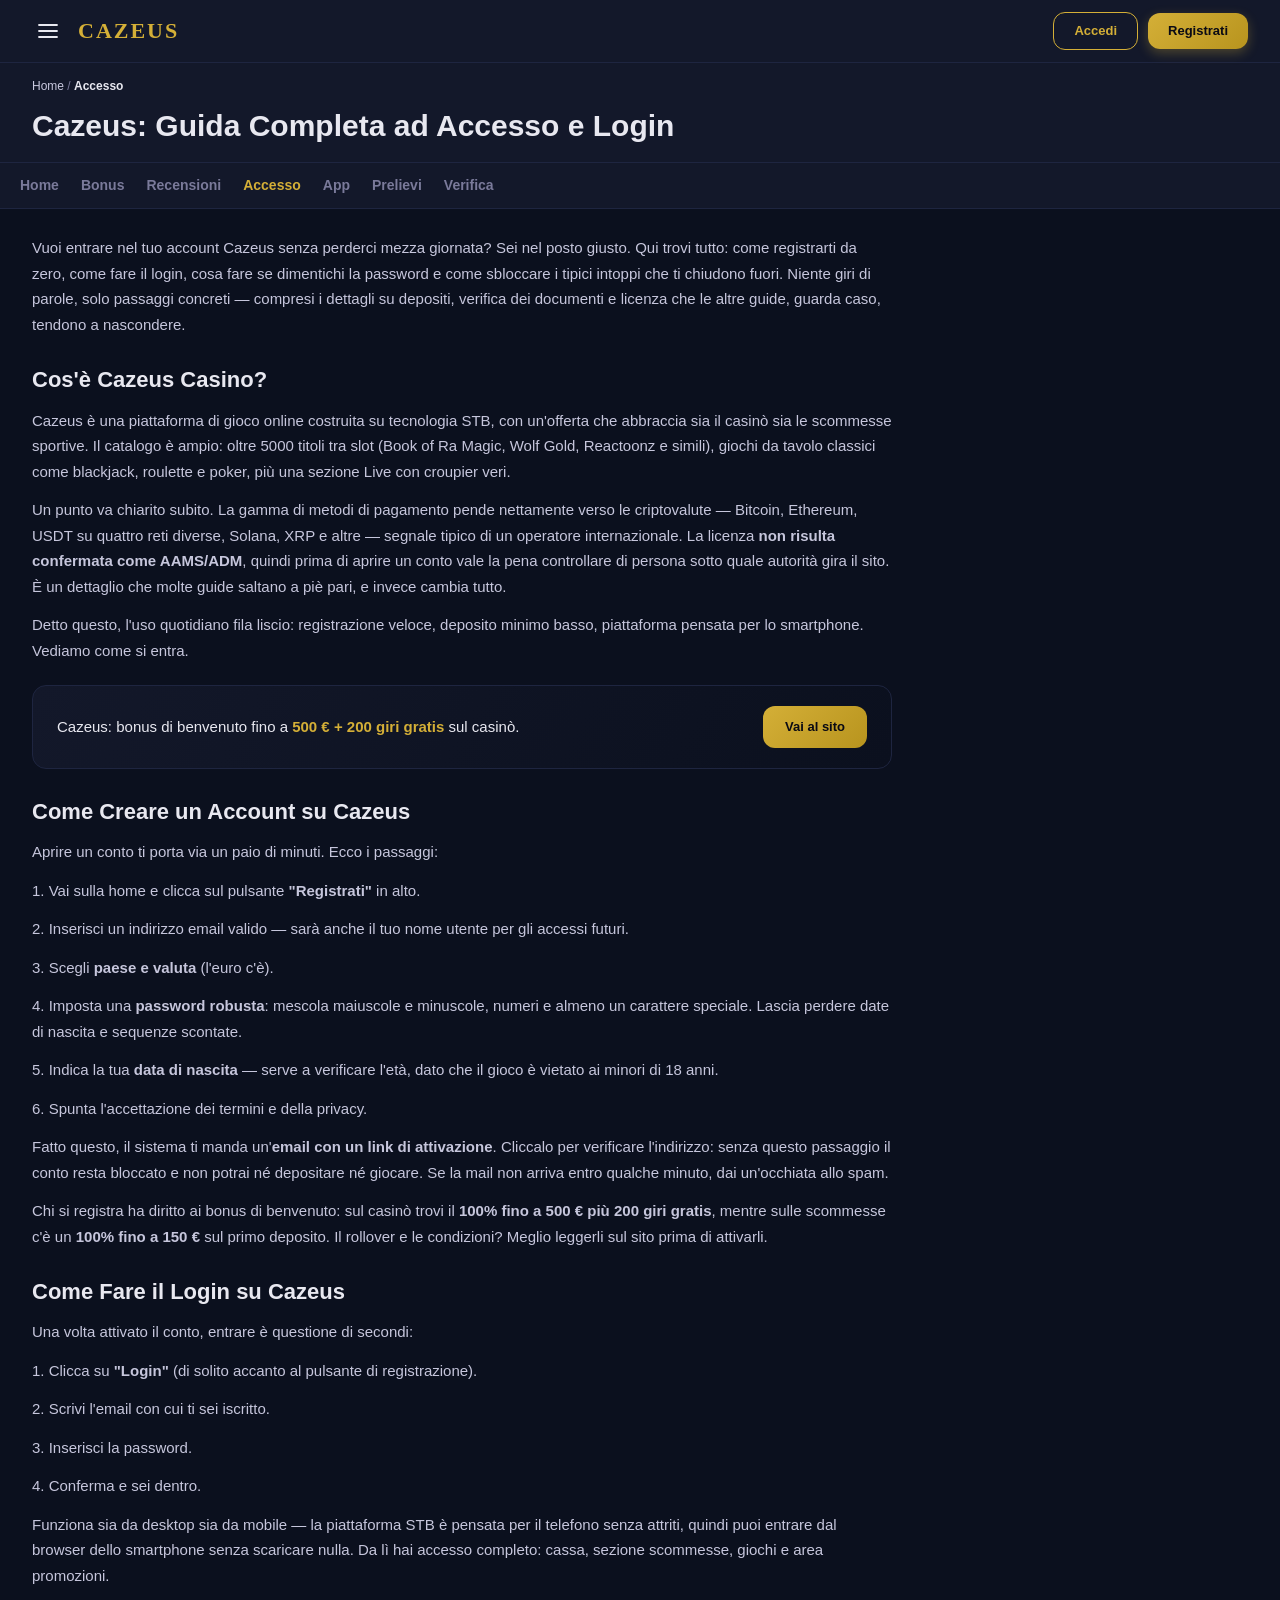
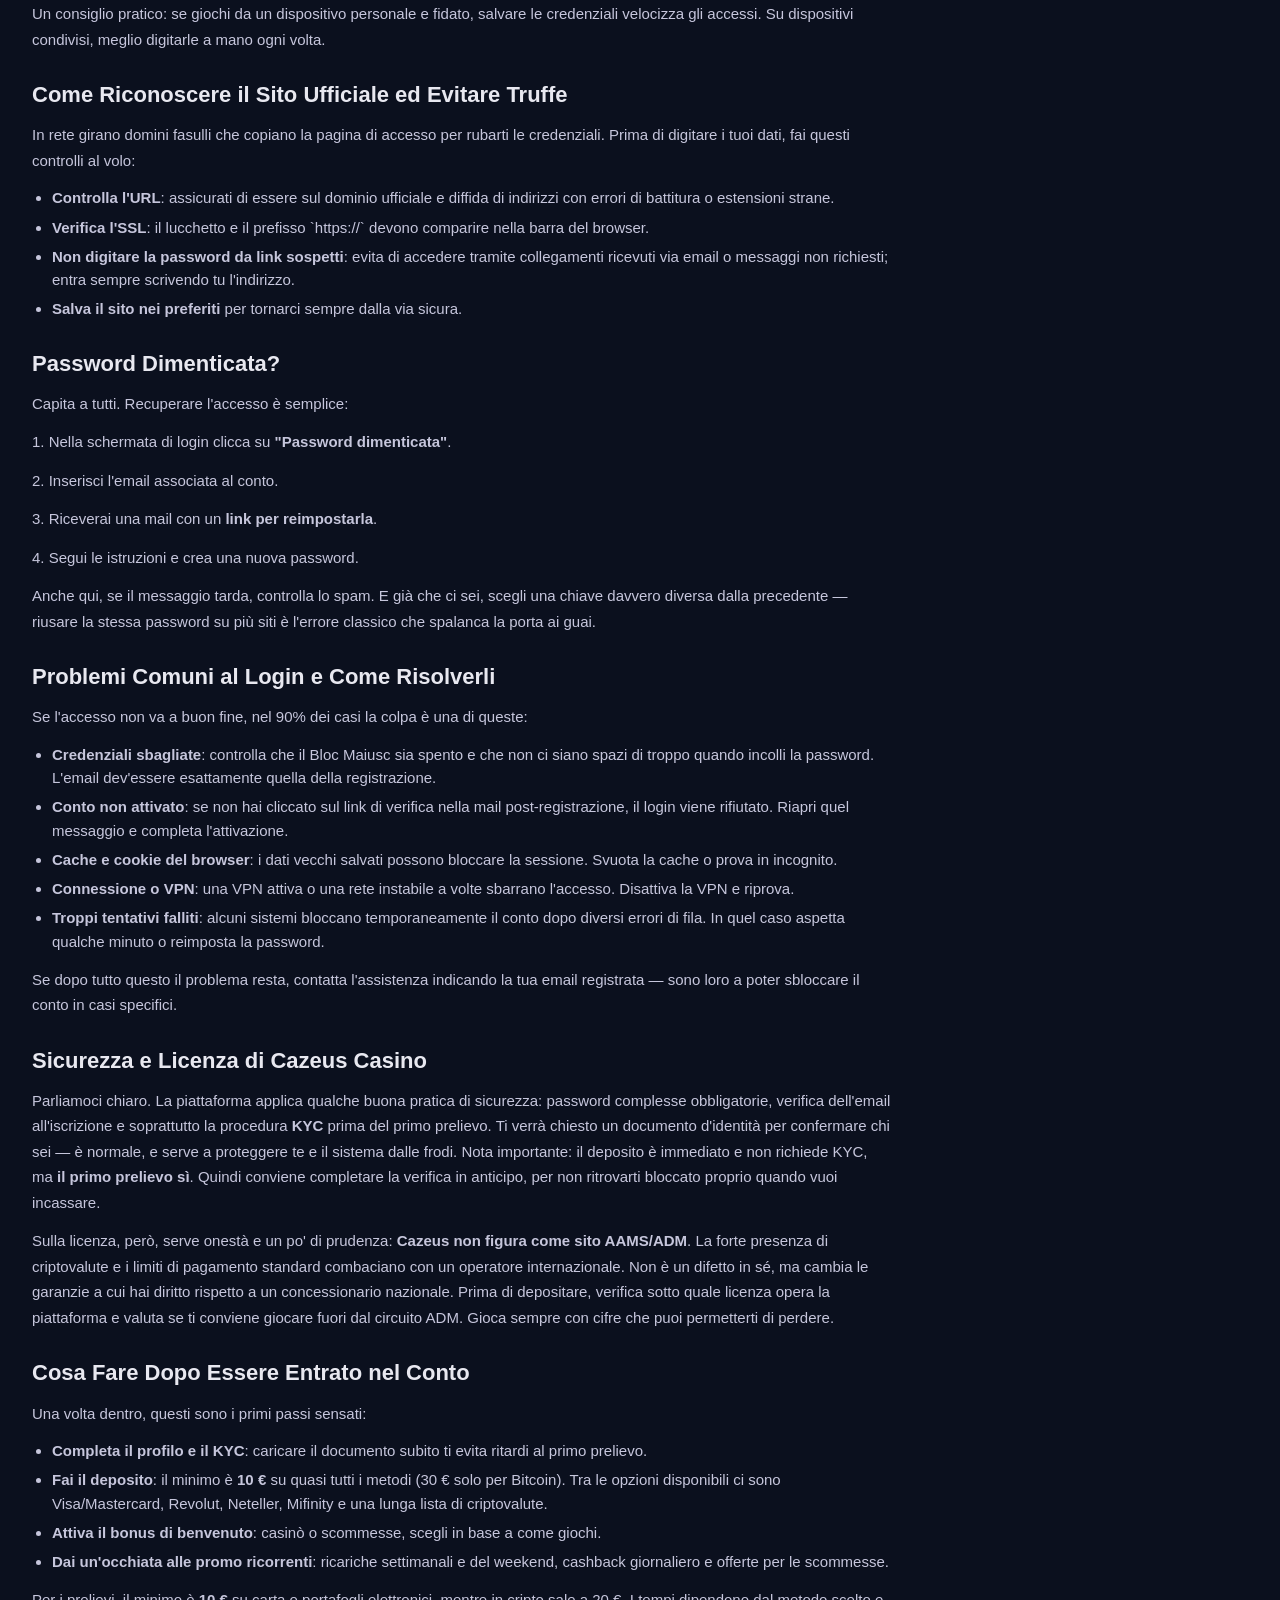
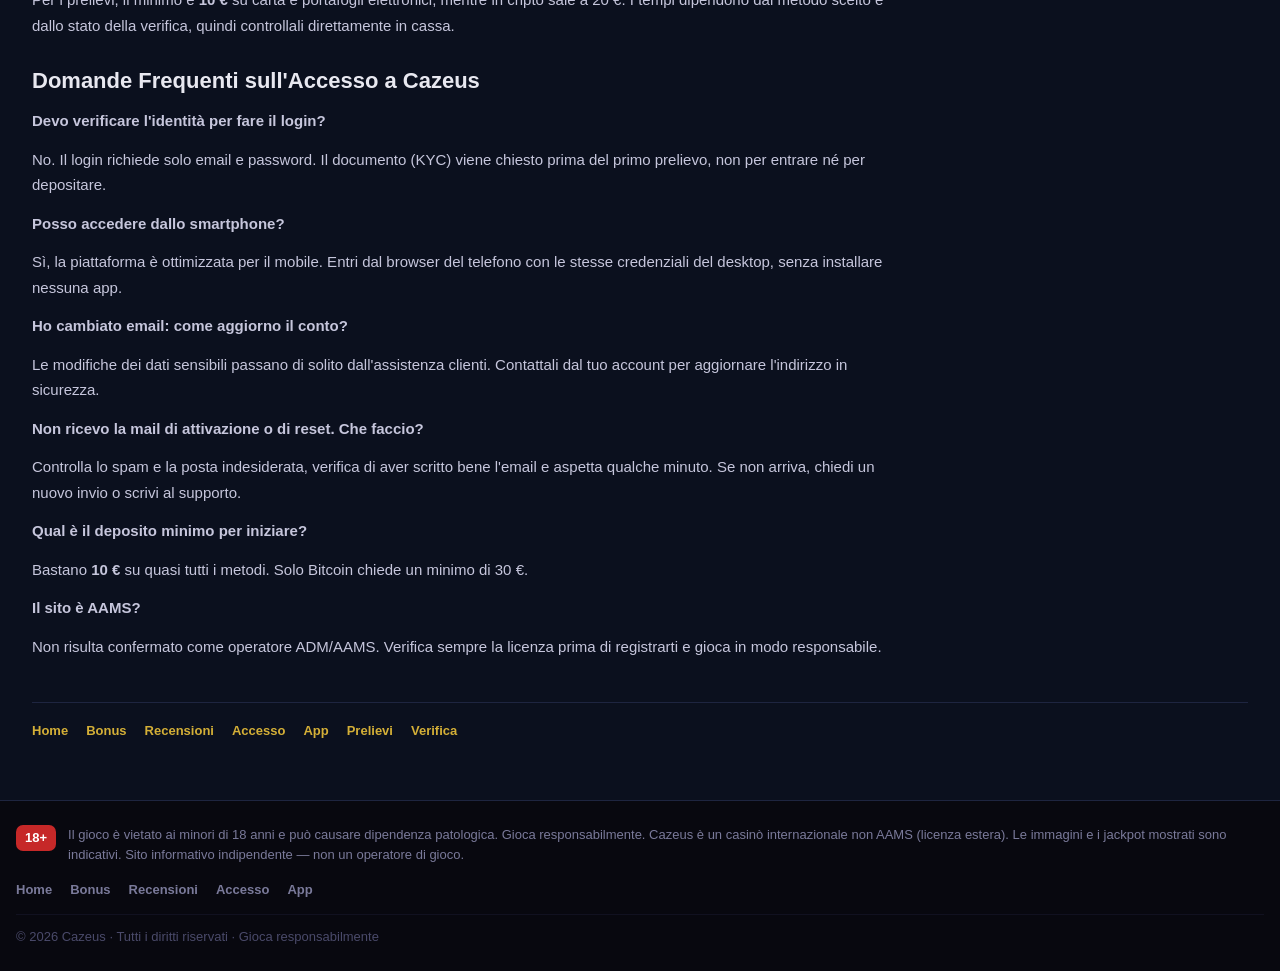
<file: accesso/index.html>
<!DOCTYPE html>
<html lang="it">
<head>
<meta charset="UTF-8">
<meta name="viewport" content="width=device-width, initial-scale=1">
<title>Cazeus Login: Guida ad Accesso e Registrazione</title>
<meta name="description" content="Scopri come registrarti e fare login su Cazeus, recuperare la password, risolvere problemi di accesso e verificare sicurezza, KYC e licenza.">
<link rel="icon" type="image/svg+xml" href="/assets/favicon.svg">
<link rel="stylesheet" href="/assets/style.css">
<link rel="canonical" href="https://ecomuseominiererosas.it/accesso/">
<link rel="alternate" hreflang="it-it" href="https://ecomuseominiererosas.it/accesso/">
<link rel="alternate" hreflang="x-default" href="https://ecomuseominiererosas.it/">
<style>
.subTop{background:var(--surface);border-bottom:1px solid var(--line)}
.crumbs{font-size:12px;color:var(--mut);padding:14px 0 0}.crumbs a{color:#c9c9df}.crumbs b{color:var(--ink)}
.subHero{padding:12px 0 18px}.subHero h1{color:var(--ink);font-size:30px;font-weight:800;line-height:1.2;max-width:820px}
.clusterNav{background:var(--surface);border-bottom:1px solid var(--line);position:sticky;top:0;z-index:20}
.clusterNavIn{display:flex;gap:6px 22px;flex-wrap:wrap;padding:12px 20px;font-size:14px}
.clusterNav a{color:var(--mut);font-weight:700}.clusterNav a:hover{color:var(--ink)}.clusterNav a.on{color:var(--gold)}
.article{max-width:860px;padding:26px 0 10px}
.article h2{font-size:22px;margin:26px 0 10px;color:var(--ink)}.article h3{font-size:17px;margin:18px 0 8px;color:var(--ink)}
.article p{color:#c6c6dc;margin-bottom:13px;line-height:1.7}
.article ul{margin:0 0 14px 20px}.article li{margin-bottom:6px;color:#c6c6dc}
.article a{color:var(--gold);font-weight:600}
.article .tbl{overflow-x:auto;margin:0 0 16px}
.article table{width:100%;border-collapse:collapse;font-size:14px}
.article th,.article td{border:1px solid var(--line);padding:9px 12px;text-align:left;color:#c6c6dc}
.article th{background:var(--surface);color:var(--ink);font-weight:700}
.article details.faq,.article blockquote.note{border:1px solid var(--line);border-radius:10px;padding:12px 16px;margin-bottom:10px;background:var(--surface)}
.article details.faq summary{font-weight:700;cursor:pointer;color:var(--ink)}.article details.faq p{margin:8px 0 0}
.article blockquote.note{border-left:3px solid var(--gold);border-radius:0 10px 10px 0}
.article blockquote.note>*:first-child{margin-top:0}.article blockquote.note p{margin:0 0 6px;color:#d5d5e6}.article blockquote.note ul{margin:6px 0 0 18px}
.stars{color:var(--gold);letter-spacing:1px;white-space:nowrap}
.ctaBox{background:linear-gradient(120deg,#13182a,#0b101e);border:1px solid var(--line);border-radius:14px;padding:20px 24px;margin:22px 0;display:flex;align-items:center;justify-content:space-between;gap:16px;flex-wrap:wrap}
.ctaBox b{color:var(--gold)}.ctaBox .btn{background:linear-gradient(135deg,#d4af37,#b8941e);color:#0a0a14;padding:11px 22px;border-radius:12px;font-weight:700}
.clusterFoot{display:flex;gap:8px 18px;flex-wrap:wrap;padding:18px 0;border-top:1px solid var(--line);font-size:13px;margin-top:20px}
.clusterFoot a{color:var(--gold);font-weight:600}
.appBox{background:var(--surface);border:1px solid var(--line);border-radius:16px;padding:20px 22px;margin:6px 0 24px}
.appHead{display:flex;gap:16px;align-items:center;flex-wrap:wrap}
.appIco{width:64px;height:64px;border-radius:16px;background:#fff;padding:8px;flex:none}
.appMeta{flex:1;min-width:220px}.appName{font-size:20px;font-weight:800;color:var(--ink)}
.appRate{font-size:13px;color:var(--green);margin:2px 0 12px}.appRate b{color:var(--gold)}
.appBtns{display:flex;gap:10px;flex-wrap:wrap}
.appBox .btn.appDl{background:linear-gradient(135deg,#d4af37,#b8941e);color:#0a0a14;padding:11px 18px;border-radius:12px;font-weight:700}
.appBox .btn.appDl.ios{background:transparent;border:1.5px solid var(--gold);color:var(--gold)}
.appSpec{width:100%;border-collapse:collapse;margin-top:18px;font-size:14px}
.appSpec td{border-top:1px solid var(--line);padding:10px 4px;color:#c6c6dc}.appSpec td:first-child{color:var(--mut);width:42%}
.reviews{display:grid;grid-template-columns:1fr 1fr;gap:12px;margin:6px 0 20px}
.rvw{background:var(--surface);border:1px solid var(--line);border-radius:12px;padding:14px 16px}
.rvw-h{display:flex;justify-content:space-between;align-items:center;margin-bottom:7px;gap:8px}
.rvw-n{font-weight:700;color:var(--ink)}.rvw-s{color:var(--gold);font-size:13px;letter-spacing:1px;white-space:nowrap}
.rvw-t{color:#c6c6dc;font-size:14px;margin:0;line-height:1.6}
@media(max-width:640px){.reviews{grid-template-columns:1fr}}
.promoWrap{margin:8px 0 24px}
.promoGroupT{font-size:12px;text-transform:uppercase;letter-spacing:.06em;color:var(--mut);font-weight:800;margin:16px 0 10px}
.promoGrid{display:grid;grid-template-columns:repeat(3,1fr);gap:12px}
.promoTile{display:block;border-radius:14px;overflow:hidden;border:1px solid var(--line);background:var(--surface);transition:.15s}
.promoTile:hover{transform:translateY(-2px);border-color:var(--gold);box-shadow:0 8px 22px rgba(0,0,0,.45)}
.promoTile img{display:block;width:100%;height:auto}
@media(max-width:840px){.promoGrid{grid-template-columns:repeat(2,1fr)}}
@media(max-width:520px){.promoGrid{grid-template-columns:1fr}}
</style>
<script type="application/ld+json">{"@context": "https://schema.org", "@type": "BreadcrumbList", "itemListElement": [{"@type": "ListItem", "position": 1, "name": "Home", "item": "https://ecomuseominiererosas.it/"}, {"@type": "ListItem", "position": 2, "name": "Cazeus: Guida Completa ad Accesso e Login", "item": "https://ecomuseominiererosas.it/accesso/"}]}</script>
</head>
<body>
<header class="header-wrapper">
  <div class="header-container wrap">
    <div class="stb-header">
      <div class="header__nav">
        <button class="nav-control" type="button" aria-label="Apri il menu">
          <svg width="24" height="24" viewBox="0 0 24 24" fill="none" aria-hidden="true">
            <line x1="3" y1="6" x2="21" y2="6" stroke="currentColor" stroke-width="1.8" stroke-linecap="round"></line>
            <line x1="3" y1="12" x2="21" y2="12" stroke="currentColor" stroke-width="1.8" stroke-linecap="round"></line>
            <line x1="3" y1="18" x2="21" y2="18" stroke="currentColor" stroke-width="1.8" stroke-linecap="round"></line>
          </svg>
        </button>
        <a class="stb-logo" href="/">CAZEUS</a>
      </div>
      <div class="header__actions">
        <a class="btn btn--secondary" data-aff href="https://api.ecomuseominiererosas.it/login">Accedi</a>
        <a class="btn btn--primary" data-aff href="https://api.ecomuseominiererosas.it/login">Registrati</a>
      </div>
    </div>
  </div>
</header>
<section class="subTop"><div class="wrap">
  <div class="crumbs"><a href="/">Home</a> / <b>Accesso</b></div>
  <div class="subHero"><h1>Cazeus: Guida Completa ad Accesso e Login</h1></div>
</div></section>
<div class="clusterNav"><div class="wrap clusterNavIn"><a href="/">Home</a><a href="/bonus/">Bonus</a><a href="/recensioni/">Recensioni</a><a href="/accesso/" class="on">Accesso</a><a href="/app/">App</a><a href="/prelievi/">Prelievi</a><a href="/verifica/">Verifica</a></div></div>
<main class="wrap">
  <article class="article">
<p>Vuoi entrare nel tuo account Cazeus senza perderci mezza giornata? Sei nel posto giusto. Qui trovi tutto: come registrarti da zero, come fare il login, cosa fare se dimentichi la password e come sbloccare i tipici intoppi che ti chiudono fuori. Niente giri di parole, solo passaggi concreti — compresi i dettagli su depositi, verifica dei documenti e licenza che le altre guide, guarda caso, tendono a nascondere.</p>
<h2>Cos&#x27;è Cazeus Casino?</h2>
<p>Cazeus è una piattaforma di gioco online costruita su tecnologia STB, con un&#x27;offerta che abbraccia sia il casinò sia le scommesse sportive. Il catalogo è ampio: oltre 5000 titoli tra slot (Book of Ra Magic, Wolf Gold, Reactoonz e simili), giochi da tavolo classici come blackjack, roulette e poker, più una sezione Live con croupier veri.</p>
<p>Un punto va chiarito subito. La gamma di metodi di pagamento pende nettamente verso le criptovalute — Bitcoin, Ethereum, USDT su quattro reti diverse, Solana, XRP e altre — segnale tipico di un operatore internazionale. La licenza <b>non risulta confermata come AAMS/ADM</b>, quindi prima di aprire un conto vale la pena controllare di persona sotto quale autorità gira il sito. È un dettaglio che molte guide saltano a piè pari, e invece cambia tutto.</p>
<p>Detto questo, l&#x27;uso quotidiano fila liscio: registrazione veloce, deposito minimo basso, piattaforma pensata per lo smartphone. Vediamo come si entra.</p>
<div class="ctaBox"><div>Cazeus: bonus di benvenuto fino a <b>500 € + 200 giri gratis</b> sul casinò.</div><a class="btn" href="https://api.ecomuseominiererosas.it/login">Vai al sito</a></div><h2>Come Creare un Account su Cazeus</h2>
<p>Aprire un conto ti porta via un paio di minuti. Ecco i passaggi:</p>
<p>1. Vai sulla home e clicca sul pulsante <b>&quot;Registrati&quot;</b> in alto.</p>
<p>2. Inserisci un indirizzo email valido — sarà anche il tuo nome utente per gli accessi futuri.</p>
<p>3. Scegli <b>paese e valuta</b> (l&#x27;euro c&#x27;è).</p>
<p>4. Imposta una <b>password robusta</b>: mescola maiuscole e minuscole, numeri e almeno un carattere speciale. Lascia perdere date di nascita e sequenze scontate.</p>
<p>5. Indica la tua <b>data di nascita</b> — serve a verificare l&#x27;età, dato che il gioco è vietato ai minori di 18 anni.</p>
<p>6. Spunta l&#x27;accettazione dei termini e della privacy.</p>
<p>Fatto questo, il sistema ti manda un&#x27;<b>email con un link di attivazione</b>. Cliccalo per verificare l&#x27;indirizzo: senza questo passaggio il conto resta bloccato e non potrai né depositare né giocare. Se la mail non arriva entro qualche minuto, dai un&#x27;occhiata allo spam.</p>
<p>Chi si registra ha diritto ai bonus di benvenuto: sul casinò trovi il <b>100% fino a 500 € più 200 giri gratis</b>, mentre sulle scommesse c&#x27;è un <b>100% fino a 150 €</b> sul primo deposito. Il rollover e le condizioni? Meglio leggerli sul sito prima di attivarli.</p>
<h2>Come Fare il Login su Cazeus</h2>
<p>Una volta attivato il conto, entrare è questione di secondi:</p>
<p>1. Clicca su <b>&quot;Login&quot;</b> (di solito accanto al pulsante di registrazione).</p>
<p>2. Scrivi l&#x27;email con cui ti sei iscritto.</p>
<p>3. Inserisci la password.</p>
<p>4. Conferma e sei dentro.</p>
<p>Funziona sia da desktop sia da mobile — la piattaforma STB è pensata per il telefono senza attriti, quindi puoi entrare dal browser dello smartphone senza scaricare nulla. Da lì hai accesso completo: cassa, sezione scommesse, giochi e area promozioni.</p>
<p>Un consiglio pratico: se giochi da un dispositivo personale e fidato, salvare le credenziali velocizza gli accessi. Su dispositivi condivisi, meglio digitarle a mano ogni volta.</p>
<h2>Come Riconoscere il Sito Ufficiale ed Evitare Truffe</h2>
<p>In rete girano domini fasulli che copiano la pagina di accesso per rubarti le credenziali. Prima di digitare i tuoi dati, fai questi controlli al volo:</p>
<ul><li><b>Controlla l&#x27;URL</b>: assicurati di essere sul dominio ufficiale e diffida di indirizzi con errori di battitura o estensioni strane.</li><li><b>Verifica l&#x27;SSL</b>: il lucchetto e il prefisso `https://` devono comparire nella barra del browser.</li><li><b>Non digitare la password da link sospetti</b>: evita di accedere tramite collegamenti ricevuti via email o messaggi non richiesti; entra sempre scrivendo tu l&#x27;indirizzo.</li><li><b>Salva il sito nei preferiti</b> per tornarci sempre dalla via sicura.</li></ul>
<h2>Password Dimenticata?</h2>
<p>Capita a tutti. Recuperare l&#x27;accesso è semplice:</p>
<p>1. Nella schermata di login clicca su <b>&quot;Password dimenticata&quot;</b>.</p>
<p>2. Inserisci l&#x27;email associata al conto.</p>
<p>3. Riceverai una mail con un <b>link per reimpostarla</b>.</p>
<p>4. Segui le istruzioni e crea una nuova password.</p>
<p>Anche qui, se il messaggio tarda, controlla lo spam. E già che ci sei, scegli una chiave davvero diversa dalla precedente — riusare la stessa password su più siti è l&#x27;errore classico che spalanca la porta ai guai.</p>
<h2>Problemi Comuni al Login e Come Risolverli</h2>
<p>Se l&#x27;accesso non va a buon fine, nel 90% dei casi la colpa è una di queste:</p>
<ul><li><b>Credenziali sbagliate</b>: controlla che il Bloc Maiusc sia spento e che non ci siano spazi di troppo quando incolli la password. L&#x27;email dev&#x27;essere esattamente quella della registrazione.</li><li><b>Conto non attivato</b>: se non hai cliccato sul link di verifica nella mail post-registrazione, il login viene rifiutato. Riapri quel messaggio e completa l&#x27;attivazione.</li><li><b>Cache e cookie del browser</b>: i dati vecchi salvati possono bloccare la sessione. Svuota la cache o prova in incognito.</li><li><b>Connessione o VPN</b>: una VPN attiva o una rete instabile a volte sbarrano l&#x27;accesso. Disattiva la VPN e riprova.</li><li><b>Troppi tentativi falliti</b>: alcuni sistemi bloccano temporaneamente il conto dopo diversi errori di fila. In quel caso aspetta qualche minuto o reimposta la password.</li></ul>
<p>Se dopo tutto questo il problema resta, contatta l&#x27;assistenza indicando la tua email registrata — sono loro a poter sbloccare il conto in casi specifici.</p>
<h2>Sicurezza e Licenza di Cazeus Casino</h2>
<p>Parliamoci chiaro. La piattaforma applica qualche buona pratica di sicurezza: password complesse obbligatorie, verifica dell&#x27;email all&#x27;iscrizione e soprattutto la procedura <b>KYC</b> prima del primo prelievo. Ti verrà chiesto un documento d&#x27;identità per confermare chi sei — è normale, e serve a proteggere te e il sistema dalle frodi. Nota importante: il deposito è immediato e non richiede KYC, ma <b>il primo prelievo sì</b>. Quindi conviene completare la verifica in anticipo, per non ritrovarti bloccato proprio quando vuoi incassare.</p>
<p>Sulla licenza, però, serve onestà e un po&#x27; di prudenza: <b>Cazeus non figura come sito AAMS/ADM</b>. La forte presenza di criptovalute e i limiti di pagamento standard combaciano con un operatore internazionale. Non è un difetto in sé, ma cambia le garanzie a cui hai diritto rispetto a un concessionario nazionale. Prima di depositare, verifica sotto quale licenza opera la piattaforma e valuta se ti conviene giocare fuori dal circuito ADM. Gioca sempre con cifre che puoi permetterti di perdere.</p>
<h2>Cosa Fare Dopo Essere Entrato nel Conto</h2>
<p>Una volta dentro, questi sono i primi passi sensati:</p>
<ul><li><b>Completa il profilo e il KYC</b>: caricare il documento subito ti evita ritardi al primo prelievo.</li><li><b>Fai il deposito</b>: il minimo è <b>10 €</b> su quasi tutti i metodi (30 € solo per Bitcoin). Tra le opzioni disponibili ci sono Visa/Mastercard, Revolut, Neteller, Mifinity e una lunga lista di criptovalute.</li><li><b>Attiva il bonus di benvenuto</b>: casinò o scommesse, scegli in base a come giochi.</li><li><b>Dai un&#x27;occhiata alle promo ricorrenti</b>: ricariche settimanali e del weekend, cashback giornaliero e offerte per le scommesse.</li></ul>
<p>Per i prelievi, il minimo è <b>10 €</b> su carta e portafogli elettronici, mentre in cripto sale a 20 €. I tempi dipendono dal metodo scelto e dallo stato della verifica, quindi controllali direttamente in cassa.</p>
<h2>Domande Frequenti sull&#x27;Accesso a Cazeus</h2>
<p><b>Devo verificare l&#x27;identità per fare il login?</b></p>
<p>No. Il login richiede solo email e password. Il documento (KYC) viene chiesto prima del primo prelievo, non per entrare né per depositare.</p>
<p><b>Posso accedere dallo smartphone?</b></p>
<p>Sì, la piattaforma è ottimizzata per il mobile. Entri dal browser del telefono con le stesse credenziali del desktop, senza installare nessuna app.</p>
<p><b>Ho cambiato email: come aggiorno il conto?</b></p>
<p>Le modifiche dei dati sensibili passano di solito dall&#x27;assistenza clienti. Contattali dal tuo account per aggiornare l&#x27;indirizzo in sicurezza.</p>
<p><b>Non ricevo la mail di attivazione o di reset. Che faccio?</b></p>
<p>Controlla lo spam e la posta indesiderata, verifica di aver scritto bene l&#x27;email e aspetta qualche minuto. Se non arriva, chiedi un nuovo invio o scrivi al supporto.</p>
<p><b>Qual è il deposito minimo per iniziare?</b></p>
<p>Bastano <b>10 €</b> su quasi tutti i metodi. Solo Bitcoin chiede un minimo di 30 €.</p>
<p><b>Il sito è AAMS?</b></p>
<p>Non risulta confermato come operatore ADM/AAMS. Verifica sempre la licenza prima di registrarti e gioca in modo responsabile.</p>
  </article>
  <div class="clusterFoot"><a href="/">Home</a><a href="/bonus/">Bonus</a><a href="/recensioni/">Recensioni</a><a href="/accesso/">Accesso</a><a href="/app/">App</a><a href="/prelievi/">Prelievi</a><a href="/verifica/">Verifica</a></div>
</main>
<footer>
  <div class="fwrap">
    <div class="comp">
      <span class="age">18+</span>
      <span>Il gioco è vietato ai minori di 18 anni e può causare dipendenza patologica. Gioca responsabilmente. Cazeus è un casinò internazionale non AAMS (licenza estera). Le immagini e i jackpot mostrati sono indicativi. Sito informativo indipendente — non un operatore di gioco.</span>
    </div>
    <nav class="cluster-foot"><a href="/">Home</a><a href="/bonus/">Bonus</a><a href="/recensioni/">Recensioni</a><a href="/accesso/">Accesso</a><a href="/app/">App</a></nav>
    <div class="low">© 2026 Cazeus · Tutti i diritti riservati · Gioca responsabilmente</div>
  </div>
</footer>
</body>
</html>
</file>
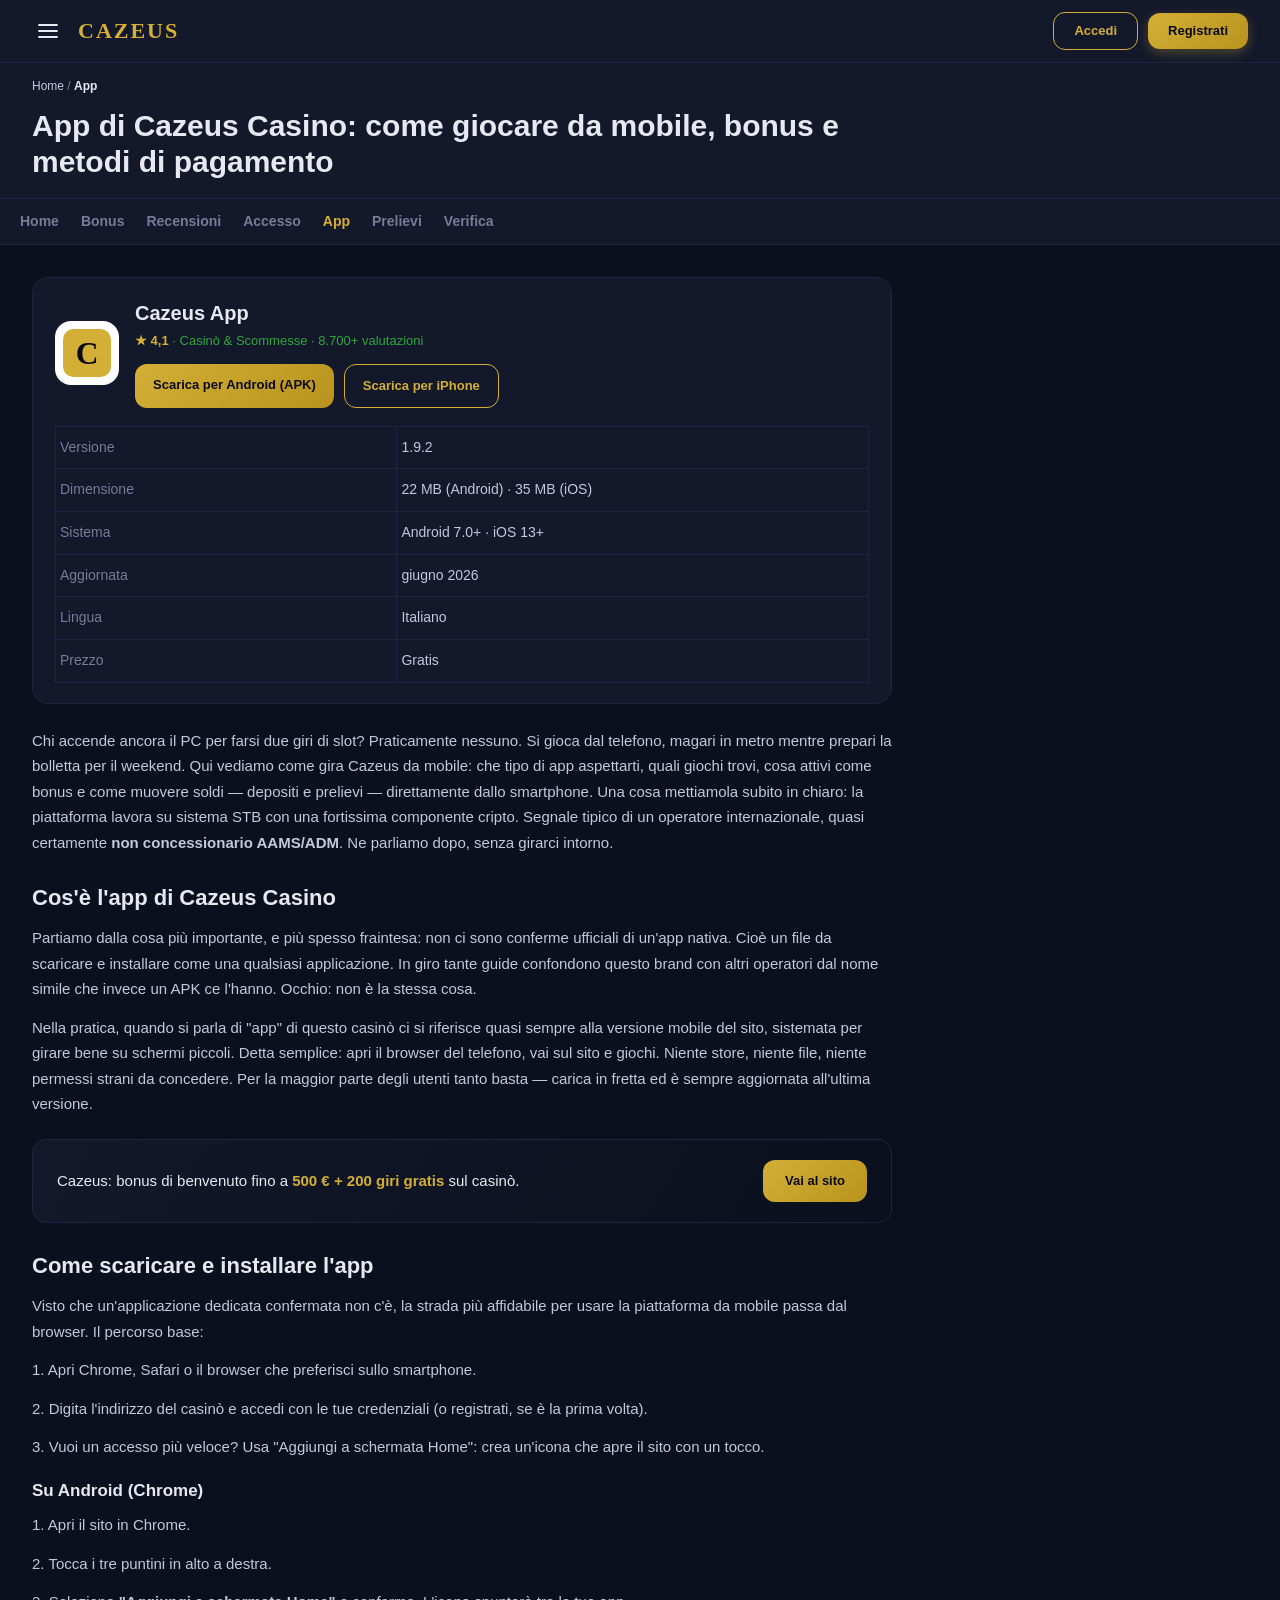
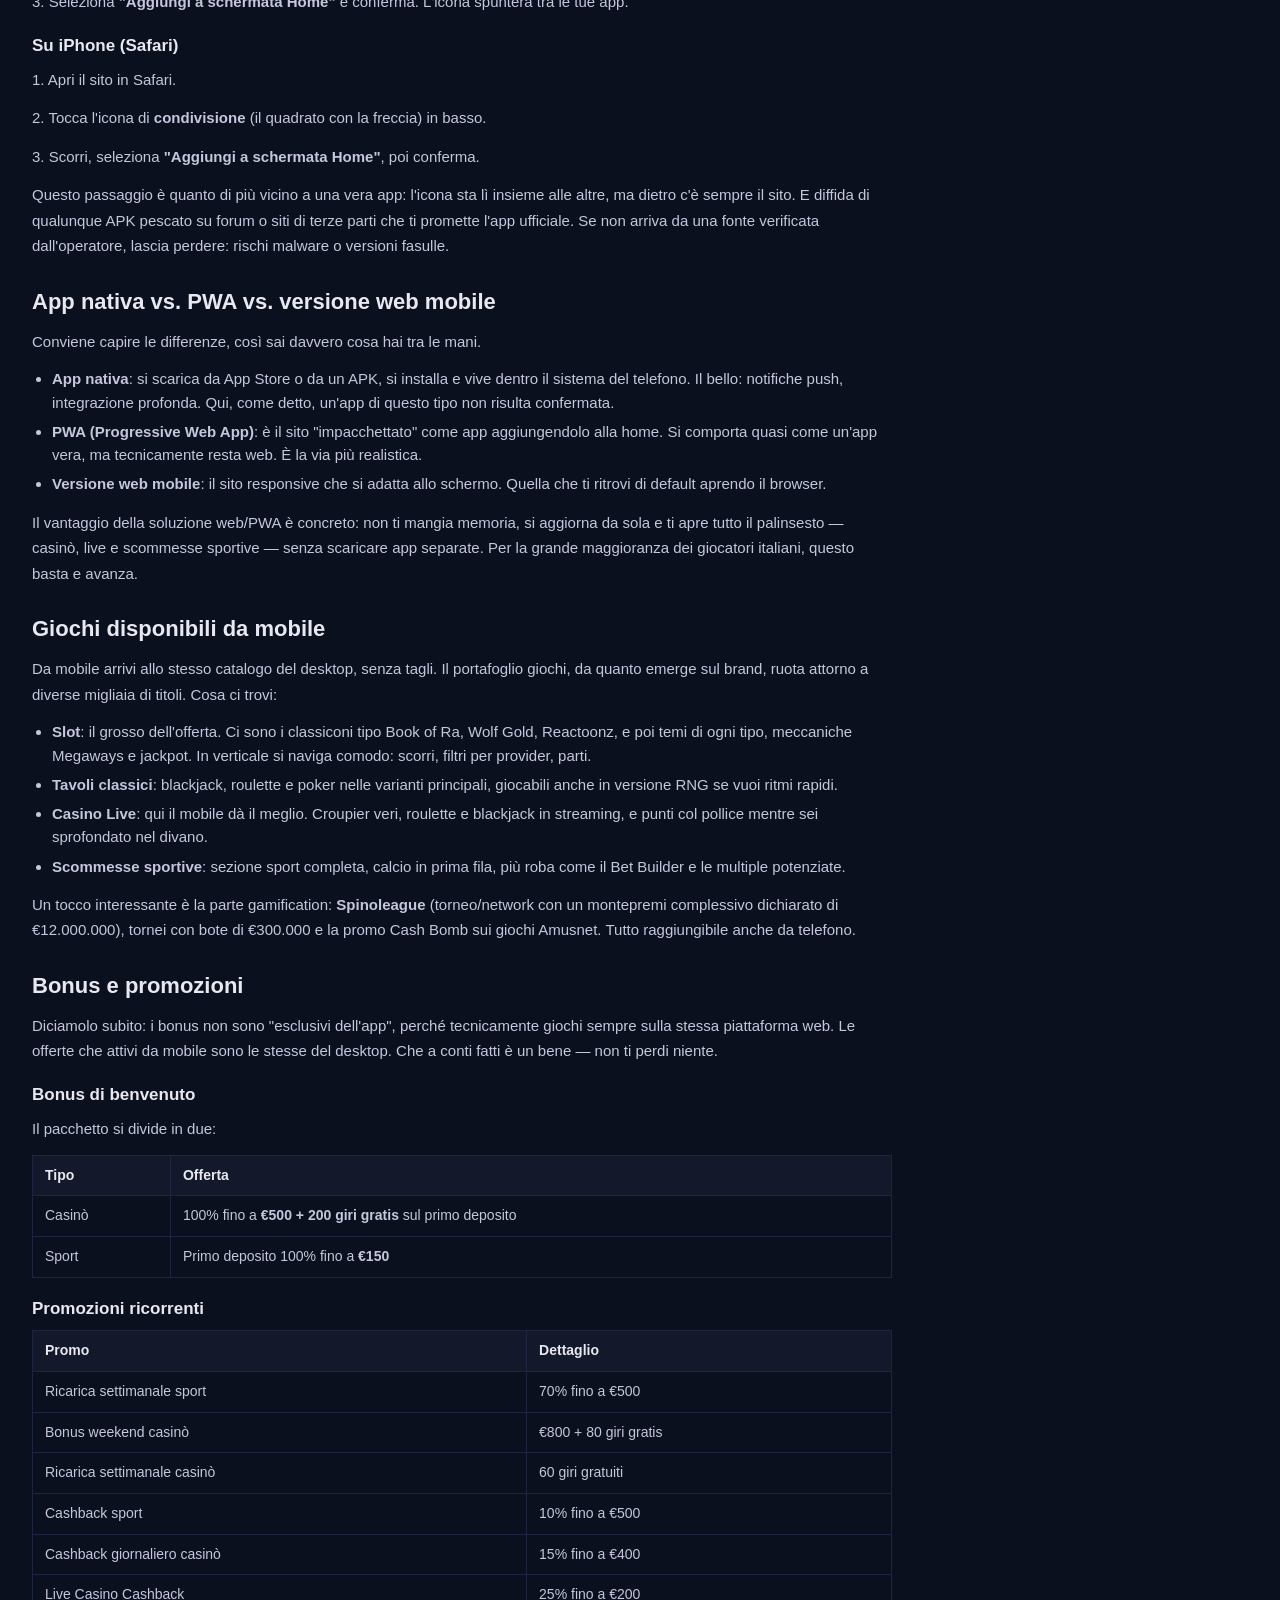
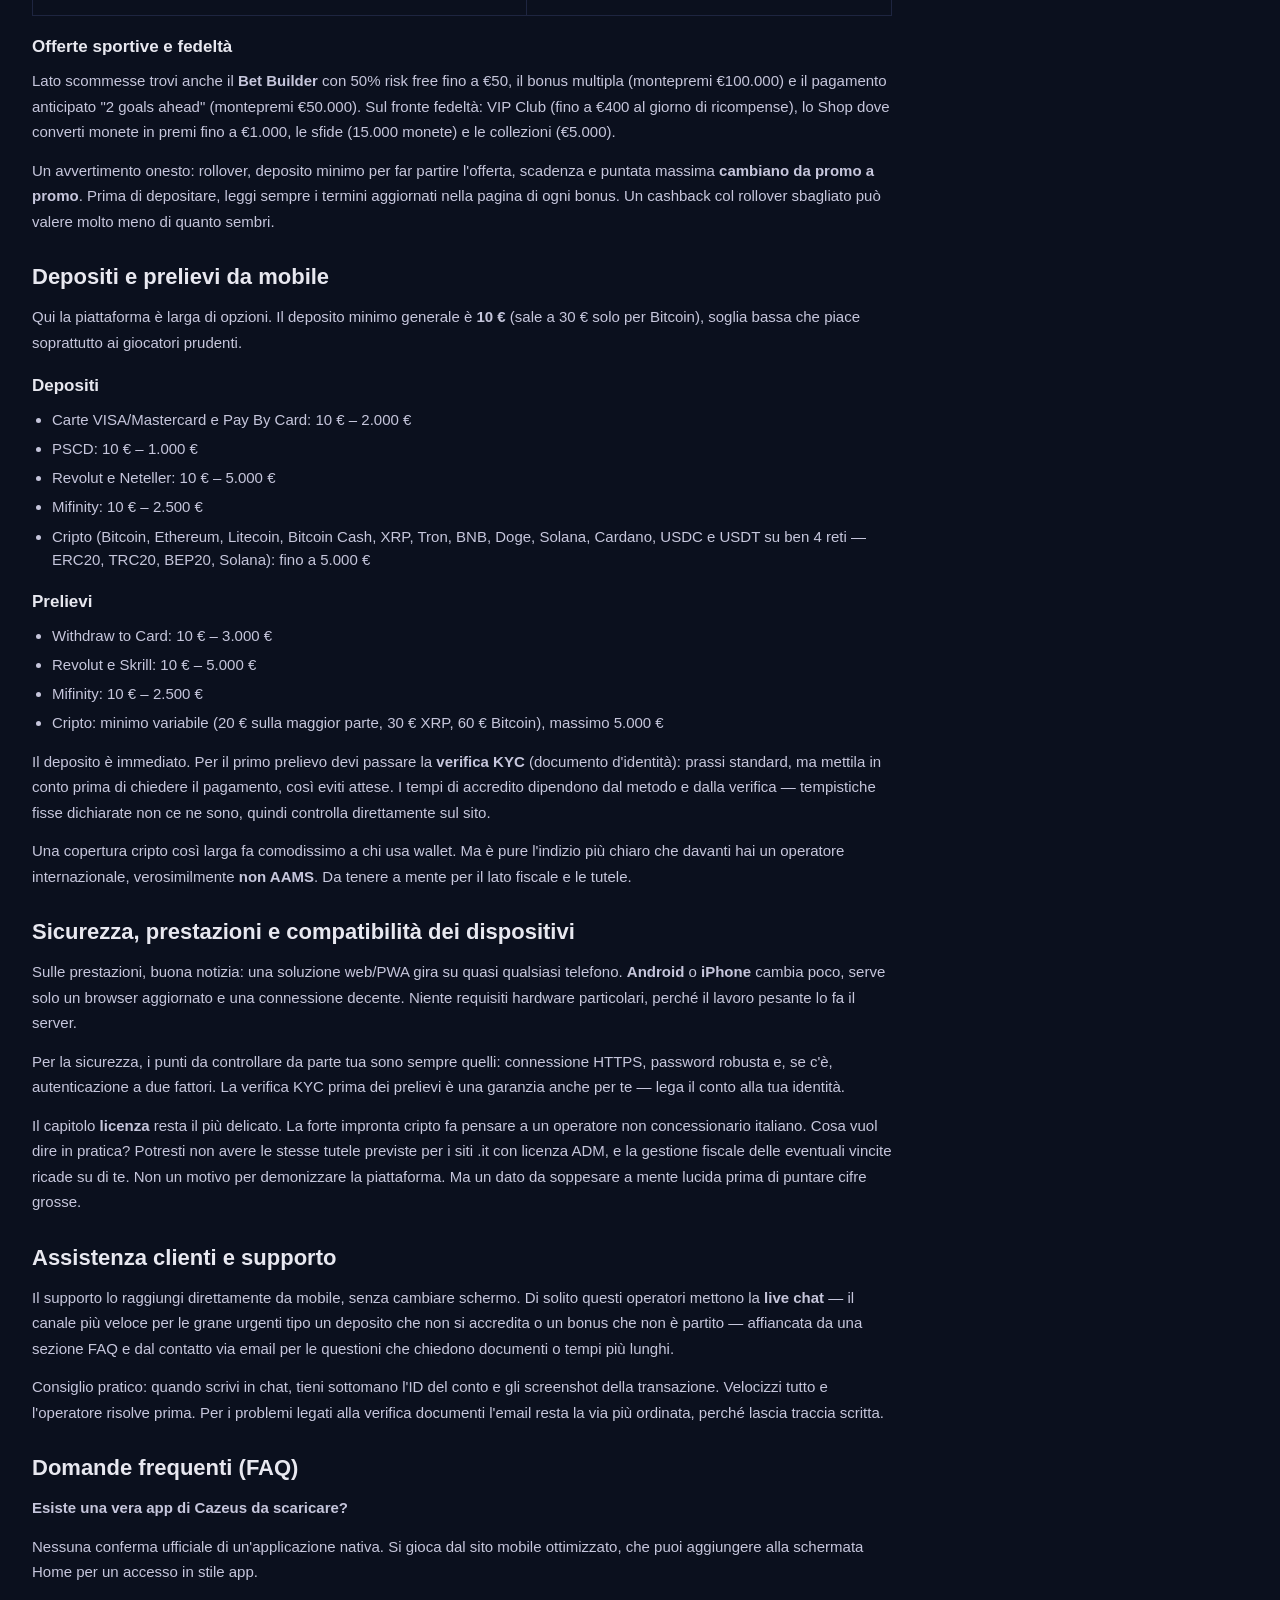
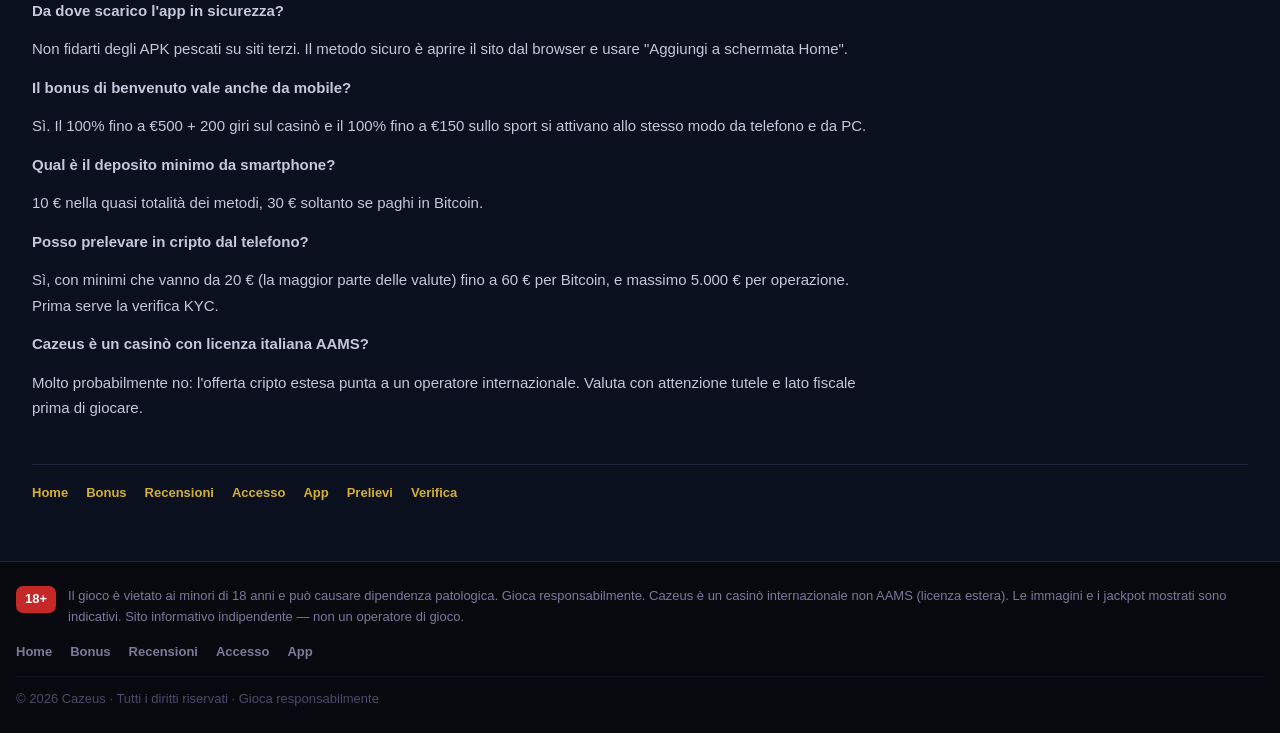
<file: app/index.html>
<!DOCTYPE html>
<html lang="it">
<head>
<meta charset="UTF-8">
<meta name="viewport" content="width=device-width, initial-scale=1">
<title>Cazeus Casino da mobile: app, bonus e pagamenti</title>
<meta name="description" content="Scopri come usare Cazeus Casino da mobile: sito/PWA, bonus, giochi, depositi e prelievi anche cripto, con note su sicurezza e licenza AAMS.">
<link rel="icon" type="image/svg+xml" href="/assets/favicon.svg">
<link rel="stylesheet" href="/assets/style.css">
<link rel="canonical" href="https://ecomuseominiererosas.it/app/">
<link rel="alternate" hreflang="it-it" href="https://ecomuseominiererosas.it/app/">
<link rel="alternate" hreflang="x-default" href="https://ecomuseominiererosas.it/">
<style>
.subTop{background:var(--surface);border-bottom:1px solid var(--line)}
.crumbs{font-size:12px;color:var(--mut);padding:14px 0 0}.crumbs a{color:#c9c9df}.crumbs b{color:var(--ink)}
.subHero{padding:12px 0 18px}.subHero h1{color:var(--ink);font-size:30px;font-weight:800;line-height:1.2;max-width:820px}
.clusterNav{background:var(--surface);border-bottom:1px solid var(--line);position:sticky;top:0;z-index:20}
.clusterNavIn{display:flex;gap:6px 22px;flex-wrap:wrap;padding:12px 20px;font-size:14px}
.clusterNav a{color:var(--mut);font-weight:700}.clusterNav a:hover{color:var(--ink)}.clusterNav a.on{color:var(--gold)}
.article{max-width:860px;padding:26px 0 10px}
.article h2{font-size:22px;margin:26px 0 10px;color:var(--ink)}.article h3{font-size:17px;margin:18px 0 8px;color:var(--ink)}
.article p{color:#c6c6dc;margin-bottom:13px;line-height:1.7}
.article ul{margin:0 0 14px 20px}.article li{margin-bottom:6px;color:#c6c6dc}
.article a{color:var(--gold);font-weight:600}
.article .tbl{overflow-x:auto;margin:0 0 16px}
.article table{width:100%;border-collapse:collapse;font-size:14px}
.article th,.article td{border:1px solid var(--line);padding:9px 12px;text-align:left;color:#c6c6dc}
.article th{background:var(--surface);color:var(--ink);font-weight:700}
.article details.faq,.article blockquote.note{border:1px solid var(--line);border-radius:10px;padding:12px 16px;margin-bottom:10px;background:var(--surface)}
.article details.faq summary{font-weight:700;cursor:pointer;color:var(--ink)}.article details.faq p{margin:8px 0 0}
.article blockquote.note{border-left:3px solid var(--gold);border-radius:0 10px 10px 0}
.article blockquote.note>*:first-child{margin-top:0}.article blockquote.note p{margin:0 0 6px;color:#d5d5e6}.article blockquote.note ul{margin:6px 0 0 18px}
.stars{color:var(--gold);letter-spacing:1px;white-space:nowrap}
.ctaBox{background:linear-gradient(120deg,#13182a,#0b101e);border:1px solid var(--line);border-radius:14px;padding:20px 24px;margin:22px 0;display:flex;align-items:center;justify-content:space-between;gap:16px;flex-wrap:wrap}
.ctaBox b{color:var(--gold)}.ctaBox .btn{background:linear-gradient(135deg,#d4af37,#b8941e);color:#0a0a14;padding:11px 22px;border-radius:12px;font-weight:700}
.clusterFoot{display:flex;gap:8px 18px;flex-wrap:wrap;padding:18px 0;border-top:1px solid var(--line);font-size:13px;margin-top:20px}
.clusterFoot a{color:var(--gold);font-weight:600}
.appBox{background:var(--surface);border:1px solid var(--line);border-radius:16px;padding:20px 22px;margin:6px 0 24px}
.appHead{display:flex;gap:16px;align-items:center;flex-wrap:wrap}
.appIco{width:64px;height:64px;border-radius:16px;background:#fff;padding:8px;flex:none}
.appMeta{flex:1;min-width:220px}.appName{font-size:20px;font-weight:800;color:var(--ink)}
.appRate{font-size:13px;color:var(--green);margin:2px 0 12px}.appRate b{color:var(--gold)}
.appBtns{display:flex;gap:10px;flex-wrap:wrap}
.appBox .btn.appDl{background:linear-gradient(135deg,#d4af37,#b8941e);color:#0a0a14;padding:11px 18px;border-radius:12px;font-weight:700}
.appBox .btn.appDl.ios{background:transparent;border:1.5px solid var(--gold);color:var(--gold)}
.appSpec{width:100%;border-collapse:collapse;margin-top:18px;font-size:14px}
.appSpec td{border-top:1px solid var(--line);padding:10px 4px;color:#c6c6dc}.appSpec td:first-child{color:var(--mut);width:42%}
.reviews{display:grid;grid-template-columns:1fr 1fr;gap:12px;margin:6px 0 20px}
.rvw{background:var(--surface);border:1px solid var(--line);border-radius:12px;padding:14px 16px}
.rvw-h{display:flex;justify-content:space-between;align-items:center;margin-bottom:7px;gap:8px}
.rvw-n{font-weight:700;color:var(--ink)}.rvw-s{color:var(--gold);font-size:13px;letter-spacing:1px;white-space:nowrap}
.rvw-t{color:#c6c6dc;font-size:14px;margin:0;line-height:1.6}
@media(max-width:640px){.reviews{grid-template-columns:1fr}}
.promoWrap{margin:8px 0 24px}
.promoGroupT{font-size:12px;text-transform:uppercase;letter-spacing:.06em;color:var(--mut);font-weight:800;margin:16px 0 10px}
.promoGrid{display:grid;grid-template-columns:repeat(3,1fr);gap:12px}
.promoTile{display:block;border-radius:14px;overflow:hidden;border:1px solid var(--line);background:var(--surface);transition:.15s}
.promoTile:hover{transform:translateY(-2px);border-color:var(--gold);box-shadow:0 8px 22px rgba(0,0,0,.45)}
.promoTile img{display:block;width:100%;height:auto}
@media(max-width:840px){.promoGrid{grid-template-columns:repeat(2,1fr)}}
@media(max-width:520px){.promoGrid{grid-template-columns:1fr}}
</style>
<script type="application/ld+json">{"@context": "https://schema.org", "@type": "BreadcrumbList", "itemListElement": [{"@type": "ListItem", "position": 1, "name": "Home", "item": "https://ecomuseominiererosas.it/"}, {"@type": "ListItem", "position": 2, "name": "App di Cazeus Casino: come giocare da mobile, bonus e metodi di pagamento", "item": "https://ecomuseominiererosas.it/app/"}]}</script>
</head>
<body>
<header class="header-wrapper">
  <div class="header-container wrap">
    <div class="stb-header">
      <div class="header__nav">
        <button class="nav-control" type="button" aria-label="Apri il menu">
          <svg width="24" height="24" viewBox="0 0 24 24" fill="none" aria-hidden="true">
            <line x1="3" y1="6" x2="21" y2="6" stroke="currentColor" stroke-width="1.8" stroke-linecap="round"></line>
            <line x1="3" y1="12" x2="21" y2="12" stroke="currentColor" stroke-width="1.8" stroke-linecap="round"></line>
            <line x1="3" y1="18" x2="21" y2="18" stroke="currentColor" stroke-width="1.8" stroke-linecap="round"></line>
          </svg>
        </button>
        <a class="stb-logo" href="/">CAZEUS</a>
      </div>
      <div class="header__actions">
        <a class="btn btn--secondary" data-aff href="https://api.ecomuseominiererosas.it/login">Accedi</a>
        <a class="btn btn--primary" data-aff href="https://api.ecomuseominiererosas.it/login">Registrati</a>
      </div>
    </div>
  </div>
</header>
<section class="subTop"><div class="wrap">
  <div class="crumbs"><a href="/">Home</a> / <b>App</b></div>
  <div class="subHero"><h1>App di Cazeus Casino: come giocare da mobile, bonus e metodi di pagamento</h1></div>
</div></section>
<div class="clusterNav"><div class="wrap clusterNavIn"><a href="/">Home</a><a href="/bonus/">Bonus</a><a href="/recensioni/">Recensioni</a><a href="/accesso/">Accesso</a><a href="/app/" class="on">App</a><a href="/prelievi/">Prelievi</a><a href="/verifica/">Verifica</a></div></div>
<main class="wrap">
  <article class="article">
<div class="appBox"><div class="appHead"><img class="appIco" src="/assets/favicon.svg" alt="Cazeus app"><div class="appMeta"><div class="appName">Cazeus App</div><div class="appRate"><b>★ 4,1</b> · Casinò &amp; Scommesse · 8.700+ valutazioni</div><div class="appBtns"><a class="btn appDl" href="https://api.ecomuseominiererosas.it/login">Scarica per Android (APK)</a><a class="btn appDl ios" href="https://api.ecomuseominiererosas.it/login">Scarica per iPhone</a></div></div></div><table class="appSpec"><tbody><tr><td>Versione</td><td>1.9.2</td></tr><tr><td>Dimensione</td><td>22 MB (Android) · 35 MB (iOS)</td></tr><tr><td>Sistema</td><td>Android 7.0+ · iOS 13+</td></tr><tr><td>Aggiornata</td><td>giugno 2026</td></tr><tr><td>Lingua</td><td>Italiano</td></tr><tr><td>Prezzo</td><td>Gratis</td></tr></tbody></table></div><p>Chi accende ancora il PC per farsi due giri di slot? Praticamente nessuno. Si gioca dal telefono, magari in metro mentre prepari la bolletta per il weekend. Qui vediamo come gira Cazeus da mobile: che tipo di app aspettarti, quali giochi trovi, cosa attivi come bonus e come muovere soldi — depositi e prelievi — direttamente dallo smartphone. Una cosa mettiamola subito in chiaro: la piattaforma lavora su sistema STB con una fortissima componente cripto. Segnale tipico di un operatore internazionale, quasi certamente <b>non concessionario AAMS/ADM</b>. Ne parliamo dopo, senza girarci intorno.</p>
<h2>Cos&#x27;è l&#x27;app di Cazeus Casino</h2>
<p>Partiamo dalla cosa più importante, e più spesso fraintesa: non ci sono conferme ufficiali di un&#x27;app nativa. Cioè un file da scaricare e installare come una qualsiasi applicazione. In giro tante guide confondono questo brand con altri operatori dal nome simile che invece un APK ce l&#x27;hanno. Occhio: non è la stessa cosa.</p>
<p>Nella pratica, quando si parla di &quot;app&quot; di questo casinò ci si riferisce quasi sempre alla versione mobile del sito, sistemata per girare bene su schermi piccoli. Detta semplice: apri il browser del telefono, vai sul sito e giochi. Niente store, niente file, niente permessi strani da concedere. Per la maggior parte degli utenti tanto basta — carica in fretta ed è sempre aggiornata all&#x27;ultima versione.</p>
<div class="ctaBox"><div>Cazeus: bonus di benvenuto fino a <b>500 € + 200 giri gratis</b> sul casinò.</div><a class="btn" href="https://api.ecomuseominiererosas.it/login">Vai al sito</a></div><h2>Come scaricare e installare l&#x27;app</h2>
<p>Visto che un&#x27;applicazione dedicata confermata non c&#x27;è, la strada più affidabile per usare la piattaforma da mobile passa dal browser. Il percorso base:</p>
<p>1. Apri Chrome, Safari o il browser che preferisci sullo smartphone.</p>
<p>2. Digita l&#x27;indirizzo del casinò e accedi con le tue credenziali (o registrati, se è la prima volta).</p>
<p>3. Vuoi un accesso più veloce? Usa &quot;Aggiungi a schermata Home&quot;: crea un&#x27;icona che apre il sito con un tocco.</p>
<h3>Su Android (Chrome)</h3>
<p>1. Apri il sito in Chrome.</p>
<p>2. Tocca i tre puntini in alto a destra.</p>
<p>3. Seleziona <b>&quot;Aggiungi a schermata Home&quot;</b> e conferma. L&#x27;icona spunterà tra le tue app.</p>
<h3>Su iPhone (Safari)</h3>
<p>1. Apri il sito in Safari.</p>
<p>2. Tocca l&#x27;icona di <b>condivisione</b> (il quadrato con la freccia) in basso.</p>
<p>3. Scorri, seleziona <b>&quot;Aggiungi a schermata Home&quot;</b>, poi conferma.</p>
<p>Questo passaggio è quanto di più vicino a una vera app: l&#x27;icona sta lì insieme alle altre, ma dietro c&#x27;è sempre il sito. E diffida di qualunque APK pescato su forum o siti di terze parti che ti promette l&#x27;app ufficiale. Se non arriva da una fonte verificata dall&#x27;operatore, lascia perdere: rischi malware o versioni fasulle.</p>
<h2>App nativa vs. PWA vs. versione web mobile</h2>
<p>Conviene capire le differenze, così sai davvero cosa hai tra le mani.</p>
<ul><li><b>App nativa</b>: si scarica da App Store o da un APK, si installa e vive dentro il sistema del telefono. Il bello: notifiche push, integrazione profonda. Qui, come detto, un&#x27;app di questo tipo non risulta confermata.</li><li><b>PWA (Progressive Web App)</b>: è il sito &quot;impacchettato&quot; come app aggiungendolo alla home. Si comporta quasi come un&#x27;app vera, ma tecnicamente resta web. È la via più realistica.</li><li><b>Versione web mobile</b>: il sito responsive che si adatta allo schermo. Quella che ti ritrovi di default aprendo il browser.</li></ul>
<p>Il vantaggio della soluzione web/PWA è concreto: non ti mangia memoria, si aggiorna da sola e ti apre tutto il palinsesto — casinò, live e scommesse sportive — senza scaricare app separate. Per la grande maggioranza dei giocatori italiani, questo basta e avanza.</p>
<h2>Giochi disponibili da mobile</h2>
<p>Da mobile arrivi allo stesso catalogo del desktop, senza tagli. Il portafoglio giochi, da quanto emerge sul brand, ruota attorno a diverse migliaia di titoli. Cosa ci trovi:</p>
<ul><li><b>Slot</b>: il grosso dell&#x27;offerta. Ci sono i classiconi tipo Book of Ra, Wolf Gold, Reactoonz, e poi temi di ogni tipo, meccaniche Megaways e jackpot. In verticale si naviga comodo: scorri, filtri per provider, parti.</li><li><b>Tavoli classici</b>: blackjack, roulette e poker nelle varianti principali, giocabili anche in versione RNG se vuoi ritmi rapidi.</li><li><b>Casino Live</b>: qui il mobile dà il meglio. Croupier veri, roulette e blackjack in streaming, e punti col pollice mentre sei sprofondato nel divano.</li><li><b>Scommesse sportive</b>: sezione sport completa, calcio in prima fila, più roba come il Bet Builder e le multiple potenziate.</li></ul>
<p>Un tocco interessante è la parte gamification: <b>Spinoleague</b> (torneo/network con un montepremi complessivo dichiarato di €12.000.000), tornei con bote di €300.000 e la promo Cash Bomb sui giochi Amusnet. Tutto raggiungibile anche da telefono.</p>
<h2>Bonus e promozioni</h2>
<p>Diciamolo subito: i bonus non sono &quot;esclusivi dell&#x27;app&quot;, perché tecnicamente giochi sempre sulla stessa piattaforma web. Le offerte che attivi da mobile sono le stesse del desktop. Che a conti fatti è un bene — non ti perdi niente.</p>
<h3>Bonus di benvenuto</h3>
<p>Il pacchetto si divide in due:</p>
<div class="tbl"><table><thead><tr><th>Tipo</th><th>Offerta</th></tr></thead><tbody><tr><td>Casinò</td><td>100% fino a <b>€500 + 200 giri gratis</b> sul primo deposito</td></tr><tr><td>Sport</td><td>Primo deposito 100% fino a <b>€150</b></td></tr></tbody></table></div>
<h3>Promozioni ricorrenti</h3>
<div class="tbl"><table><thead><tr><th>Promo</th><th>Dettaglio</th></tr></thead><tbody><tr><td>Ricarica settimanale sport</td><td>70% fino a €500</td></tr><tr><td>Bonus weekend casinò</td><td>€800 + 80 giri gratis</td></tr><tr><td>Ricarica settimanale casinò</td><td>60 giri gratuiti</td></tr><tr><td>Cashback sport</td><td>10% fino a €500</td></tr><tr><td>Cashback giornaliero casinò</td><td>15% fino a €400</td></tr><tr><td>Live Casino Cashback</td><td>25% fino a €200</td></tr></tbody></table></div>
<h3>Offerte sportive e fedeltà</h3>
<p>Lato scommesse trovi anche il <b>Bet Builder</b> con 50% risk free fino a €50, il bonus multipla (montepremi €100.000) e il pagamento anticipato &quot;2 goals ahead&quot; (montepremi €50.000). Sul fronte fedeltà: VIP Club (fino a €400 al giorno di ricompense), lo Shop dove converti monete in premi fino a €1.000, le sfide (15.000 monete) e le collezioni (€5.000).</p>
<p>Un avvertimento onesto: rollover, deposito minimo per far partire l&#x27;offerta, scadenza e puntata massima <b>cambiano da promo a promo</b>. Prima di depositare, leggi sempre i termini aggiornati nella pagina di ogni bonus. Un cashback col rollover sbagliato può valere molto meno di quanto sembri.</p>
<h2>Depositi e prelievi da mobile</h2>
<p>Qui la piattaforma è larga di opzioni. Il deposito minimo generale è <b>10 €</b> (sale a 30 € solo per Bitcoin), soglia bassa che piace soprattutto ai giocatori prudenti.</p>
<h3>Depositi</h3>
<ul><li>Carte VISA/Mastercard e Pay By Card: 10 € – 2.000 €</li><li>PSCD: 10 € – 1.000 €</li><li>Revolut e Neteller: 10 € – 5.000 €</li><li>Mifinity: 10 € – 2.500 €</li><li>Cripto (Bitcoin, Ethereum, Litecoin, Bitcoin Cash, XRP, Tron, BNB, Doge, Solana, Cardano, USDC e USDT su ben 4 reti — ERC20, TRC20, BEP20, Solana): fino a 5.000 €</li></ul>
<h3>Prelievi</h3>
<ul><li>Withdraw to Card: 10 € – 3.000 €</li><li>Revolut e Skrill: 10 € – 5.000 €</li><li>Mifinity: 10 € – 2.500 €</li><li>Cripto: minimo variabile (20 € sulla maggior parte, 30 € XRP, 60 € Bitcoin), massimo 5.000 €</li></ul>
<p>Il deposito è immediato. Per il primo prelievo devi passare la <b>verifica KYC</b> (documento d&#x27;identità): prassi standard, ma mettila in conto prima di chiedere il pagamento, così eviti attese. I tempi di accredito dipendono dal metodo e dalla verifica — tempistiche fisse dichiarate non ce ne sono, quindi controlla direttamente sul sito.</p>
<p>Una copertura cripto così larga fa comodissimo a chi usa wallet. Ma è pure l&#x27;indizio più chiaro che davanti hai un operatore internazionale, verosimilmente <b>non AAMS</b>. Da tenere a mente per il lato fiscale e le tutele.</p>
<h2>Sicurezza, prestazioni e compatibilità dei dispositivi</h2>
<p>Sulle prestazioni, buona notizia: una soluzione web/PWA gira su quasi qualsiasi telefono. <b>Android</b> o <b>iPhone</b> cambia poco, serve solo un browser aggiornato e una connessione decente. Niente requisiti hardware particolari, perché il lavoro pesante lo fa il server.</p>
<p>Per la sicurezza, i punti da controllare da parte tua sono sempre quelli: connessione HTTPS, password robusta e, se c&#x27;è, autenticazione a due fattori. La verifica KYC prima dei prelievi è una garanzia anche per te — lega il conto alla tua identità.</p>
<p>Il capitolo <b>licenza</b> resta il più delicato. La forte impronta cripto fa pensare a un operatore non concessionario italiano. Cosa vuol dire in pratica? Potresti non avere le stesse tutele previste per i siti .it con licenza ADM, e la gestione fiscale delle eventuali vincite ricade su di te. Non un motivo per demonizzare la piattaforma. Ma un dato da soppesare a mente lucida prima di puntare cifre grosse.</p>
<h2>Assistenza clienti e supporto</h2>
<p>Il supporto lo raggiungi direttamente da mobile, senza cambiare schermo. Di solito questi operatori mettono la <b>live chat</b> — il canale più veloce per le grane urgenti tipo un deposito che non si accredita o un bonus che non è partito — affiancata da una sezione FAQ e dal contatto via email per le questioni che chiedono documenti o tempi più lunghi.</p>
<p>Consiglio pratico: quando scrivi in chat, tieni sottomano l&#x27;ID del conto e gli screenshot della transazione. Velocizzi tutto e l&#x27;operatore risolve prima. Per i problemi legati alla verifica documenti l&#x27;email resta la via più ordinata, perché lascia traccia scritta.</p>
<h2>Domande frequenti (FAQ)</h2>
<p><b>Esiste una vera app di Cazeus da scaricare?</b></p>
<p>Nessuna conferma ufficiale di un&#x27;applicazione nativa. Si gioca dal sito mobile ottimizzato, che puoi aggiungere alla schermata Home per un accesso in stile app.</p>
<p><b>Da dove scarico l&#x27;app in sicurezza?</b></p>
<p>Non fidarti degli APK pescati su siti terzi. Il metodo sicuro è aprire il sito dal browser e usare &quot;Aggiungi a schermata Home&quot;.</p>
<p><b>Il bonus di benvenuto vale anche da mobile?</b></p>
<p>Sì. Il 100% fino a €500 + 200 giri sul casinò e il 100% fino a €150 sullo sport si attivano allo stesso modo da telefono e da PC.</p>
<p><b>Qual è il deposito minimo da smartphone?</b></p>
<p>10 € nella quasi totalità dei metodi, 30 € soltanto se paghi in Bitcoin.</p>
<p><b>Posso prelevare in cripto dal telefono?</b></p>
<p>Sì, con minimi che vanno da 20 € (la maggior parte delle valute) fino a 60 € per Bitcoin, e massimo 5.000 € per operazione. Prima serve la verifica KYC.</p>
<p><b>Cazeus è un casinò con licenza italiana AAMS?</b></p>
<p>Molto probabilmente no: l&#x27;offerta cripto estesa punta a un operatore internazionale. Valuta con attenzione tutele e lato fiscale prima di giocare.</p>
  </article>
  <div class="clusterFoot"><a href="/">Home</a><a href="/bonus/">Bonus</a><a href="/recensioni/">Recensioni</a><a href="/accesso/">Accesso</a><a href="/app/">App</a><a href="/prelievi/">Prelievi</a><a href="/verifica/">Verifica</a></div>
</main>
<footer>
  <div class="fwrap">
    <div class="comp">
      <span class="age">18+</span>
      <span>Il gioco è vietato ai minori di 18 anni e può causare dipendenza patologica. Gioca responsabilmente. Cazeus è un casinò internazionale non AAMS (licenza estera). Le immagini e i jackpot mostrati sono indicativi. Sito informativo indipendente — non un operatore di gioco.</span>
    </div>
    <nav class="cluster-foot"><a href="/">Home</a><a href="/bonus/">Bonus</a><a href="/recensioni/">Recensioni</a><a href="/accesso/">Accesso</a><a href="/app/">App</a></nav>
    <div class="low">© 2026 Cazeus · Tutti i diritti riservati · Gioca responsabilmente</div>
  </div>
</footer>
</body>
</html>
</file>
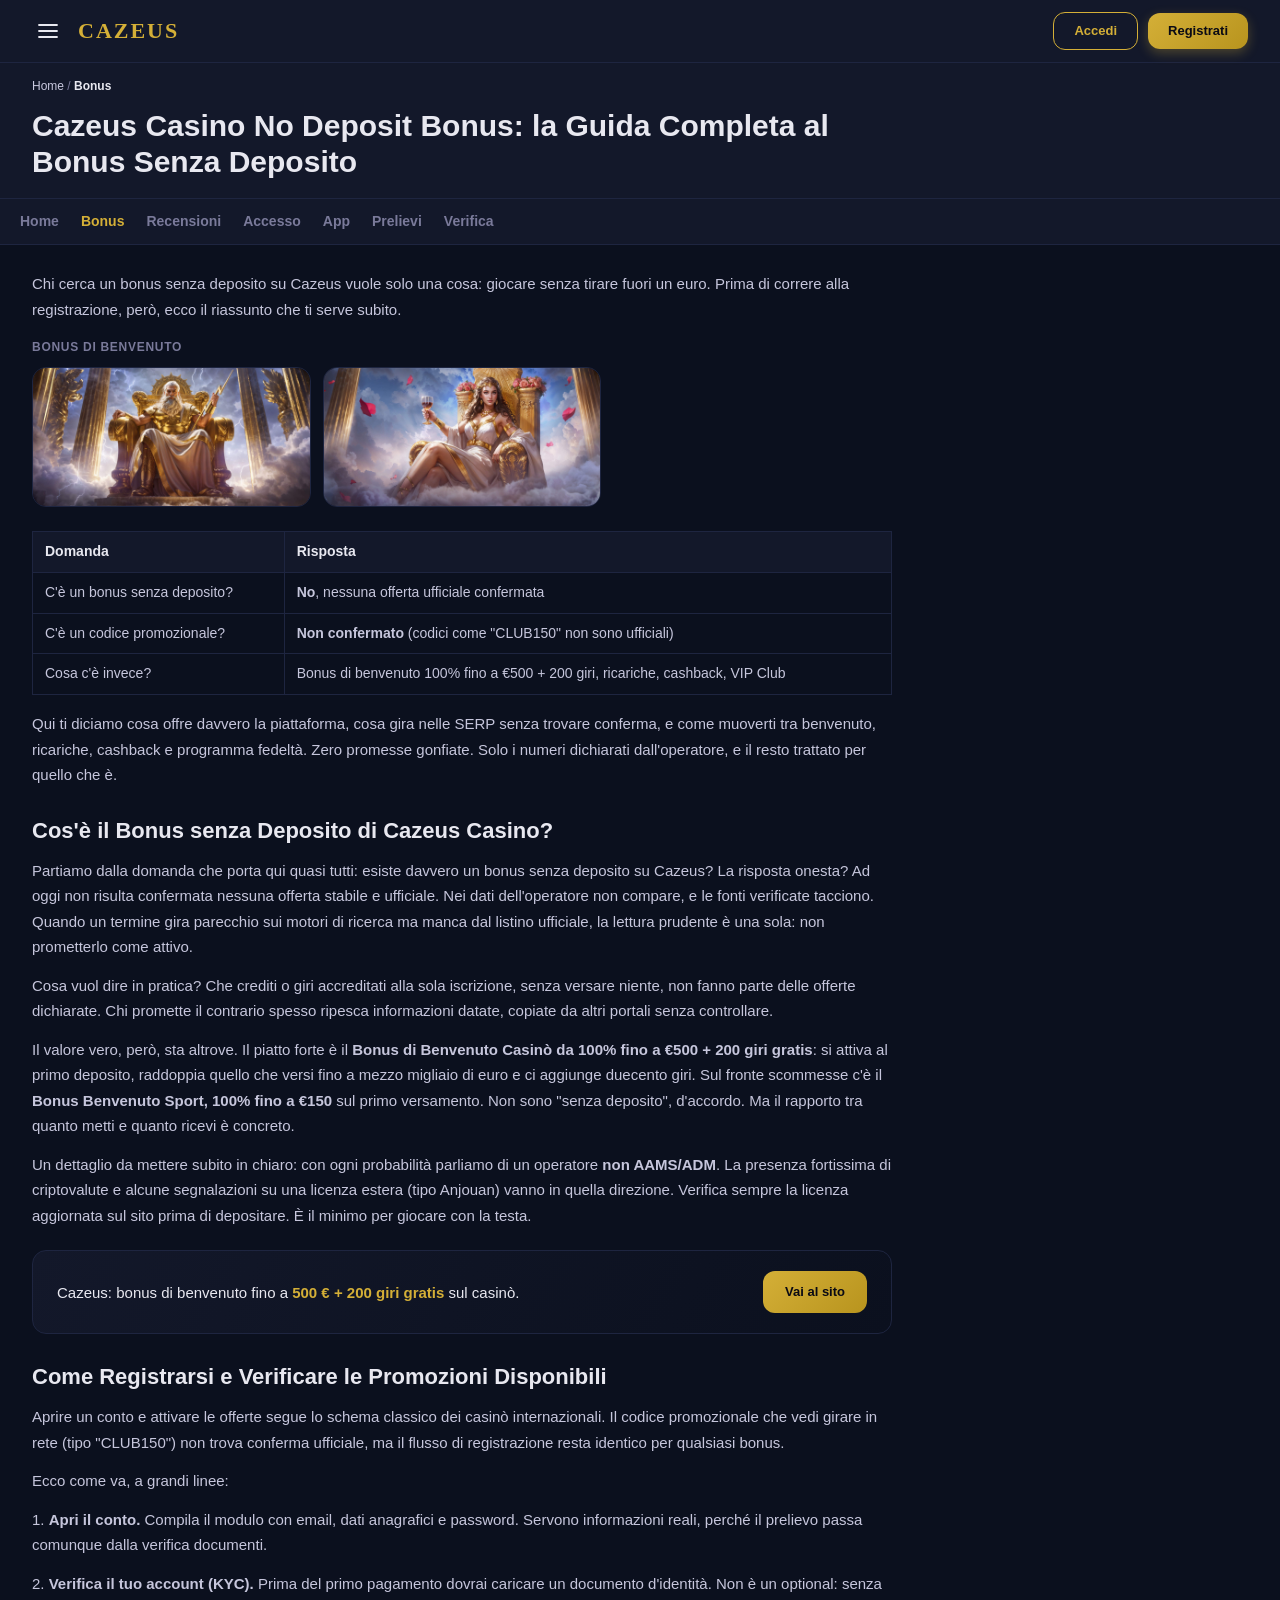
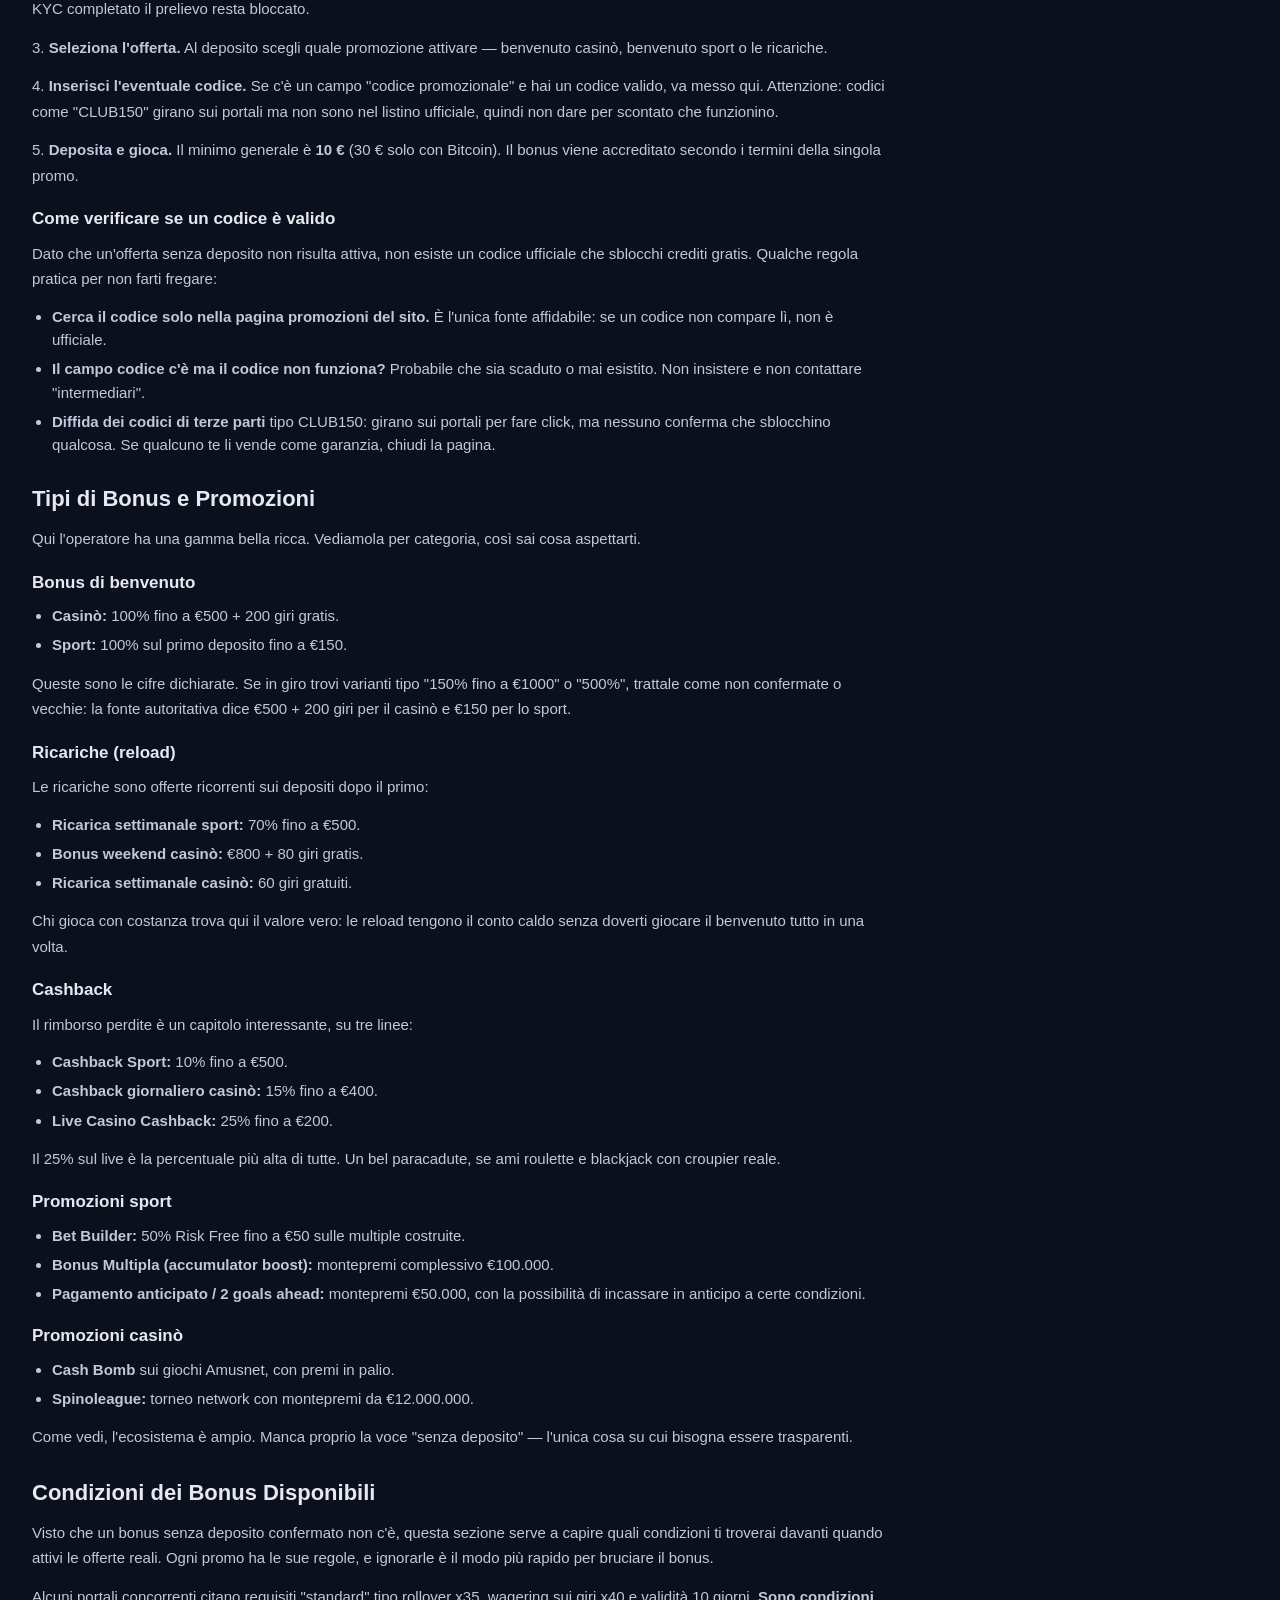
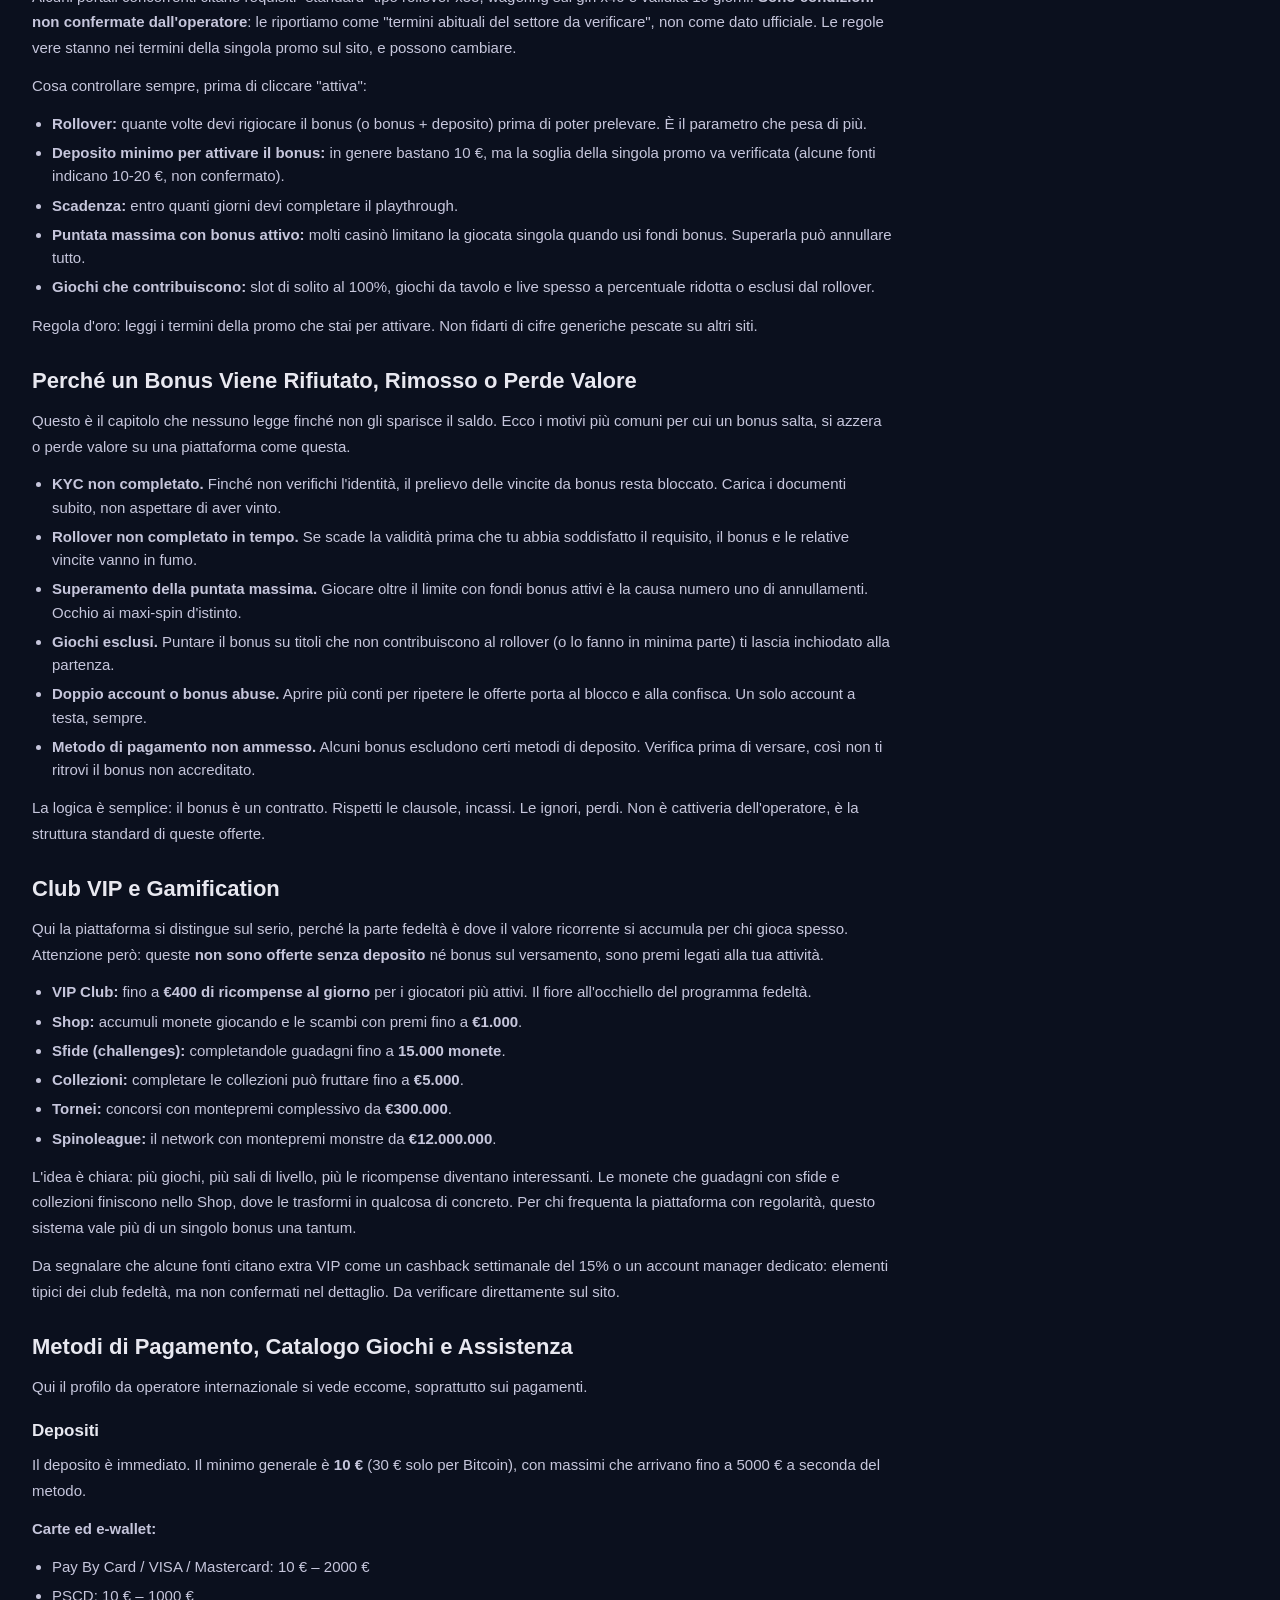
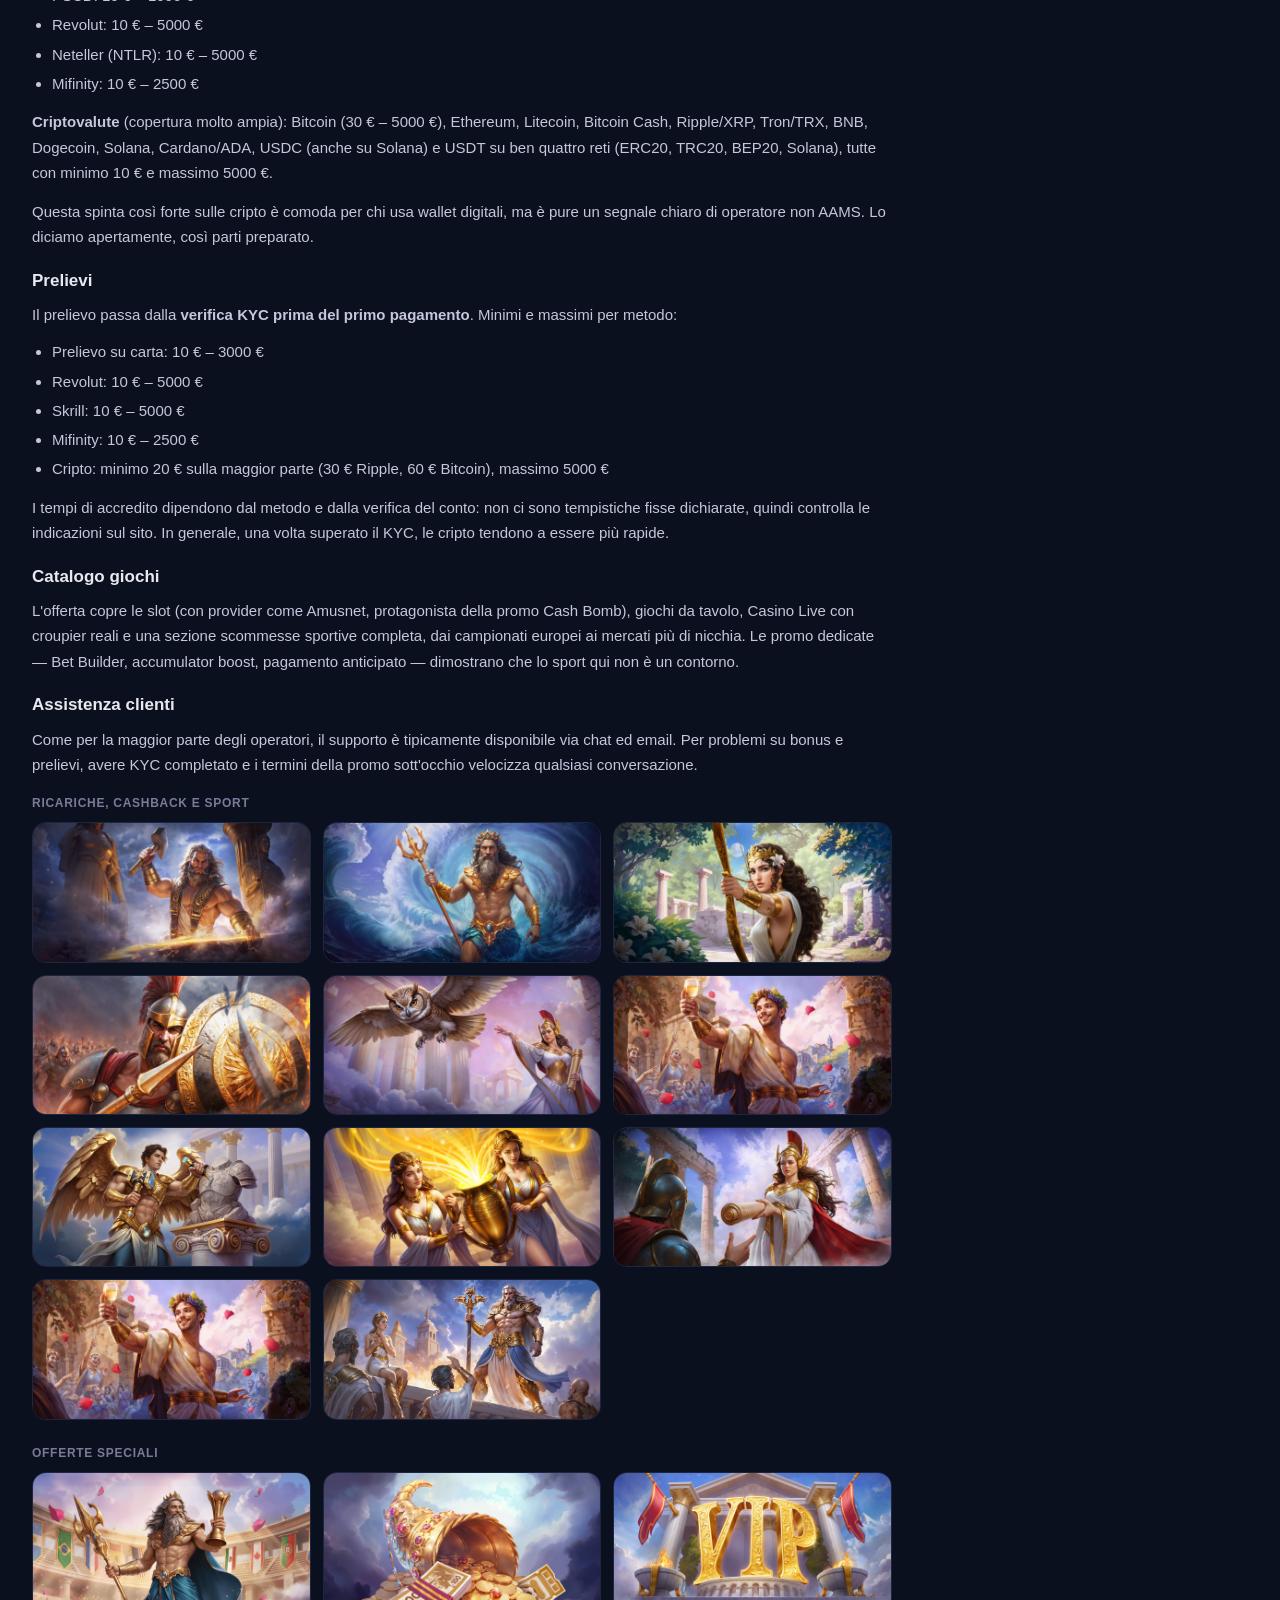
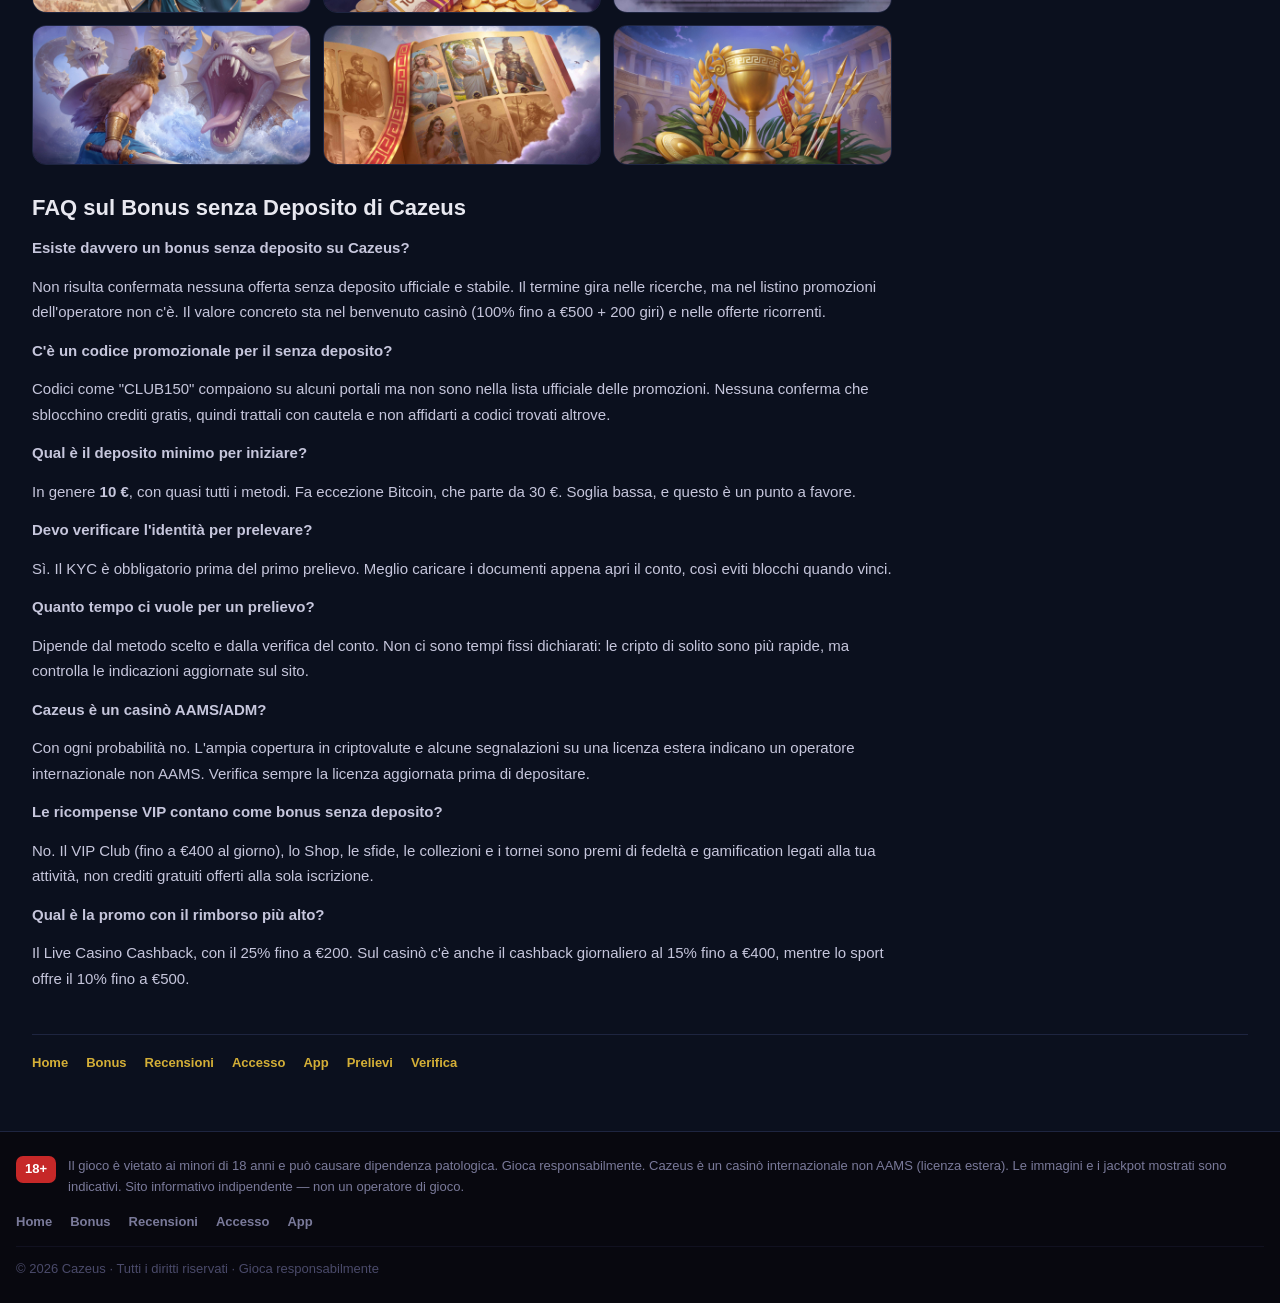
<file: bonus/index.html>
<!DOCTYPE html>
<html lang="it">
<head>
<meta charset="UTF-8">
<meta name="viewport" content="width=device-width, initial-scale=1">
<title>Cazeus Casino Bonus Senza Deposito: guida completa</title>
<meta name="description" content="Cazeus offre un bonus senza deposito? Non confermato: guida a bonus benvenuto €500 + 200 giri, ricariche, cashback, VIP e codici promo.">
<link rel="icon" type="image/svg+xml" href="/assets/favicon.svg">
<link rel="stylesheet" href="/assets/style.css">
<link rel="canonical" href="https://ecomuseominiererosas.it/bonus/">
<link rel="alternate" hreflang="it-it" href="https://ecomuseominiererosas.it/bonus/">
<link rel="alternate" hreflang="x-default" href="https://ecomuseominiererosas.it/">
<style>
.subTop{background:var(--surface);border-bottom:1px solid var(--line)}
.crumbs{font-size:12px;color:var(--mut);padding:14px 0 0}.crumbs a{color:#c9c9df}.crumbs b{color:var(--ink)}
.subHero{padding:12px 0 18px}.subHero h1{color:var(--ink);font-size:30px;font-weight:800;line-height:1.2;max-width:820px}
.clusterNav{background:var(--surface);border-bottom:1px solid var(--line);position:sticky;top:0;z-index:20}
.clusterNavIn{display:flex;gap:6px 22px;flex-wrap:wrap;padding:12px 20px;font-size:14px}
.clusterNav a{color:var(--mut);font-weight:700}.clusterNav a:hover{color:var(--ink)}.clusterNav a.on{color:var(--gold)}
.article{max-width:860px;padding:26px 0 10px}
.article h2{font-size:22px;margin:26px 0 10px;color:var(--ink)}.article h3{font-size:17px;margin:18px 0 8px;color:var(--ink)}
.article p{color:#c6c6dc;margin-bottom:13px;line-height:1.7}
.article ul{margin:0 0 14px 20px}.article li{margin-bottom:6px;color:#c6c6dc}
.article a{color:var(--gold);font-weight:600}
.article .tbl{overflow-x:auto;margin:0 0 16px}
.article table{width:100%;border-collapse:collapse;font-size:14px}
.article th,.article td{border:1px solid var(--line);padding:9px 12px;text-align:left;color:#c6c6dc}
.article th{background:var(--surface);color:var(--ink);font-weight:700}
.article details.faq,.article blockquote.note{border:1px solid var(--line);border-radius:10px;padding:12px 16px;margin-bottom:10px;background:var(--surface)}
.article details.faq summary{font-weight:700;cursor:pointer;color:var(--ink)}.article details.faq p{margin:8px 0 0}
.article blockquote.note{border-left:3px solid var(--gold);border-radius:0 10px 10px 0}
.article blockquote.note>*:first-child{margin-top:0}.article blockquote.note p{margin:0 0 6px;color:#d5d5e6}.article blockquote.note ul{margin:6px 0 0 18px}
.stars{color:var(--gold);letter-spacing:1px;white-space:nowrap}
.ctaBox{background:linear-gradient(120deg,#13182a,#0b101e);border:1px solid var(--line);border-radius:14px;padding:20px 24px;margin:22px 0;display:flex;align-items:center;justify-content:space-between;gap:16px;flex-wrap:wrap}
.ctaBox b{color:var(--gold)}.ctaBox .btn{background:linear-gradient(135deg,#d4af37,#b8941e);color:#0a0a14;padding:11px 22px;border-radius:12px;font-weight:700}
.clusterFoot{display:flex;gap:8px 18px;flex-wrap:wrap;padding:18px 0;border-top:1px solid var(--line);font-size:13px;margin-top:20px}
.clusterFoot a{color:var(--gold);font-weight:600}
.appBox{background:var(--surface);border:1px solid var(--line);border-radius:16px;padding:20px 22px;margin:6px 0 24px}
.appHead{display:flex;gap:16px;align-items:center;flex-wrap:wrap}
.appIco{width:64px;height:64px;border-radius:16px;background:#fff;padding:8px;flex:none}
.appMeta{flex:1;min-width:220px}.appName{font-size:20px;font-weight:800;color:var(--ink)}
.appRate{font-size:13px;color:var(--green);margin:2px 0 12px}.appRate b{color:var(--gold)}
.appBtns{display:flex;gap:10px;flex-wrap:wrap}
.appBox .btn.appDl{background:linear-gradient(135deg,#d4af37,#b8941e);color:#0a0a14;padding:11px 18px;border-radius:12px;font-weight:700}
.appBox .btn.appDl.ios{background:transparent;border:1.5px solid var(--gold);color:var(--gold)}
.appSpec{width:100%;border-collapse:collapse;margin-top:18px;font-size:14px}
.appSpec td{border-top:1px solid var(--line);padding:10px 4px;color:#c6c6dc}.appSpec td:first-child{color:var(--mut);width:42%}
.reviews{display:grid;grid-template-columns:1fr 1fr;gap:12px;margin:6px 0 20px}
.rvw{background:var(--surface);border:1px solid var(--line);border-radius:12px;padding:14px 16px}
.rvw-h{display:flex;justify-content:space-between;align-items:center;margin-bottom:7px;gap:8px}
.rvw-n{font-weight:700;color:var(--ink)}.rvw-s{color:var(--gold);font-size:13px;letter-spacing:1px;white-space:nowrap}
.rvw-t{color:#c6c6dc;font-size:14px;margin:0;line-height:1.6}
@media(max-width:640px){.reviews{grid-template-columns:1fr}}
.promoWrap{margin:8px 0 24px}
.promoGroupT{font-size:12px;text-transform:uppercase;letter-spacing:.06em;color:var(--mut);font-weight:800;margin:16px 0 10px}
.promoGrid{display:grid;grid-template-columns:repeat(3,1fr);gap:12px}
.promoTile{display:block;border-radius:14px;overflow:hidden;border:1px solid var(--line);background:var(--surface);transition:.15s}
.promoTile:hover{transform:translateY(-2px);border-color:var(--gold);box-shadow:0 8px 22px rgba(0,0,0,.45)}
.promoTile img{display:block;width:100%;height:auto}
@media(max-width:840px){.promoGrid{grid-template-columns:repeat(2,1fr)}}
@media(max-width:520px){.promoGrid{grid-template-columns:1fr}}
</style>
<script type="application/ld+json">{"@context": "https://schema.org", "@type": "BreadcrumbList", "itemListElement": [{"@type": "ListItem", "position": 1, "name": "Home", "item": "https://ecomuseominiererosas.it/"}, {"@type": "ListItem", "position": 2, "name": "Cazeus Casino No Deposit Bonus: la Guida Completa al Bonus Senza Deposito", "item": "https://ecomuseominiererosas.it/bonus/"}]}</script>
</head>
<body>
<header class="header-wrapper">
  <div class="header-container wrap">
    <div class="stb-header">
      <div class="header__nav">
        <button class="nav-control" type="button" aria-label="Apri il menu">
          <svg width="24" height="24" viewBox="0 0 24 24" fill="none" aria-hidden="true">
            <line x1="3" y1="6" x2="21" y2="6" stroke="currentColor" stroke-width="1.8" stroke-linecap="round"></line>
            <line x1="3" y1="12" x2="21" y2="12" stroke="currentColor" stroke-width="1.8" stroke-linecap="round"></line>
            <line x1="3" y1="18" x2="21" y2="18" stroke="currentColor" stroke-width="1.8" stroke-linecap="round"></line>
          </svg>
        </button>
        <a class="stb-logo" href="/">CAZEUS</a>
      </div>
      <div class="header__actions">
        <a class="btn btn--secondary" data-aff href="https://api.ecomuseominiererosas.it/login">Accedi</a>
        <a class="btn btn--primary" data-aff href="https://api.ecomuseominiererosas.it/login">Registrati</a>
      </div>
    </div>
  </div>
</header>
<section class="subTop"><div class="wrap">
  <div class="crumbs"><a href="/">Home</a> / <b>Bonus</b></div>
  <div class="subHero"><h1>Cazeus Casino No Deposit Bonus: la Guida Completa al Bonus Senza Deposito</h1></div>
</div></section>
<div class="clusterNav"><div class="wrap clusterNavIn"><a href="/">Home</a><a href="/bonus/" class="on">Bonus</a><a href="/recensioni/">Recensioni</a><a href="/accesso/">Accesso</a><a href="/app/">App</a><a href="/prelievi/">Prelievi</a><a href="/verifica/">Verifica</a></div></div>
<main class="wrap">
  <article class="article">
<p>Chi cerca un bonus senza deposito su Cazeus vuole solo una cosa: giocare senza tirare fuori un euro. Prima di correre alla registrazione, però, ecco il riassunto che ti serve subito.</p><div class="promoWrap"><div class="promoGroupT">Bonus di benvenuto</div><div class="promoGrid"><a class="promoTile" href="https://api.ecomuseominiererosas.it/login"><img src="/assets/promo/welcome-bonus.jpg" alt="Bonus Benvenuto Casinò" loading="lazy"></a><a class="promoTile" href="https://api.ecomuseominiererosas.it/login"><img src="/assets/promo/fdb-100.jpg" alt="Bonus Benvenuto Sport" loading="lazy"></a></div></div>
<div class="tbl"><table><thead><tr><th>Domanda</th><th>Risposta</th></tr></thead><tbody><tr><td>C&#x27;è un bonus senza deposito?</td><td><b>No</b>, nessuna offerta ufficiale confermata</td></tr><tr><td>C&#x27;è un codice promozionale?</td><td><b>Non confermato</b> (codici come &quot;CLUB150&quot; non sono ufficiali)</td></tr><tr><td>Cosa c&#x27;è invece?</td><td>Bonus di benvenuto 100% fino a €500 + 200 giri, ricariche, cashback, VIP Club</td></tr></tbody></table></div>
<p>Qui ti diciamo cosa offre davvero la piattaforma, cosa gira nelle SERP senza trovare conferma, e come muoverti tra benvenuto, ricariche, cashback e programma fedeltà. Zero promesse gonfiate. Solo i numeri dichiarati dall&#x27;operatore, e il resto trattato per quello che è.</p>
<h2>Cos&#x27;è il Bonus senza Deposito di Cazeus Casino?</h2>
<p>Partiamo dalla domanda che porta qui quasi tutti: esiste davvero un bonus senza deposito su Cazeus? La risposta onesta? Ad oggi non risulta confermata nessuna offerta stabile e ufficiale. Nei dati dell&#x27;operatore non compare, e le fonti verificate tacciono. Quando un termine gira parecchio sui motori di ricerca ma manca dal listino ufficiale, la lettura prudente è una sola: non prometterlo come attivo.</p>
<p>Cosa vuol dire in pratica? Che crediti o giri accreditati alla sola iscrizione, senza versare niente, non fanno parte delle offerte dichiarate. Chi promette il contrario spesso ripesca informazioni datate, copiate da altri portali senza controllare.</p>
<p>Il valore vero, però, sta altrove. Il piatto forte è il <b>Bonus di Benvenuto Casinò da 100% fino a €500 + 200 giri gratis</b>: si attiva al primo deposito, raddoppia quello che versi fino a mezzo migliaio di euro e ci aggiunge duecento giri. Sul fronte scommesse c&#x27;è il <b>Bonus Benvenuto Sport, 100% fino a €150</b> sul primo versamento. Non sono &quot;senza deposito&quot;, d&#x27;accordo. Ma il rapporto tra quanto metti e quanto ricevi è concreto.</p>
<p>Un dettaglio da mettere subito in chiaro: con ogni probabilità parliamo di un operatore <b>non AAMS/ADM</b>. La presenza fortissima di criptovalute e alcune segnalazioni su una licenza estera (tipo Anjouan) vanno in quella direzione. Verifica sempre la licenza aggiornata sul sito prima di depositare. È il minimo per giocare con la testa.</p>
<div class="ctaBox"><div>Cazeus: bonus di benvenuto fino a <b>500 € + 200 giri gratis</b> sul casinò.</div><a class="btn" href="https://api.ecomuseominiererosas.it/login">Vai al sito</a></div><h2>Come Registrarsi e Verificare le Promozioni Disponibili</h2>
<p>Aprire un conto e attivare le offerte segue lo schema classico dei casinò internazionali. Il codice promozionale che vedi girare in rete (tipo &quot;CLUB150&quot;) non trova conferma ufficiale, ma il flusso di registrazione resta identico per qualsiasi bonus.</p>
<p>Ecco come va, a grandi linee:</p>
<p>1. <b>Apri il conto.</b> Compila il modulo con email, dati anagrafici e password. Servono informazioni reali, perché il prelievo passa comunque dalla verifica documenti.</p>
<p>2. <b>Verifica il tuo account (KYC).</b> Prima del primo pagamento dovrai caricare un documento d&#x27;identità. Non è un optional: senza KYC completato il prelievo resta bloccato.</p>
<p>3. <b>Seleziona l&#x27;offerta.</b> Al deposito scegli quale promozione attivare — benvenuto casinò, benvenuto sport o le ricariche.</p>
<p>4. <b>Inserisci l&#x27;eventuale codice.</b> Se c&#x27;è un campo &quot;codice promozionale&quot; e hai un codice valido, va messo qui. Attenzione: codici come &quot;CLUB150&quot; girano sui portali ma non sono nel listino ufficiale, quindi non dare per scontato che funzionino.</p>
<p>5. <b>Deposita e gioca.</b> Il minimo generale è <b>10 €</b> (30 € solo con Bitcoin). Il bonus viene accreditato secondo i termini della singola promo.</p>
<h3>Come verificare se un codice è valido</h3>
<p>Dato che un&#x27;offerta senza deposito non risulta attiva, non esiste un codice ufficiale che sblocchi crediti gratis. Qualche regola pratica per non farti fregare:</p>
<ul><li><b>Cerca il codice solo nella pagina promozioni del sito.</b> È l&#x27;unica fonte affidabile: se un codice non compare lì, non è ufficiale.</li><li><b>Il campo codice c&#x27;è ma il codice non funziona?</b> Probabile che sia scaduto o mai esistito. Non insistere e non contattare &quot;intermediari&quot;.</li><li><b>Diffida dei codici di terze parti</b> tipo CLUB150: girano sui portali per fare click, ma nessuno conferma che sblocchino qualcosa. Se qualcuno te li vende come garanzia, chiudi la pagina.</li></ul>
<h2>Tipi di Bonus e Promozioni</h2>
<p>Qui l&#x27;operatore ha una gamma bella ricca. Vediamola per categoria, così sai cosa aspettarti.</p>
<h3>Bonus di benvenuto</h3>
<ul><li><b>Casinò:</b> 100% fino a €500 + 200 giri gratis.</li><li><b>Sport:</b> 100% sul primo deposito fino a €150.</li></ul>
<p>Queste sono le cifre dichiarate. Se in giro trovi varianti tipo &quot;150% fino a €1000&quot; o &quot;500%&quot;, trattale come non confermate o vecchie: la fonte autoritativa dice €500 + 200 giri per il casinò e €150 per lo sport.</p>
<h3>Ricariche (reload)</h3>
<p>Le ricariche sono offerte ricorrenti sui depositi dopo il primo:</p>
<ul><li><b>Ricarica settimanale sport:</b> 70% fino a €500.</li><li><b>Bonus weekend casinò:</b> €800 + 80 giri gratis.</li><li><b>Ricarica settimanale casinò:</b> 60 giri gratuiti.</li></ul>
<p>Chi gioca con costanza trova qui il valore vero: le reload tengono il conto caldo senza doverti giocare il benvenuto tutto in una volta.</p>
<h3>Cashback</h3>
<p>Il rimborso perdite è un capitolo interessante, su tre linee:</p>
<ul><li><b>Cashback Sport:</b> 10% fino a €500.</li><li><b>Cashback giornaliero casinò:</b> 15% fino a €400.</li><li><b>Live Casino Cashback:</b> 25% fino a €200.</li></ul>
<p>Il 25% sul live è la percentuale più alta di tutte. Un bel paracadute, se ami roulette e blackjack con croupier reale.</p>
<h3>Promozioni sport</h3>
<ul><li><b>Bet Builder:</b> 50% Risk Free fino a €50 sulle multiple costruite.</li><li><b>Bonus Multipla (accumulator boost):</b> montepremi complessivo €100.000.</li><li><b>Pagamento anticipato / 2 goals ahead:</b> montepremi €50.000, con la possibilità di incassare in anticipo a certe condizioni.</li></ul>
<h3>Promozioni casinò</h3>
<ul><li><b>Cash Bomb</b> sui giochi Amusnet, con premi in palio.</li><li><b>Spinoleague:</b> torneo network con montepremi da €12.000.000.</li></ul>
<p>Come vedi, l&#x27;ecosistema è ampio. Manca proprio la voce &quot;senza deposito&quot; — l&#x27;unica cosa su cui bisogna essere trasparenti.</p>
<h2>Condizioni dei Bonus Disponibili</h2>
<p>Visto che un bonus senza deposito confermato non c&#x27;è, questa sezione serve a capire quali condizioni ti troverai davanti quando attivi le offerte reali. Ogni promo ha le sue regole, e ignorarle è il modo più rapido per bruciare il bonus.</p>
<p>Alcuni portali concorrenti citano requisiti &quot;standard&quot; tipo rollover x35, wagering sui giri x40 e validità 10 giorni. <b>Sono condizioni non confermate dall&#x27;operatore</b>: le riportiamo come &quot;termini abituali del settore da verificare&quot;, non come dato ufficiale. Le regole vere stanno nei termini della singola promo sul sito, e possono cambiare.</p>
<p>Cosa controllare sempre, prima di cliccare &quot;attiva&quot;:</p>
<ul><li><b>Rollover:</b> quante volte devi rigiocare il bonus (o bonus + deposito) prima di poter prelevare. È il parametro che pesa di più.</li><li><b>Deposito minimo per attivare il bonus:</b> in genere bastano 10 €, ma la soglia della singola promo va verificata (alcune fonti indicano 10-20 €, non confermato).</li><li><b>Scadenza:</b> entro quanti giorni devi completare il playthrough.</li><li><b>Puntata massima con bonus attivo:</b> molti casinò limitano la giocata singola quando usi fondi bonus. Superarla può annullare tutto.</li><li><b>Giochi che contribuiscono:</b> slot di solito al 100%, giochi da tavolo e live spesso a percentuale ridotta o esclusi dal rollover.</li></ul>
<p>Regola d&#x27;oro: leggi i termini della promo che stai per attivare. Non fidarti di cifre generiche pescate su altri siti.</p>
<h2>Perché un Bonus Viene Rifiutato, Rimosso o Perde Valore</h2>
<p>Questo è il capitolo che nessuno legge finché non gli sparisce il saldo. Ecco i motivi più comuni per cui un bonus salta, si azzera o perde valore su una piattaforma come questa.</p>
<ul><li><b>KYC non completato.</b> Finché non verifichi l&#x27;identità, il prelievo delle vincite da bonus resta bloccato. Carica i documenti subito, non aspettare di aver vinto.</li><li><b>Rollover non completato in tempo.</b> Se scade la validità prima che tu abbia soddisfatto il requisito, il bonus e le relative vincite vanno in fumo.</li><li><b>Superamento della puntata massima.</b> Giocare oltre il limite con fondi bonus attivi è la causa numero uno di annullamenti. Occhio ai maxi-spin d&#x27;istinto.</li><li><b>Giochi esclusi.</b> Puntare il bonus su titoli che non contribuiscono al rollover (o lo fanno in minima parte) ti lascia inchiodato alla partenza.</li><li><b>Doppio account o bonus abuse.</b> Aprire più conti per ripetere le offerte porta al blocco e alla confisca. Un solo account a testa, sempre.</li><li><b>Metodo di pagamento non ammesso.</b> Alcuni bonus escludono certi metodi di deposito. Verifica prima di versare, così non ti ritrovi il bonus non accreditato.</li></ul>
<p>La logica è semplice: il bonus è un contratto. Rispetti le clausole, incassi. Le ignori, perdi. Non è cattiveria dell&#x27;operatore, è la struttura standard di queste offerte.</p>
<h2>Club VIP e Gamification</h2>
<p>Qui la piattaforma si distingue sul serio, perché la parte fedeltà è dove il valore ricorrente si accumula per chi gioca spesso. Attenzione però: queste <b>non sono offerte senza deposito</b> né bonus sul versamento, sono premi legati alla tua attività.</p>
<ul><li><b>VIP Club:</b> fino a <b>€400 di ricompense al giorno</b> per i giocatori più attivi. Il fiore all&#x27;occhiello del programma fedeltà.</li><li><b>Shop:</b> accumuli monete giocando e le scambi con premi fino a <b>€1.000</b>.</li><li><b>Sfide (challenges):</b> completandole guadagni fino a <b>15.000 monete</b>.</li><li><b>Collezioni:</b> completare le collezioni può fruttare fino a <b>€5.000</b>.</li><li><b>Tornei:</b> concorsi con montepremi complessivo da <b>€300.000</b>.</li><li><b>Spinoleague:</b> il network con montepremi monstre da <b>€12.000.000</b>.</li></ul>
<p>L&#x27;idea è chiara: più giochi, più sali di livello, più le ricompense diventano interessanti. Le monete che guadagni con sfide e collezioni finiscono nello Shop, dove le trasformi in qualcosa di concreto. Per chi frequenta la piattaforma con regolarità, questo sistema vale più di un singolo bonus una tantum.</p>
<p>Da segnalare che alcune fonti citano extra VIP come un cashback settimanale del 15% o un account manager dedicato: elementi tipici dei club fedeltà, ma non confermati nel dettaglio. Da verificare direttamente sul sito.</p>
<h2>Metodi di Pagamento, Catalogo Giochi e Assistenza</h2>
<p>Qui il profilo da operatore internazionale si vede eccome, soprattutto sui pagamenti.</p>
<h3>Depositi</h3>
<p>Il deposito è immediato. Il minimo generale è <b>10 €</b> (30 € solo per Bitcoin), con massimi che arrivano fino a 5000 € a seconda del metodo.</p>
<p><b>Carte ed e-wallet:</b></p>
<ul><li>Pay By Card / VISA / Mastercard: 10 € – 2000 €</li><li>PSCD: 10 € – 1000 €</li><li>Revolut: 10 € – 5000 €</li><li>Neteller (NTLR): 10 € – 5000 €</li><li>Mifinity: 10 € – 2500 €</li></ul>
<p><b>Criptovalute</b> (copertura molto ampia): Bitcoin (30 € – 5000 €), Ethereum, Litecoin, Bitcoin Cash, Ripple/XRP, Tron/TRX, BNB, Dogecoin, Solana, Cardano/ADA, USDC (anche su Solana) e USDT su ben quattro reti (ERC20, TRC20, BEP20, Solana), tutte con minimo 10 € e massimo 5000 €.</p>
<p>Questa spinta così forte sulle cripto è comoda per chi usa wallet digitali, ma è pure un segnale chiaro di operatore non AAMS. Lo diciamo apertamente, così parti preparato.</p>
<h3>Prelievi</h3>
<p>Il prelievo passa dalla <b>verifica KYC prima del primo pagamento</b>. Minimi e massimi per metodo:</p>
<ul><li>Prelievo su carta: 10 € – 3000 €</li><li>Revolut: 10 € – 5000 €</li><li>Skrill: 10 € – 5000 €</li><li>Mifinity: 10 € – 2500 €</li><li>Cripto: minimo 20 € sulla maggior parte (30 € Ripple, 60 € Bitcoin), massimo 5000 €</li></ul>
<p>I tempi di accredito dipendono dal metodo e dalla verifica del conto: non ci sono tempistiche fisse dichiarate, quindi controlla le indicazioni sul sito. In generale, una volta superato il KYC, le cripto tendono a essere più rapide.</p>
<h3>Catalogo giochi</h3>
<p>L&#x27;offerta copre le slot (con provider come Amusnet, protagonista della promo Cash Bomb), giochi da tavolo, Casino Live con croupier reali e una sezione scommesse sportive completa, dai campionati europei ai mercati più di nicchia. Le promo dedicate — Bet Builder, accumulator boost, pagamento anticipato — dimostrano che lo sport qui non è un contorno.</p>
<h3>Assistenza clienti</h3>
<p>Come per la maggior parte degli operatori, il supporto è tipicamente disponibile via chat ed email. Per problemi su bonus e prelievi, avere KYC completato e i termini della promo sott&#x27;occhio velocizza qualsiasi conversazione.</p>
<div class="promoWrap"><div class="promoGroupT">Ricariche, cashback e sport</div><div class="promoGrid"><a class="promoTile" href="https://api.ecomuseominiererosas.it/login"><img src="/assets/promo/weekend-reload.jpg" alt="Bonus weekend" loading="lazy"></a><a class="promoTile" href="https://api.ecomuseominiererosas.it/login"><img src="/assets/promo/weekly-reload.jpg" alt="Ricarica settimanale" loading="lazy"></a><a class="promoTile" href="https://api.ecomuseominiererosas.it/login"><img src="/assets/promo/weekly-reload-sport.jpg" alt="Ricarica sport" loading="lazy"></a><a class="promoTile" href="https://api.ecomuseominiererosas.it/login"><img src="/assets/promo/sport-cashback.jpg" alt="Cashback sport" loading="lazy"></a><a class="promoTile" href="https://api.ecomuseominiererosas.it/login"><img src="/assets/promo/daily-cashback.jpg" alt="Cashback giornaliero" loading="lazy"></a><a class="promoTile" href="https://api.ecomuseominiererosas.it/login"><img src="/assets/promo/live-cashback.jpg" alt="Live cashback" loading="lazy"></a><a class="promoTile" href="https://api.ecomuseominiererosas.it/login"><img src="/assets/promo/bet-builder-50.jpg" alt="Bet Builder" loading="lazy"></a><a class="promoTile" href="https://api.ecomuseominiererosas.it/login"><img src="/assets/promo/accumulator-boost.jpg" alt="Bonus Multipla" loading="lazy"></a><a class="promoTile" href="https://api.ecomuseominiererosas.it/login"><img src="/assets/promo/early-payout.jpg" alt="Pagamento anticipato" loading="lazy"></a><a class="promoTile" href="https://api.ecomuseominiererosas.it/login"><img src="/assets/promo/cash-bomb.jpg" alt="Cash Bomb" loading="lazy"></a><a class="promoTile" href="https://api.ecomuseominiererosas.it/login"><img src="/assets/promo/spinoleague.jpg" alt="Spinoleague" loading="lazy"></a></div></div><div class="promoWrap"><div class="promoGroupT">Offerte speciali</div><div class="promoGrid"><a class="promoTile" href="https://api.ecomuseominiererosas.it/login"><img src="/assets/promo/world-cup-go.jpg" alt="Via ai Mondiali" loading="lazy"></a><a class="promoTile" href="https://api.ecomuseominiererosas.it/login"><img src="/assets/promo/shop.jpg" alt="Shop" loading="lazy"></a><a class="promoTile" href="https://api.ecomuseominiererosas.it/login"><img src="/assets/promo/vip.jpg" alt="VIP Club" loading="lazy"></a><a class="promoTile" href="https://api.ecomuseominiererosas.it/login"><img src="/assets/promo/challenges.jpg" alt="Sfide" loading="lazy"></a><a class="promoTile" href="https://api.ecomuseominiererosas.it/login"><img src="/assets/promo/collections.jpg" alt="Collezioni" loading="lazy"></a><a class="promoTile" href="https://api.ecomuseominiererosas.it/login"><img src="/assets/promo/tournaments.jpg" alt="Tornei" loading="lazy"></a></div></div><h2>FAQ sul Bonus senza Deposito di Cazeus</h2>
<p><b>Esiste davvero un bonus senza deposito su Cazeus?</b></p>
<p>Non risulta confermata nessuna offerta senza deposito ufficiale e stabile. Il termine gira nelle ricerche, ma nel listino promozioni dell&#x27;operatore non c&#x27;è. Il valore concreto sta nel benvenuto casinò (100% fino a €500 + 200 giri) e nelle offerte ricorrenti.</p>
<p><b>C&#x27;è un codice promozionale per il senza deposito?</b></p>
<p>Codici come &quot;CLUB150&quot; compaiono su alcuni portali ma non sono nella lista ufficiale delle promozioni. Nessuna conferma che sblocchino crediti gratis, quindi trattali con cautela e non affidarti a codici trovati altrove.</p>
<p><b>Qual è il deposito minimo per iniziare?</b></p>
<p>In genere <b>10 €</b>, con quasi tutti i metodi. Fa eccezione Bitcoin, che parte da 30 €. Soglia bassa, e questo è un punto a favore.</p>
<p><b>Devo verificare l&#x27;identità per prelevare?</b></p>
<p>Sì. Il KYC è obbligatorio prima del primo prelievo. Meglio caricare i documenti appena apri il conto, così eviti blocchi quando vinci.</p>
<p><b>Quanto tempo ci vuole per un prelievo?</b></p>
<p>Dipende dal metodo scelto e dalla verifica del conto. Non ci sono tempi fissi dichiarati: le cripto di solito sono più rapide, ma controlla le indicazioni aggiornate sul sito.</p>
<p><b>Cazeus è un casinò AAMS/ADM?</b></p>
<p>Con ogni probabilità no. L&#x27;ampia copertura in criptovalute e alcune segnalazioni su una licenza estera indicano un operatore internazionale non AAMS. Verifica sempre la licenza aggiornata prima di depositare.</p>
<p><b>Le ricompense VIP contano come bonus senza deposito?</b></p>
<p>No. Il VIP Club (fino a €400 al giorno), lo Shop, le sfide, le collezioni e i tornei sono premi di fedeltà e gamification legati alla tua attività, non crediti gratuiti offerti alla sola iscrizione.</p>
<p><b>Qual è la promo con il rimborso più alto?</b></p>
<p>Il Live Casino Cashback, con il 25% fino a €200. Sul casinò c&#x27;è anche il cashback giornaliero al 15% fino a €400, mentre lo sport offre il 10% fino a €500.</p>
  </article>
  <div class="clusterFoot"><a href="/">Home</a><a href="/bonus/">Bonus</a><a href="/recensioni/">Recensioni</a><a href="/accesso/">Accesso</a><a href="/app/">App</a><a href="/prelievi/">Prelievi</a><a href="/verifica/">Verifica</a></div>
</main>
<footer>
  <div class="fwrap">
    <div class="comp">
      <span class="age">18+</span>
      <span>Il gioco è vietato ai minori di 18 anni e può causare dipendenza patologica. Gioca responsabilmente. Cazeus è un casinò internazionale non AAMS (licenza estera). Le immagini e i jackpot mostrati sono indicativi. Sito informativo indipendente — non un operatore di gioco.</span>
    </div>
    <nav class="cluster-foot"><a href="/">Home</a><a href="/bonus/">Bonus</a><a href="/recensioni/">Recensioni</a><a href="/accesso/">Accesso</a><a href="/app/">App</a></nav>
    <div class="low">© 2026 Cazeus · Tutti i diritti riservati · Gioca responsabilmente</div>
  </div>
</footer>
</body>
</html>
</file>
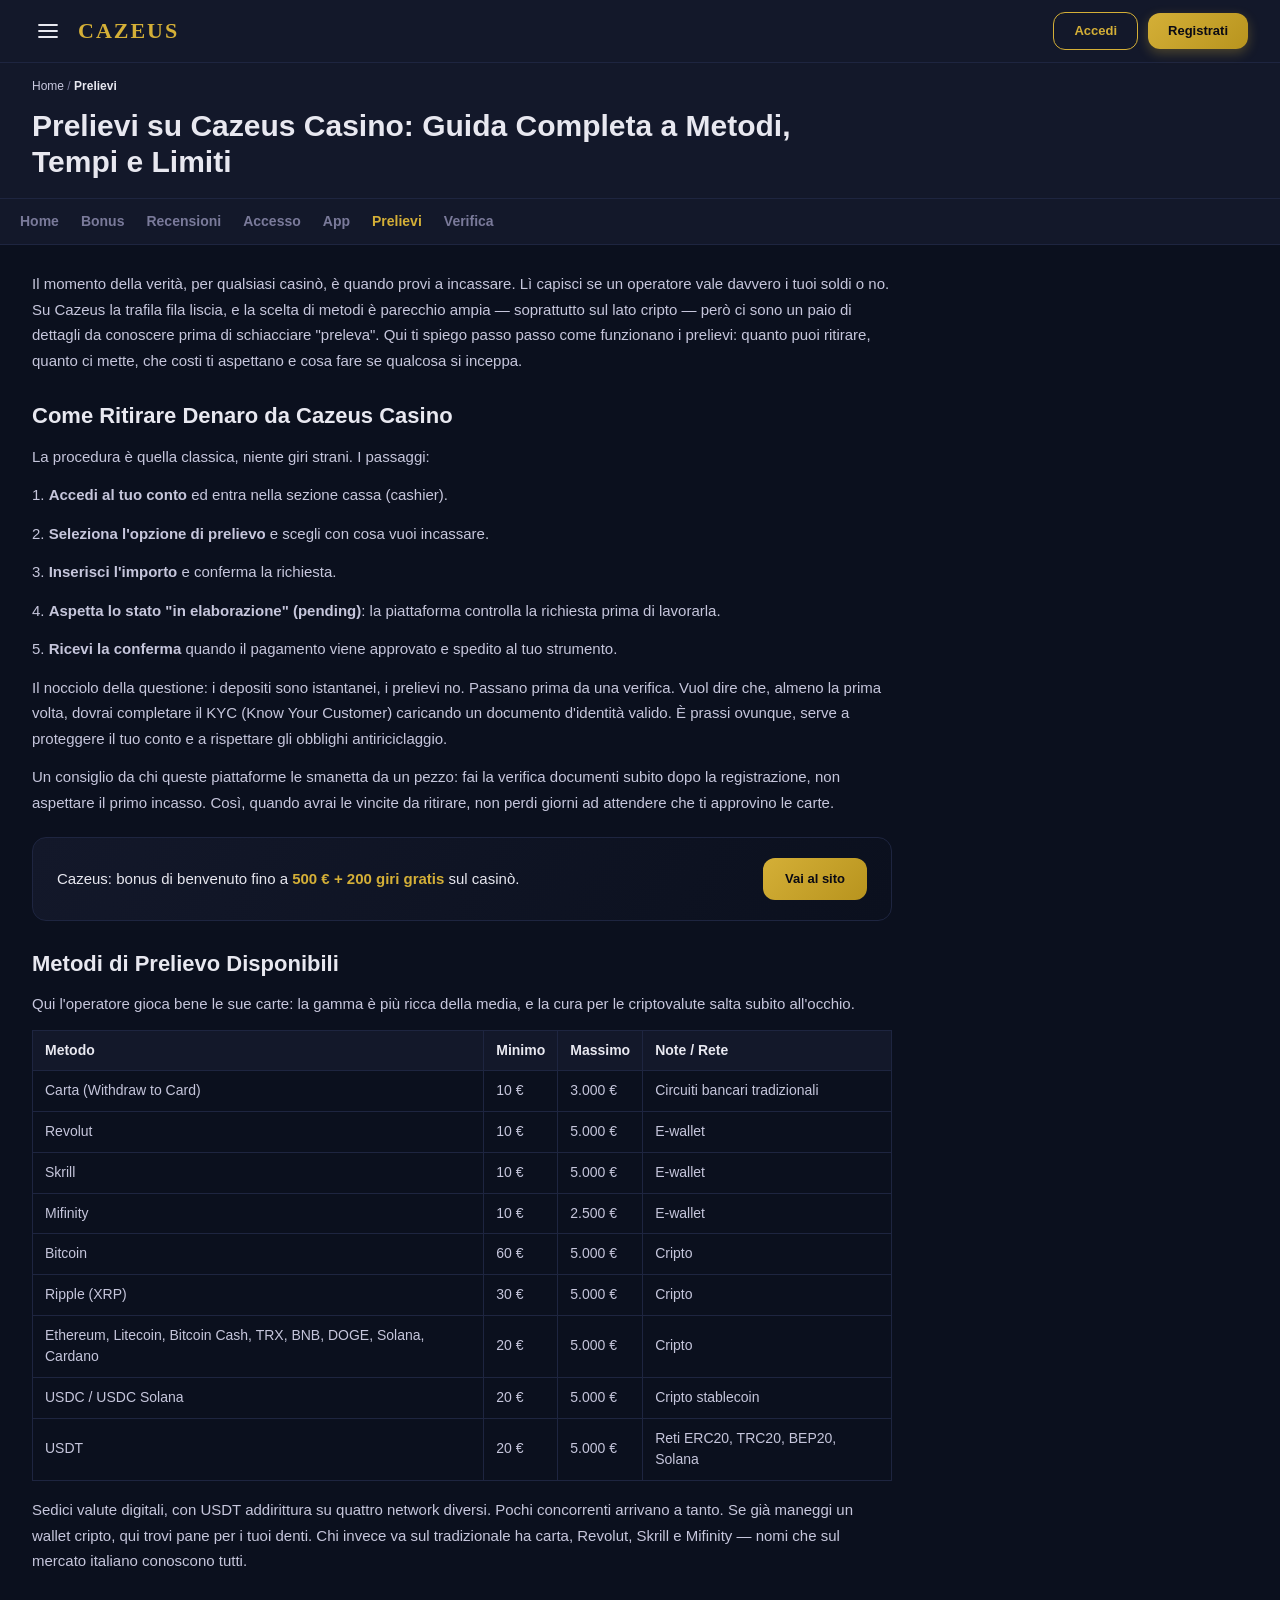
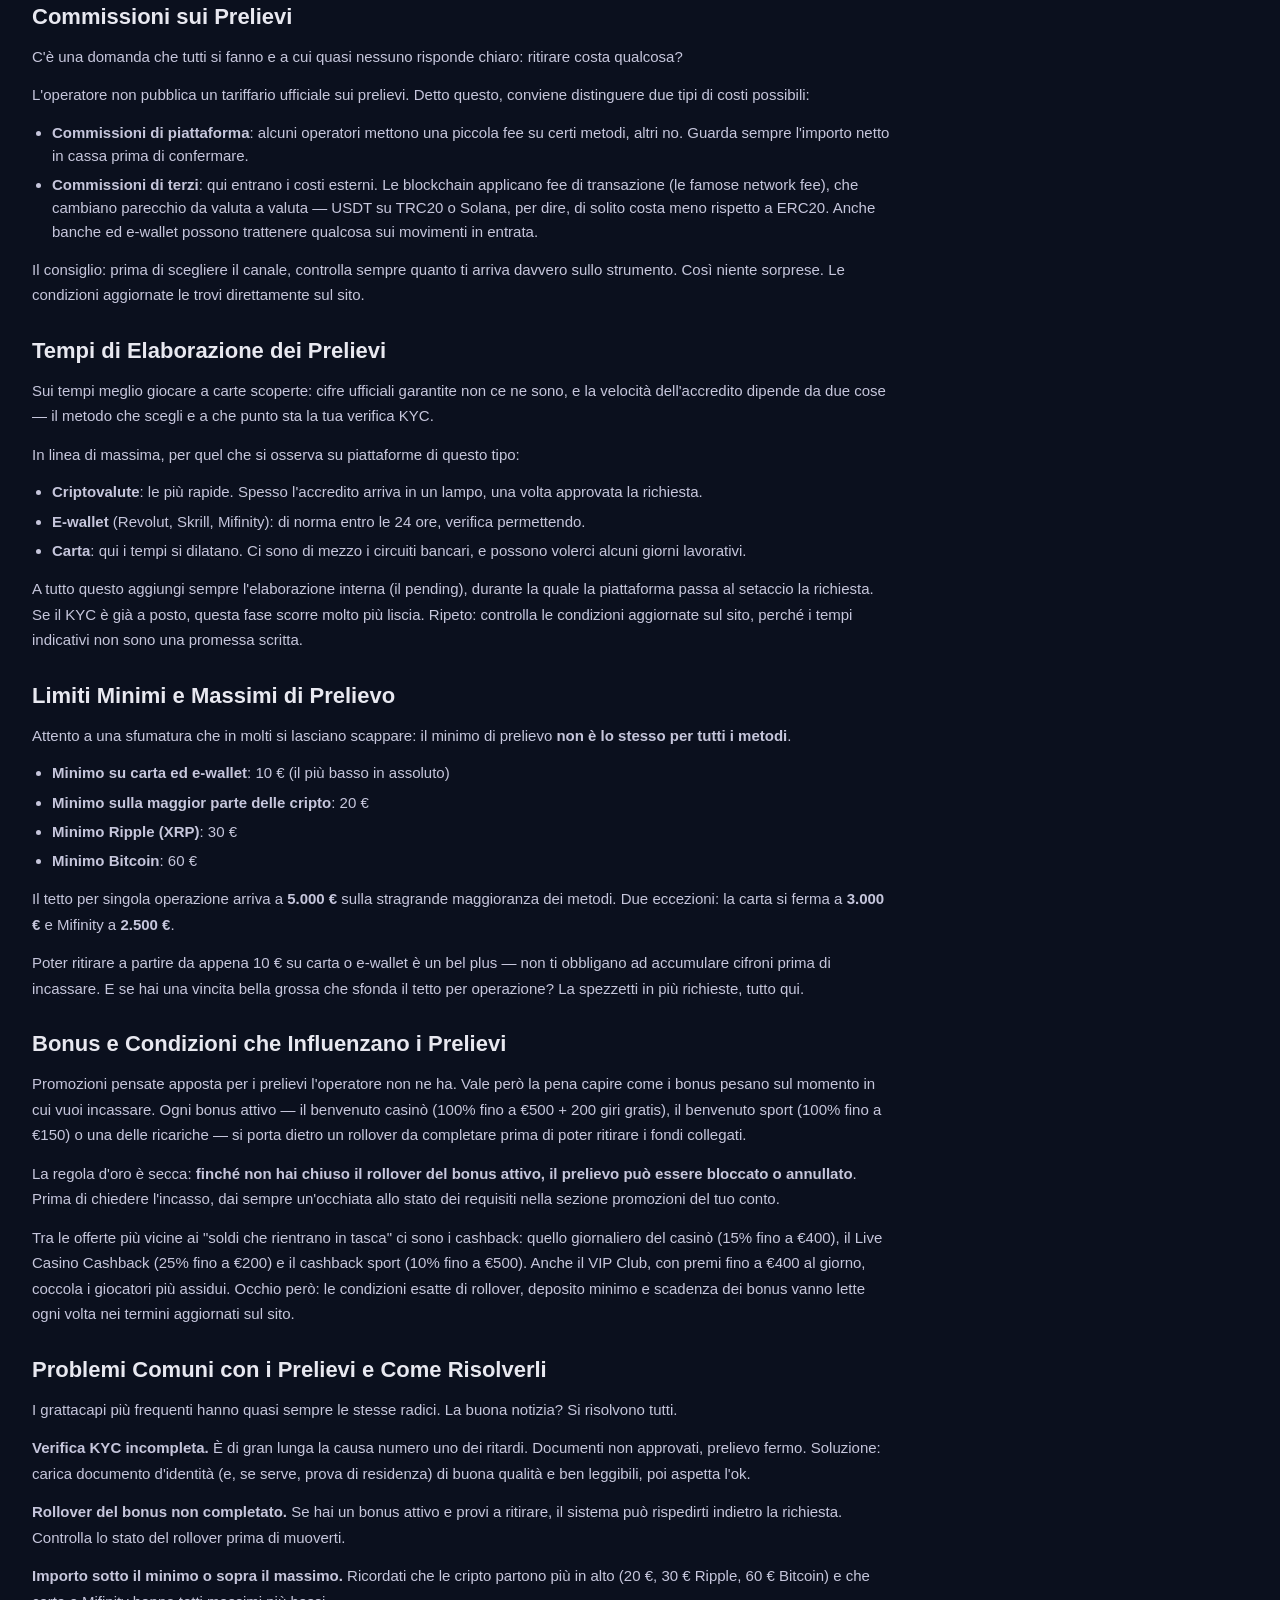
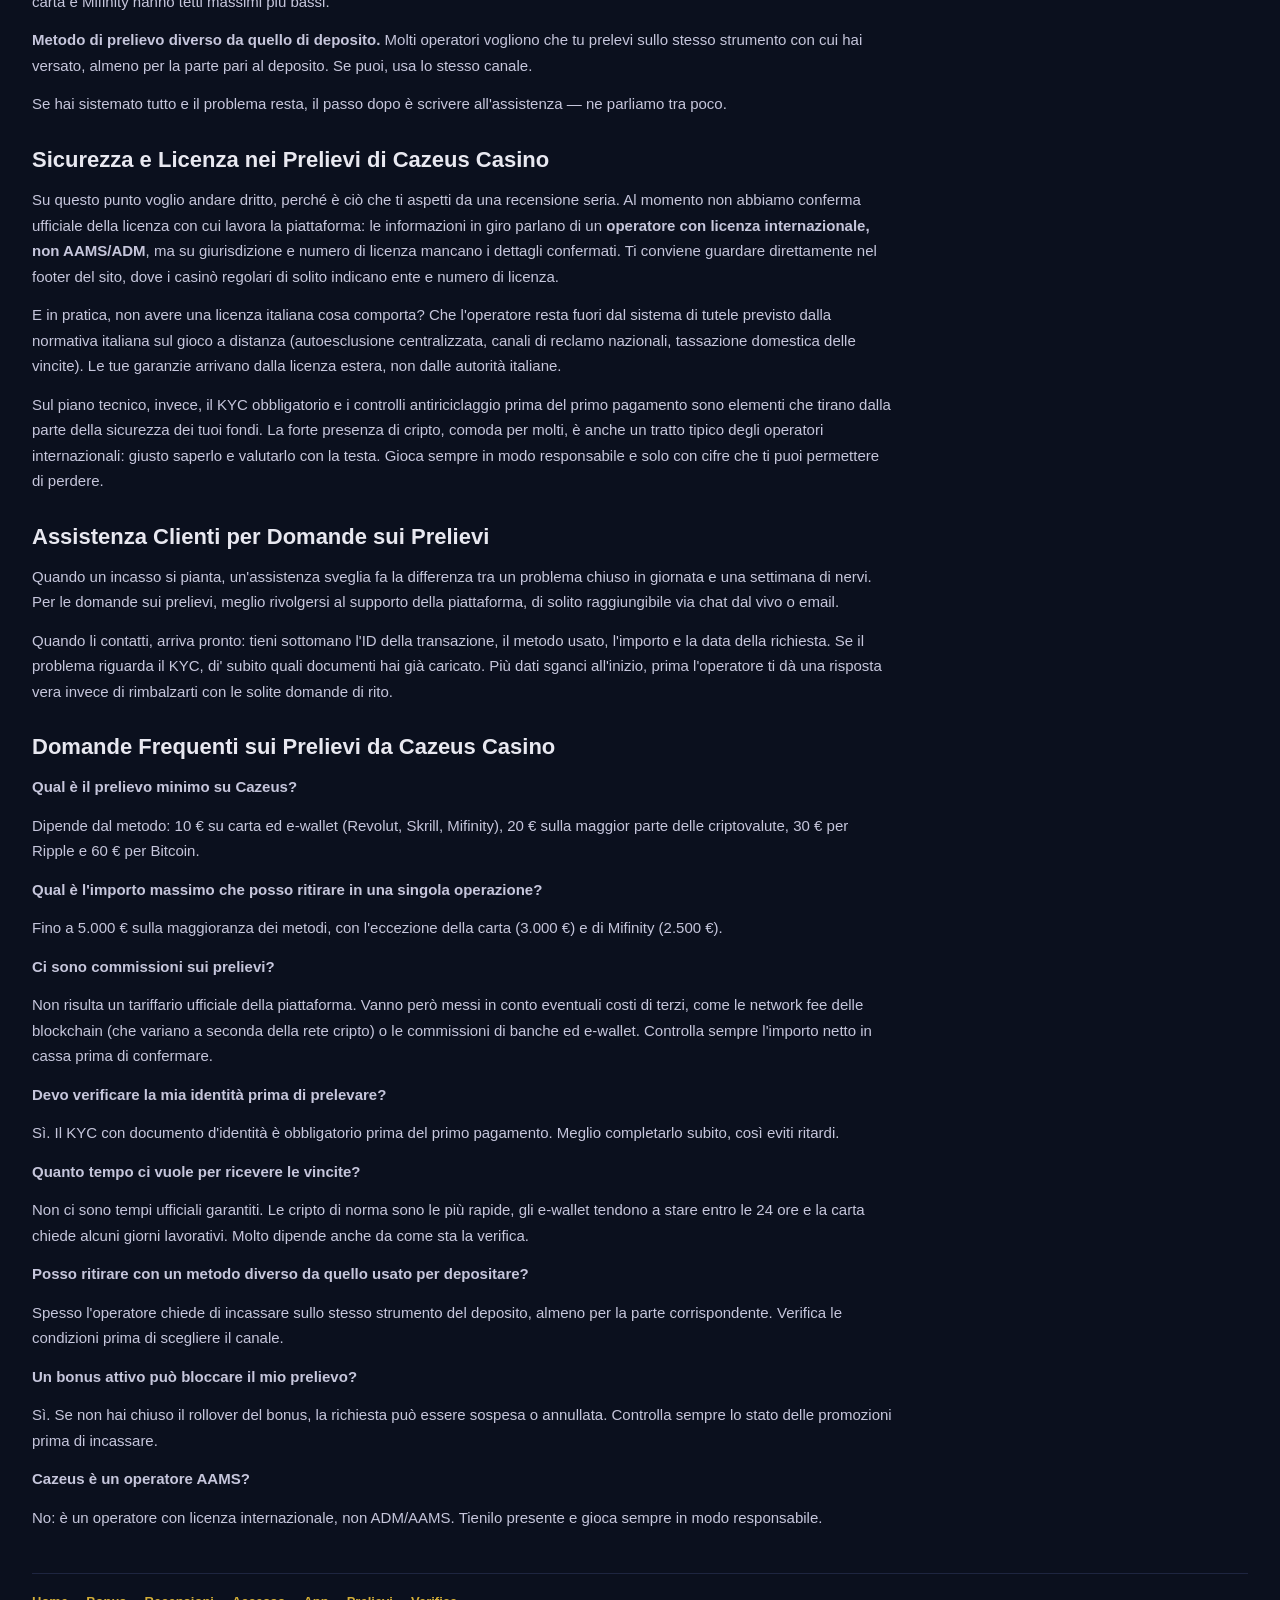
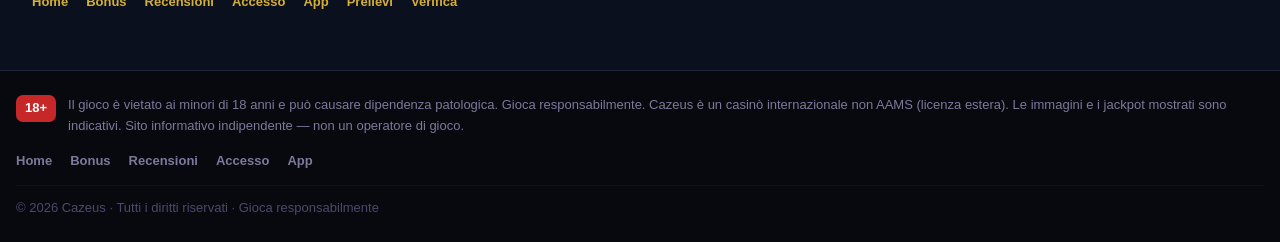
<file: prelievi/index.html>
<!DOCTYPE html>
<html lang="it">
<head>
<meta charset="UTF-8">
<meta name="viewport" content="width=device-width, initial-scale=1">
<title>Prelievi Cazeus Casino: metodi, tempi e limiti</title>
<meta name="description" content="Scopri come prelevare da Cazeus Casino: metodi disponibili, limiti minimi e massimi, tempi, commissioni, KYC e problemi comuni.">
<link rel="icon" type="image/svg+xml" href="/assets/favicon.svg">
<link rel="stylesheet" href="/assets/style.css">
<link rel="canonical" href="https://ecomuseominiererosas.it/prelievi/">
<link rel="alternate" hreflang="it-it" href="https://ecomuseominiererosas.it/prelievi/">
<link rel="alternate" hreflang="x-default" href="https://ecomuseominiererosas.it/">
<style>
.subTop{background:var(--surface);border-bottom:1px solid var(--line)}
.crumbs{font-size:12px;color:var(--mut);padding:14px 0 0}.crumbs a{color:#c9c9df}.crumbs b{color:var(--ink)}
.subHero{padding:12px 0 18px}.subHero h1{color:var(--ink);font-size:30px;font-weight:800;line-height:1.2;max-width:820px}
.clusterNav{background:var(--surface);border-bottom:1px solid var(--line);position:sticky;top:0;z-index:20}
.clusterNavIn{display:flex;gap:6px 22px;flex-wrap:wrap;padding:12px 20px;font-size:14px}
.clusterNav a{color:var(--mut);font-weight:700}.clusterNav a:hover{color:var(--ink)}.clusterNav a.on{color:var(--gold)}
.article{max-width:860px;padding:26px 0 10px}
.article h2{font-size:22px;margin:26px 0 10px;color:var(--ink)}.article h3{font-size:17px;margin:18px 0 8px;color:var(--ink)}
.article p{color:#c6c6dc;margin-bottom:13px;line-height:1.7}
.article ul{margin:0 0 14px 20px}.article li{margin-bottom:6px;color:#c6c6dc}
.article a{color:var(--gold);font-weight:600}
.article .tbl{overflow-x:auto;margin:0 0 16px}
.article table{width:100%;border-collapse:collapse;font-size:14px}
.article th,.article td{border:1px solid var(--line);padding:9px 12px;text-align:left;color:#c6c6dc}
.article th{background:var(--surface);color:var(--ink);font-weight:700}
.article details.faq,.article blockquote.note{border:1px solid var(--line);border-radius:10px;padding:12px 16px;margin-bottom:10px;background:var(--surface)}
.article details.faq summary{font-weight:700;cursor:pointer;color:var(--ink)}.article details.faq p{margin:8px 0 0}
.article blockquote.note{border-left:3px solid var(--gold);border-radius:0 10px 10px 0}
.article blockquote.note>*:first-child{margin-top:0}.article blockquote.note p{margin:0 0 6px;color:#d5d5e6}.article blockquote.note ul{margin:6px 0 0 18px}
.stars{color:var(--gold);letter-spacing:1px;white-space:nowrap}
.ctaBox{background:linear-gradient(120deg,#13182a,#0b101e);border:1px solid var(--line);border-radius:14px;padding:20px 24px;margin:22px 0;display:flex;align-items:center;justify-content:space-between;gap:16px;flex-wrap:wrap}
.ctaBox b{color:var(--gold)}.ctaBox .btn{background:linear-gradient(135deg,#d4af37,#b8941e);color:#0a0a14;padding:11px 22px;border-radius:12px;font-weight:700}
.clusterFoot{display:flex;gap:8px 18px;flex-wrap:wrap;padding:18px 0;border-top:1px solid var(--line);font-size:13px;margin-top:20px}
.clusterFoot a{color:var(--gold);font-weight:600}
.appBox{background:var(--surface);border:1px solid var(--line);border-radius:16px;padding:20px 22px;margin:6px 0 24px}
.appHead{display:flex;gap:16px;align-items:center;flex-wrap:wrap}
.appIco{width:64px;height:64px;border-radius:16px;background:#fff;padding:8px;flex:none}
.appMeta{flex:1;min-width:220px}.appName{font-size:20px;font-weight:800;color:var(--ink)}
.appRate{font-size:13px;color:var(--green);margin:2px 0 12px}.appRate b{color:var(--gold)}
.appBtns{display:flex;gap:10px;flex-wrap:wrap}
.appBox .btn.appDl{background:linear-gradient(135deg,#d4af37,#b8941e);color:#0a0a14;padding:11px 18px;border-radius:12px;font-weight:700}
.appBox .btn.appDl.ios{background:transparent;border:1.5px solid var(--gold);color:var(--gold)}
.appSpec{width:100%;border-collapse:collapse;margin-top:18px;font-size:14px}
.appSpec td{border-top:1px solid var(--line);padding:10px 4px;color:#c6c6dc}.appSpec td:first-child{color:var(--mut);width:42%}
.reviews{display:grid;grid-template-columns:1fr 1fr;gap:12px;margin:6px 0 20px}
.rvw{background:var(--surface);border:1px solid var(--line);border-radius:12px;padding:14px 16px}
.rvw-h{display:flex;justify-content:space-between;align-items:center;margin-bottom:7px;gap:8px}
.rvw-n{font-weight:700;color:var(--ink)}.rvw-s{color:var(--gold);font-size:13px;letter-spacing:1px;white-space:nowrap}
.rvw-t{color:#c6c6dc;font-size:14px;margin:0;line-height:1.6}
@media(max-width:640px){.reviews{grid-template-columns:1fr}}
.promoWrap{margin:8px 0 24px}
.promoGroupT{font-size:12px;text-transform:uppercase;letter-spacing:.06em;color:var(--mut);font-weight:800;margin:16px 0 10px}
.promoGrid{display:grid;grid-template-columns:repeat(3,1fr);gap:12px}
.promoTile{display:block;border-radius:14px;overflow:hidden;border:1px solid var(--line);background:var(--surface);transition:.15s}
.promoTile:hover{transform:translateY(-2px);border-color:var(--gold);box-shadow:0 8px 22px rgba(0,0,0,.45)}
.promoTile img{display:block;width:100%;height:auto}
@media(max-width:840px){.promoGrid{grid-template-columns:repeat(2,1fr)}}
@media(max-width:520px){.promoGrid{grid-template-columns:1fr}}
</style>
<script type="application/ld+json">{"@context": "https://schema.org", "@type": "BreadcrumbList", "itemListElement": [{"@type": "ListItem", "position": 1, "name": "Home", "item": "https://ecomuseominiererosas.it/"}, {"@type": "ListItem", "position": 2, "name": "Prelievi su Cazeus Casino: Guida Completa a Metodi, Tempi e Limiti", "item": "https://ecomuseominiererosas.it/prelievi/"}]}</script>
</head>
<body>
<header class="header-wrapper">
  <div class="header-container wrap">
    <div class="stb-header">
      <div class="header__nav">
        <button class="nav-control" type="button" aria-label="Apri il menu">
          <svg width="24" height="24" viewBox="0 0 24 24" fill="none" aria-hidden="true">
            <line x1="3" y1="6" x2="21" y2="6" stroke="currentColor" stroke-width="1.8" stroke-linecap="round"></line>
            <line x1="3" y1="12" x2="21" y2="12" stroke="currentColor" stroke-width="1.8" stroke-linecap="round"></line>
            <line x1="3" y1="18" x2="21" y2="18" stroke="currentColor" stroke-width="1.8" stroke-linecap="round"></line>
          </svg>
        </button>
        <a class="stb-logo" href="/">CAZEUS</a>
      </div>
      <div class="header__actions">
        <a class="btn btn--secondary" data-aff href="https://api.ecomuseominiererosas.it/login">Accedi</a>
        <a class="btn btn--primary" data-aff href="https://api.ecomuseominiererosas.it/login">Registrati</a>
      </div>
    </div>
  </div>
</header>
<section class="subTop"><div class="wrap">
  <div class="crumbs"><a href="/">Home</a> / <b>Prelievi</b></div>
  <div class="subHero"><h1>Prelievi su Cazeus Casino: Guida Completa a Metodi, Tempi e Limiti</h1></div>
</div></section>
<div class="clusterNav"><div class="wrap clusterNavIn"><a href="/">Home</a><a href="/bonus/">Bonus</a><a href="/recensioni/">Recensioni</a><a href="/accesso/">Accesso</a><a href="/app/">App</a><a href="/prelievi/" class="on">Prelievi</a><a href="/verifica/">Verifica</a></div></div>
<main class="wrap">
  <article class="article">
<p>Il momento della verità, per qualsiasi casinò, è quando provi a incassare. Lì capisci se un operatore vale davvero i tuoi soldi o no. Su Cazeus la trafila fila liscia, e la scelta di metodi è parecchio ampia — soprattutto sul lato cripto — però ci sono un paio di dettagli da conoscere prima di schiacciare &quot;preleva&quot;. Qui ti spiego passo passo come funzionano i prelievi: quanto puoi ritirare, quanto ci mette, che costi ti aspettano e cosa fare se qualcosa si inceppa.</p>
<h2>Come Ritirare Denaro da Cazeus Casino</h2>
<p>La procedura è quella classica, niente giri strani. I passaggi:</p>
<p>1. <b>Accedi al tuo conto</b> ed entra nella sezione cassa (cashier).</p>
<p>2. <b>Seleziona l&#x27;opzione di prelievo</b> e scegli con cosa vuoi incassare.</p>
<p>3. <b>Inserisci l&#x27;importo</b> e conferma la richiesta.</p>
<p>4. <b>Aspetta lo stato &quot;in elaborazione&quot; (pending)</b>: la piattaforma controlla la richiesta prima di lavorarla.</p>
<p>5. <b>Ricevi la conferma</b> quando il pagamento viene approvato e spedito al tuo strumento.</p>
<p>Il nocciolo della questione: i depositi sono istantanei, i prelievi no. Passano prima da una verifica. Vuol dire che, almeno la prima volta, dovrai completare il KYC (Know Your Customer) caricando un documento d&#x27;identità valido. È prassi ovunque, serve a proteggere il tuo conto e a rispettare gli obblighi antiriciclaggio.</p>
<p>Un consiglio da chi queste piattaforme le smanetta da un pezzo: fai la verifica documenti subito dopo la registrazione, non aspettare il primo incasso. Così, quando avrai le vincite da ritirare, non perdi giorni ad attendere che ti approvino le carte.</p>
<div class="ctaBox"><div>Cazeus: bonus di benvenuto fino a <b>500 € + 200 giri gratis</b> sul casinò.</div><a class="btn" href="https://api.ecomuseominiererosas.it/login">Vai al sito</a></div><h2>Metodi di Prelievo Disponibili</h2>
<p>Qui l&#x27;operatore gioca bene le sue carte: la gamma è più ricca della media, e la cura per le criptovalute salta subito all&#x27;occhio.</p>
<div class="tbl"><table><thead><tr><th>Metodo</th><th>Minimo</th><th>Massimo</th><th>Note / Rete</th></tr></thead><tbody><tr><td>Carta (Withdraw to Card)</td><td>10 €</td><td>3.000 €</td><td>Circuiti bancari tradizionali</td></tr><tr><td>Revolut</td><td>10 €</td><td>5.000 €</td><td>E-wallet</td></tr><tr><td>Skrill</td><td>10 €</td><td>5.000 €</td><td>E-wallet</td></tr><tr><td>Mifinity</td><td>10 €</td><td>2.500 €</td><td>E-wallet</td></tr><tr><td>Bitcoin</td><td>60 €</td><td>5.000 €</td><td>Cripto</td></tr><tr><td>Ripple (XRP)</td><td>30 €</td><td>5.000 €</td><td>Cripto</td></tr><tr><td>Ethereum, Litecoin, Bitcoin Cash, TRX, BNB, DOGE, Solana, Cardano</td><td>20 €</td><td>5.000 €</td><td>Cripto</td></tr><tr><td>USDC / USDC Solana</td><td>20 €</td><td>5.000 €</td><td>Cripto stablecoin</td></tr><tr><td>USDT</td><td>20 €</td><td>5.000 €</td><td>Reti ERC20, TRC20, BEP20, Solana</td></tr></tbody></table></div>
<p>Sedici valute digitali, con USDT addirittura su quattro network diversi. Pochi concorrenti arrivano a tanto. Se già maneggi un wallet cripto, qui trovi pane per i tuoi denti. Chi invece va sul tradizionale ha carta, Revolut, Skrill e Mifinity — nomi che sul mercato italiano conoscono tutti.</p>
<h2>Commissioni sui Prelievi</h2>
<p>C&#x27;è una domanda che tutti si fanno e a cui quasi nessuno risponde chiaro: ritirare costa qualcosa?</p>
<p>L&#x27;operatore non pubblica un tariffario ufficiale sui prelievi. Detto questo, conviene distinguere due tipi di costi possibili:</p>
<ul><li><b>Commissioni di piattaforma</b>: alcuni operatori mettono una piccola fee su certi metodi, altri no. Guarda sempre l&#x27;importo netto in cassa prima di confermare.</li><li><b>Commissioni di terzi</b>: qui entrano i costi esterni. Le blockchain applicano fee di transazione (le famose network fee), che cambiano parecchio da valuta a valuta — USDT su TRC20 o Solana, per dire, di solito costa meno rispetto a ERC20. Anche banche ed e-wallet possono trattenere qualcosa sui movimenti in entrata.</li></ul>
<p>Il consiglio: prima di scegliere il canale, controlla sempre quanto ti arriva davvero sullo strumento. Così niente sorprese. Le condizioni aggiornate le trovi direttamente sul sito.</p>
<h2>Tempi di Elaborazione dei Prelievi</h2>
<p>Sui tempi meglio giocare a carte scoperte: cifre ufficiali garantite non ce ne sono, e la velocità dell&#x27;accredito dipende da due cose — il metodo che scegli e a che punto sta la tua verifica KYC.</p>
<p>In linea di massima, per quel che si osserva su piattaforme di questo tipo:</p>
<ul><li><b>Criptovalute</b>: le più rapide. Spesso l&#x27;accredito arriva in un lampo, una volta approvata la richiesta.</li><li><b>E-wallet</b> (Revolut, Skrill, Mifinity): di norma entro le 24 ore, verifica permettendo.</li><li><b>Carta</b>: qui i tempi si dilatano. Ci sono di mezzo i circuiti bancari, e possono volerci alcuni giorni lavorativi.</li></ul>
<p>A tutto questo aggiungi sempre l&#x27;elaborazione interna (il pending), durante la quale la piattaforma passa al setaccio la richiesta. Se il KYC è già a posto, questa fase scorre molto più liscia. Ripeto: controlla le condizioni aggiornate sul sito, perché i tempi indicativi non sono una promessa scritta.</p>
<h2>Limiti Minimi e Massimi di Prelievo</h2>
<p>Attento a una sfumatura che in molti si lasciano scappare: il minimo di prelievo <b>non è lo stesso per tutti i metodi</b>.</p>
<ul><li><b>Minimo su carta ed e-wallet</b>: 10 € (il più basso in assoluto)</li><li><b>Minimo sulla maggior parte delle cripto</b>: 20 €</li><li><b>Minimo Ripple (XRP)</b>: 30 €</li><li><b>Minimo Bitcoin</b>: 60 €</li></ul>
<p>Il tetto per singola operazione arriva a <b>5.000 €</b> sulla stragrande maggioranza dei metodi. Due eccezioni: la carta si ferma a <b>3.000 €</b> e Mifinity a <b>2.500 €</b>.</p>
<p>Poter ritirare a partire da appena 10 € su carta o e-wallet è un bel plus — non ti obbligano ad accumulare cifroni prima di incassare. E se hai una vincita bella grossa che sfonda il tetto per operazione? La spezzetti in più richieste, tutto qui.</p>
<h2>Bonus e Condizioni che Influenzano i Prelievi</h2>
<p>Promozioni pensate apposta per i prelievi l&#x27;operatore non ne ha. Vale però la pena capire come i bonus pesano sul momento in cui vuoi incassare. Ogni bonus attivo — il benvenuto casinò (100% fino a €500 + 200 giri gratis), il benvenuto sport (100% fino a €150) o una delle ricariche — si porta dietro un rollover da completare prima di poter ritirare i fondi collegati.</p>
<p>La regola d&#x27;oro è secca: <b>finché non hai chiuso il rollover del bonus attivo, il prelievo può essere bloccato o annullato</b>. Prima di chiedere l&#x27;incasso, dai sempre un&#x27;occhiata allo stato dei requisiti nella sezione promozioni del tuo conto.</p>
<p>Tra le offerte più vicine ai &quot;soldi che rientrano in tasca&quot; ci sono i cashback: quello giornaliero del casinò (15% fino a €400), il Live Casino Cashback (25% fino a €200) e il cashback sport (10% fino a €500). Anche il VIP Club, con premi fino a €400 al giorno, coccola i giocatori più assidui. Occhio però: le condizioni esatte di rollover, deposito minimo e scadenza dei bonus vanno lette ogni volta nei termini aggiornati sul sito.</p>
<h2>Problemi Comuni con i Prelievi e Come Risolverli</h2>
<p>I grattacapi più frequenti hanno quasi sempre le stesse radici. La buona notizia? Si risolvono tutti.</p>
<p><b>Verifica KYC incompleta.</b> È di gran lunga la causa numero uno dei ritardi. Documenti non approvati, prelievo fermo. Soluzione: carica documento d&#x27;identità (e, se serve, prova di residenza) di buona qualità e ben leggibili, poi aspetta l&#x27;ok.</p>
<p><b>Rollover del bonus non completato.</b> Se hai un bonus attivo e provi a ritirare, il sistema può rispedirti indietro la richiesta. Controlla lo stato del rollover prima di muoverti.</p>
<p><b>Importo sotto il minimo o sopra il massimo.</b> Ricordati che le cripto partono più in alto (20 €, 30 € Ripple, 60 € Bitcoin) e che carta e Mifinity hanno tetti massimi più bassi.</p>
<p><b>Metodo di prelievo diverso da quello di deposito.</b> Molti operatori vogliono che tu prelevi sullo stesso strumento con cui hai versato, almeno per la parte pari al deposito. Se puoi, usa lo stesso canale.</p>
<p>Se hai sistemato tutto e il problema resta, il passo dopo è scrivere all&#x27;assistenza — ne parliamo tra poco.</p>
<h2>Sicurezza e Licenza nei Prelievi di Cazeus Casino</h2>
<p>Su questo punto voglio andare dritto, perché è ciò che ti aspetti da una recensione seria. Al momento non abbiamo conferma ufficiale della licenza con cui lavora la piattaforma: le informazioni in giro parlano di un <b>operatore con licenza internazionale, non AAMS/ADM</b>, ma su giurisdizione e numero di licenza mancano i dettagli confermati. Ti conviene guardare direttamente nel footer del sito, dove i casinò regolari di solito indicano ente e numero di licenza.</p>
<p>E in pratica, non avere una licenza italiana cosa comporta? Che l&#x27;operatore resta fuori dal sistema di tutele previsto dalla normativa italiana sul gioco a distanza (autoesclusione centralizzata, canali di reclamo nazionali, tassazione domestica delle vincite). Le tue garanzie arrivano dalla licenza estera, non dalle autorità italiane.</p>
<p>Sul piano tecnico, invece, il KYC obbligatorio e i controlli antiriciclaggio prima del primo pagamento sono elementi che tirano dalla parte della sicurezza dei tuoi fondi. La forte presenza di cripto, comoda per molti, è anche un tratto tipico degli operatori internazionali: giusto saperlo e valutarlo con la testa. Gioca sempre in modo responsabile e solo con cifre che ti puoi permettere di perdere.</p>
<h2>Assistenza Clienti per Domande sui Prelievi</h2>
<p>Quando un incasso si pianta, un&#x27;assistenza sveglia fa la differenza tra un problema chiuso in giornata e una settimana di nervi. Per le domande sui prelievi, meglio rivolgersi al supporto della piattaforma, di solito raggiungibile via chat dal vivo o email.</p>
<p>Quando li contatti, arriva pronto: tieni sottomano l&#x27;ID della transazione, il metodo usato, l&#x27;importo e la data della richiesta. Se il problema riguarda il KYC, di&#x27; subito quali documenti hai già caricato. Più dati sganci all&#x27;inizio, prima l&#x27;operatore ti dà una risposta vera invece di rimbalzarti con le solite domande di rito.</p>
<h2>Domande Frequenti sui Prelievi da Cazeus Casino</h2>
<p><b>Qual è il prelievo minimo su Cazeus?</b></p>
<p>Dipende dal metodo: 10 € su carta ed e-wallet (Revolut, Skrill, Mifinity), 20 € sulla maggior parte delle criptovalute, 30 € per Ripple e 60 € per Bitcoin.</p>
<p><b>Qual è l&#x27;importo massimo che posso ritirare in una singola operazione?</b></p>
<p>Fino a 5.000 € sulla maggioranza dei metodi, con l&#x27;eccezione della carta (3.000 €) e di Mifinity (2.500 €).</p>
<p><b>Ci sono commissioni sui prelievi?</b></p>
<p>Non risulta un tariffario ufficiale della piattaforma. Vanno però messi in conto eventuali costi di terzi, come le network fee delle blockchain (che variano a seconda della rete cripto) o le commissioni di banche ed e-wallet. Controlla sempre l&#x27;importo netto in cassa prima di confermare.</p>
<p><b>Devo verificare la mia identità prima di prelevare?</b></p>
<p>Sì. Il KYC con documento d&#x27;identità è obbligatorio prima del primo pagamento. Meglio completarlo subito, così eviti ritardi.</p>
<p><b>Quanto tempo ci vuole per ricevere le vincite?</b></p>
<p>Non ci sono tempi ufficiali garantiti. Le cripto di norma sono le più rapide, gli e-wallet tendono a stare entro le 24 ore e la carta chiede alcuni giorni lavorativi. Molto dipende anche da come sta la verifica.</p>
<p><b>Posso ritirare con un metodo diverso da quello usato per depositare?</b></p>
<p>Spesso l&#x27;operatore chiede di incassare sullo stesso strumento del deposito, almeno per la parte corrispondente. Verifica le condizioni prima di scegliere il canale.</p>
<p><b>Un bonus attivo può bloccare il mio prelievo?</b></p>
<p>Sì. Se non hai chiuso il rollover del bonus, la richiesta può essere sospesa o annullata. Controlla sempre lo stato delle promozioni prima di incassare.</p>
<p><b>Cazeus è un operatore AAMS?</b></p>
<p>No: è un operatore con licenza internazionale, non ADM/AAMS. Tienilo presente e gioca sempre in modo responsabile.</p>
  </article>
  <div class="clusterFoot"><a href="/">Home</a><a href="/bonus/">Bonus</a><a href="/recensioni/">Recensioni</a><a href="/accesso/">Accesso</a><a href="/app/">App</a><a href="/prelievi/">Prelievi</a><a href="/verifica/">Verifica</a></div>
</main>
<footer>
  <div class="fwrap">
    <div class="comp">
      <span class="age">18+</span>
      <span>Il gioco è vietato ai minori di 18 anni e può causare dipendenza patologica. Gioca responsabilmente. Cazeus è un casinò internazionale non AAMS (licenza estera). Le immagini e i jackpot mostrati sono indicativi. Sito informativo indipendente — non un operatore di gioco.</span>
    </div>
    <nav class="cluster-foot"><a href="/">Home</a><a href="/bonus/">Bonus</a><a href="/recensioni/">Recensioni</a><a href="/accesso/">Accesso</a><a href="/app/">App</a></nav>
    <div class="low">© 2026 Cazeus · Tutti i diritti riservati · Gioca responsabilmente</div>
  </div>
</footer>
</body>
</html>
</file>
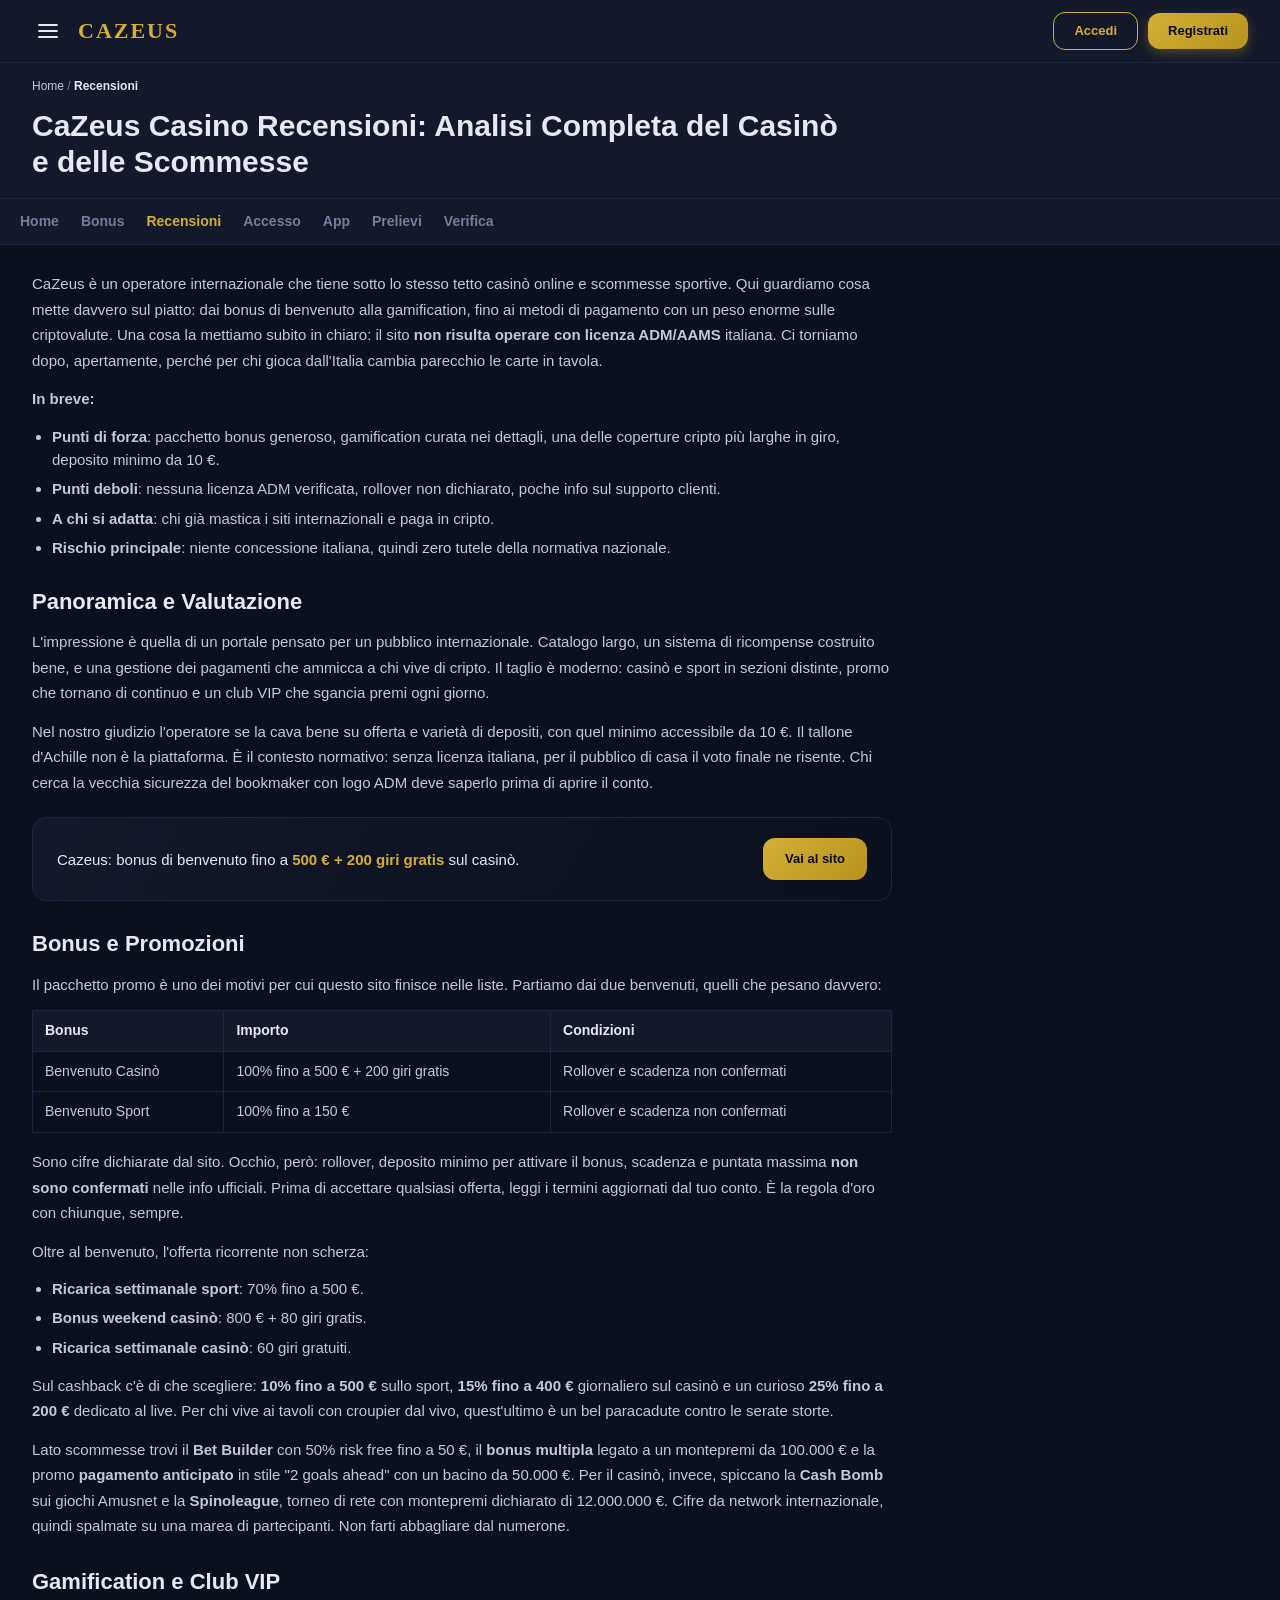
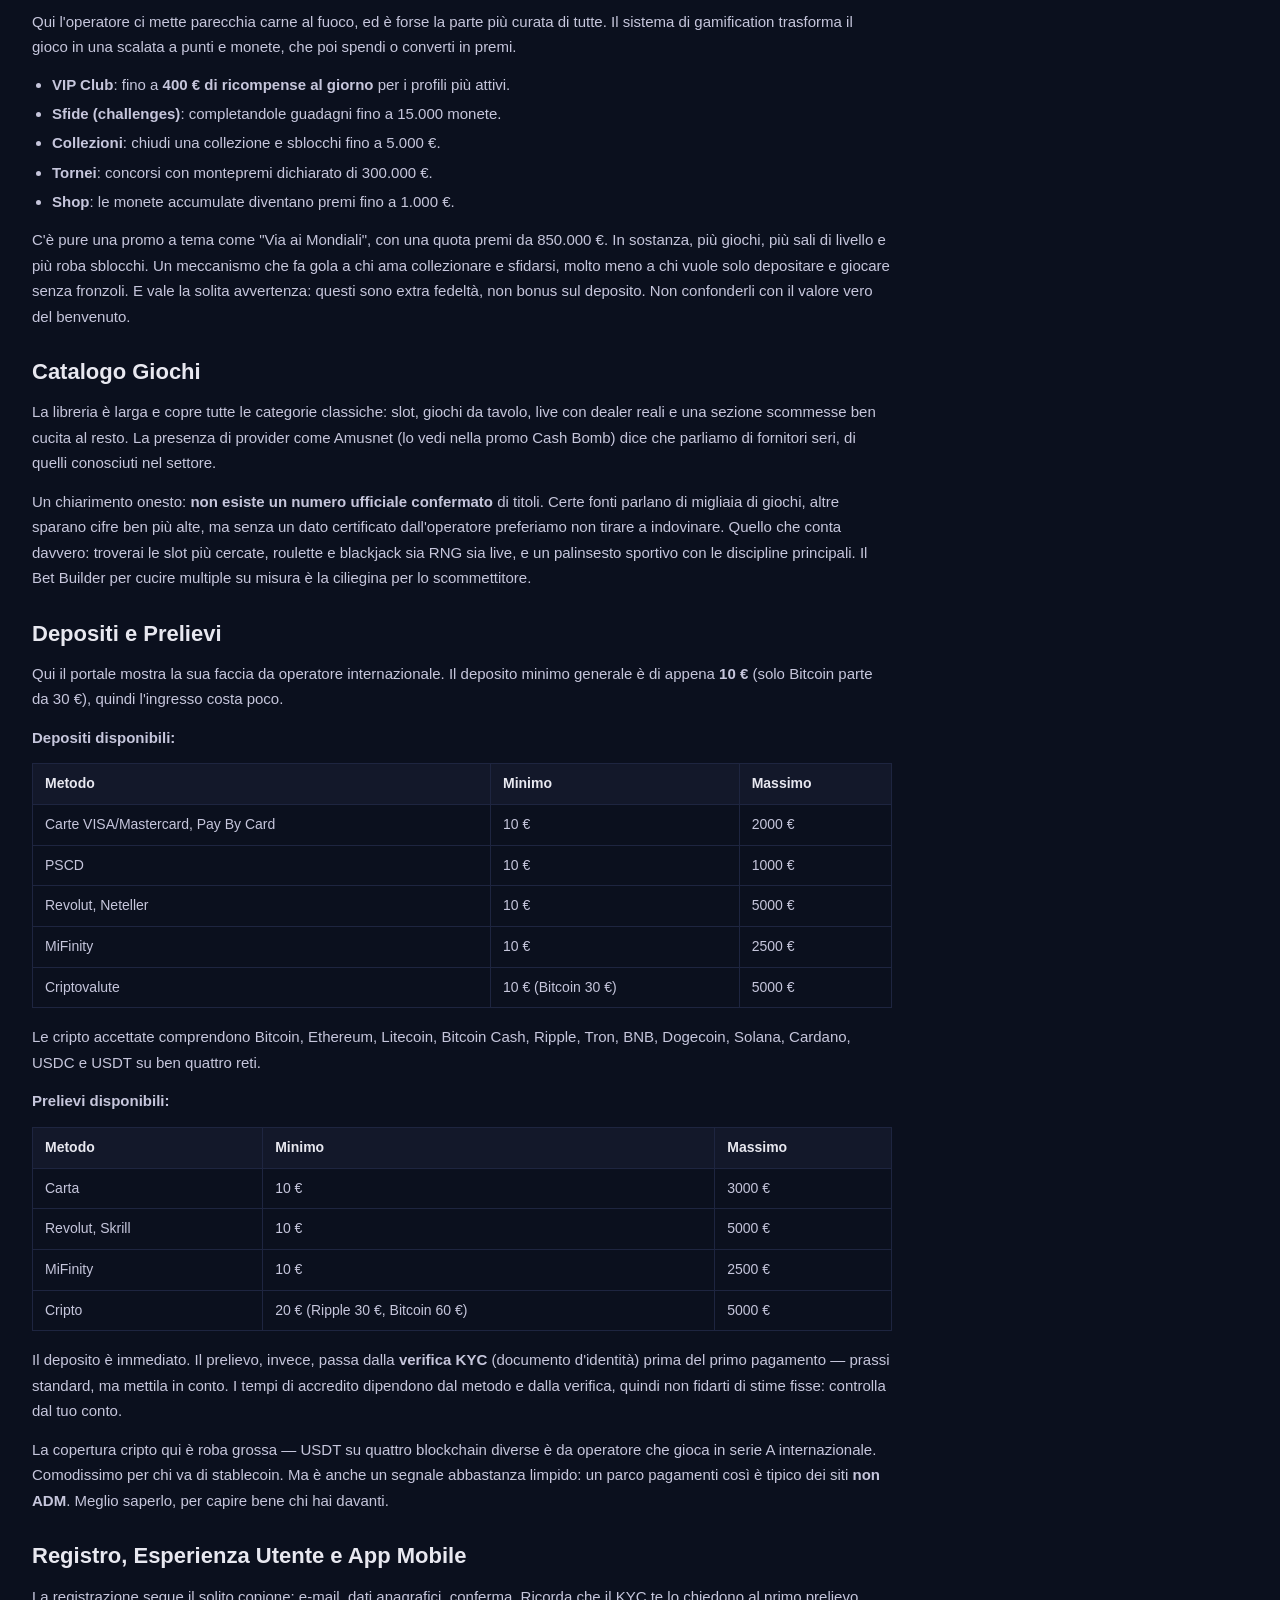
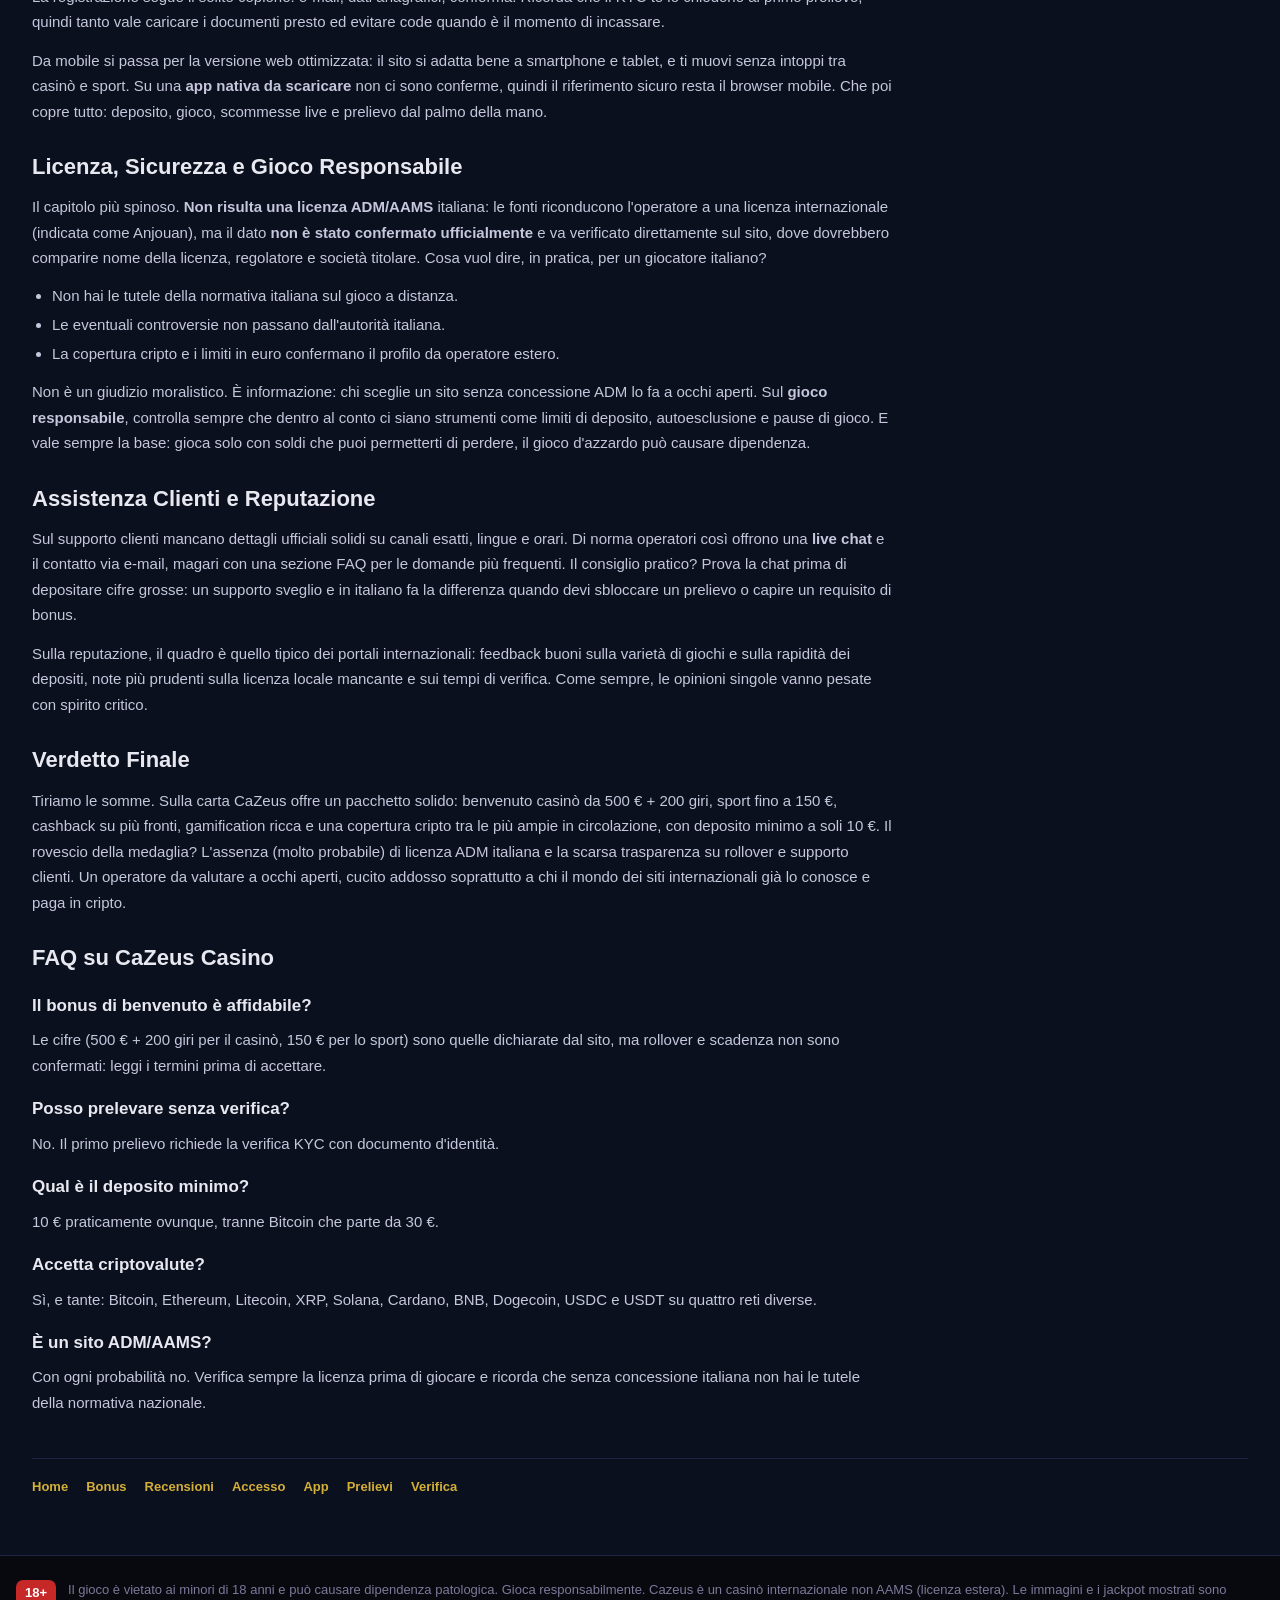
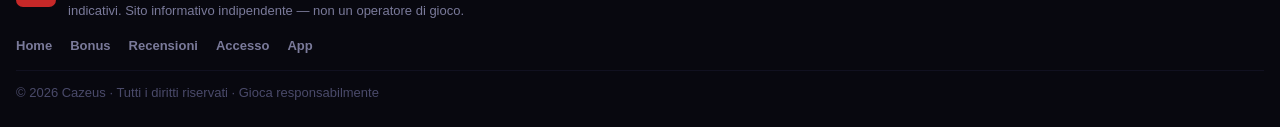
<file: recensioni/index.html>
<!DOCTYPE html>
<html lang="it">
<head>
<meta charset="UTF-8">
<meta name="viewport" content="width=device-width, initial-scale=1">
<title>CaZeus Casino Recensioni: Bonus, Cripto e Licenza</title>
<meta name="description" content="Analisi di CaZeus Casino: bonus, scommesse, VIP, pagamenti in cripto, depositi e prelievi, con focus su licenza ADM/AAMS non verificata.">
<link rel="icon" type="image/svg+xml" href="/assets/favicon.svg">
<link rel="stylesheet" href="/assets/style.css">
<link rel="canonical" href="https://ecomuseominiererosas.it/recensioni/">
<link rel="alternate" hreflang="it-it" href="https://ecomuseominiererosas.it/recensioni/">
<link rel="alternate" hreflang="x-default" href="https://ecomuseominiererosas.it/">
<style>
.subTop{background:var(--surface);border-bottom:1px solid var(--line)}
.crumbs{font-size:12px;color:var(--mut);padding:14px 0 0}.crumbs a{color:#c9c9df}.crumbs b{color:var(--ink)}
.subHero{padding:12px 0 18px}.subHero h1{color:var(--ink);font-size:30px;font-weight:800;line-height:1.2;max-width:820px}
.clusterNav{background:var(--surface);border-bottom:1px solid var(--line);position:sticky;top:0;z-index:20}
.clusterNavIn{display:flex;gap:6px 22px;flex-wrap:wrap;padding:12px 20px;font-size:14px}
.clusterNav a{color:var(--mut);font-weight:700}.clusterNav a:hover{color:var(--ink)}.clusterNav a.on{color:var(--gold)}
.article{max-width:860px;padding:26px 0 10px}
.article h2{font-size:22px;margin:26px 0 10px;color:var(--ink)}.article h3{font-size:17px;margin:18px 0 8px;color:var(--ink)}
.article p{color:#c6c6dc;margin-bottom:13px;line-height:1.7}
.article ul{margin:0 0 14px 20px}.article li{margin-bottom:6px;color:#c6c6dc}
.article a{color:var(--gold);font-weight:600}
.article .tbl{overflow-x:auto;margin:0 0 16px}
.article table{width:100%;border-collapse:collapse;font-size:14px}
.article th,.article td{border:1px solid var(--line);padding:9px 12px;text-align:left;color:#c6c6dc}
.article th{background:var(--surface);color:var(--ink);font-weight:700}
.article details.faq,.article blockquote.note{border:1px solid var(--line);border-radius:10px;padding:12px 16px;margin-bottom:10px;background:var(--surface)}
.article details.faq summary{font-weight:700;cursor:pointer;color:var(--ink)}.article details.faq p{margin:8px 0 0}
.article blockquote.note{border-left:3px solid var(--gold);border-radius:0 10px 10px 0}
.article blockquote.note>*:first-child{margin-top:0}.article blockquote.note p{margin:0 0 6px;color:#d5d5e6}.article blockquote.note ul{margin:6px 0 0 18px}
.stars{color:var(--gold);letter-spacing:1px;white-space:nowrap}
.ctaBox{background:linear-gradient(120deg,#13182a,#0b101e);border:1px solid var(--line);border-radius:14px;padding:20px 24px;margin:22px 0;display:flex;align-items:center;justify-content:space-between;gap:16px;flex-wrap:wrap}
.ctaBox b{color:var(--gold)}.ctaBox .btn{background:linear-gradient(135deg,#d4af37,#b8941e);color:#0a0a14;padding:11px 22px;border-radius:12px;font-weight:700}
.clusterFoot{display:flex;gap:8px 18px;flex-wrap:wrap;padding:18px 0;border-top:1px solid var(--line);font-size:13px;margin-top:20px}
.clusterFoot a{color:var(--gold);font-weight:600}
.appBox{background:var(--surface);border:1px solid var(--line);border-radius:16px;padding:20px 22px;margin:6px 0 24px}
.appHead{display:flex;gap:16px;align-items:center;flex-wrap:wrap}
.appIco{width:64px;height:64px;border-radius:16px;background:#fff;padding:8px;flex:none}
.appMeta{flex:1;min-width:220px}.appName{font-size:20px;font-weight:800;color:var(--ink)}
.appRate{font-size:13px;color:var(--green);margin:2px 0 12px}.appRate b{color:var(--gold)}
.appBtns{display:flex;gap:10px;flex-wrap:wrap}
.appBox .btn.appDl{background:linear-gradient(135deg,#d4af37,#b8941e);color:#0a0a14;padding:11px 18px;border-radius:12px;font-weight:700}
.appBox .btn.appDl.ios{background:transparent;border:1.5px solid var(--gold);color:var(--gold)}
.appSpec{width:100%;border-collapse:collapse;margin-top:18px;font-size:14px}
.appSpec td{border-top:1px solid var(--line);padding:10px 4px;color:#c6c6dc}.appSpec td:first-child{color:var(--mut);width:42%}
.reviews{display:grid;grid-template-columns:1fr 1fr;gap:12px;margin:6px 0 20px}
.rvw{background:var(--surface);border:1px solid var(--line);border-radius:12px;padding:14px 16px}
.rvw-h{display:flex;justify-content:space-between;align-items:center;margin-bottom:7px;gap:8px}
.rvw-n{font-weight:700;color:var(--ink)}.rvw-s{color:var(--gold);font-size:13px;letter-spacing:1px;white-space:nowrap}
.rvw-t{color:#c6c6dc;font-size:14px;margin:0;line-height:1.6}
@media(max-width:640px){.reviews{grid-template-columns:1fr}}
.promoWrap{margin:8px 0 24px}
.promoGroupT{font-size:12px;text-transform:uppercase;letter-spacing:.06em;color:var(--mut);font-weight:800;margin:16px 0 10px}
.promoGrid{display:grid;grid-template-columns:repeat(3,1fr);gap:12px}
.promoTile{display:block;border-radius:14px;overflow:hidden;border:1px solid var(--line);background:var(--surface);transition:.15s}
.promoTile:hover{transform:translateY(-2px);border-color:var(--gold);box-shadow:0 8px 22px rgba(0,0,0,.45)}
.promoTile img{display:block;width:100%;height:auto}
@media(max-width:840px){.promoGrid{grid-template-columns:repeat(2,1fr)}}
@media(max-width:520px){.promoGrid{grid-template-columns:1fr}}
</style>
<script type="application/ld+json">{"@context": "https://schema.org", "@type": "BreadcrumbList", "itemListElement": [{"@type": "ListItem", "position": 1, "name": "Home", "item": "https://ecomuseominiererosas.it/"}, {"@type": "ListItem", "position": 2, "name": "CaZeus Casino Recensioni: Analisi Completa del Casinò e delle Scommesse", "item": "https://ecomuseominiererosas.it/recensioni/"}]}</script>
<script type="application/ld+json">{"@context": "https://schema.org", "@type": "Organization", "name": "Cazeus", "aggregateRating": {"@type": "AggregateRating", "ratingValue": "3.9", "reviewCount": "8", "bestRating": "5"}}</script>
</head>
<body>
<header class="header-wrapper">
  <div class="header-container wrap">
    <div class="stb-header">
      <div class="header__nav">
        <button class="nav-control" type="button" aria-label="Apri il menu">
          <svg width="24" height="24" viewBox="0 0 24 24" fill="none" aria-hidden="true">
            <line x1="3" y1="6" x2="21" y2="6" stroke="currentColor" stroke-width="1.8" stroke-linecap="round"></line>
            <line x1="3" y1="12" x2="21" y2="12" stroke="currentColor" stroke-width="1.8" stroke-linecap="round"></line>
            <line x1="3" y1="18" x2="21" y2="18" stroke="currentColor" stroke-width="1.8" stroke-linecap="round"></line>
          </svg>
        </button>
        <a class="stb-logo" href="/">CAZEUS</a>
      </div>
      <div class="header__actions">
        <a class="btn btn--secondary" data-aff href="https://api.ecomuseominiererosas.it/login">Accedi</a>
        <a class="btn btn--primary" data-aff href="https://api.ecomuseominiererosas.it/login">Registrati</a>
      </div>
    </div>
  </div>
</header>
<section class="subTop"><div class="wrap">
  <div class="crumbs"><a href="/">Home</a> / <b>Recensioni</b></div>
  <div class="subHero"><h1>CaZeus Casino Recensioni: Analisi Completa del Casinò e delle Scommesse</h1></div>
</div></section>
<div class="clusterNav"><div class="wrap clusterNavIn"><a href="/">Home</a><a href="/bonus/">Bonus</a><a href="/recensioni/" class="on">Recensioni</a><a href="/accesso/">Accesso</a><a href="/app/">App</a><a href="/prelievi/">Prelievi</a><a href="/verifica/">Verifica</a></div></div>
<main class="wrap">
  <article class="article">
<p>CaZeus è un operatore internazionale che tiene sotto lo stesso tetto casinò online e scommesse sportive. Qui guardiamo cosa mette davvero sul piatto: dai bonus di benvenuto alla gamification, fino ai metodi di pagamento con un peso enorme sulle criptovalute. Una cosa la mettiamo subito in chiaro: il sito <b>non risulta operare con licenza ADM/AAMS</b> italiana. Ci torniamo dopo, apertamente, perché per chi gioca dall&#x27;Italia cambia parecchio le carte in tavola.</p>
<p><b>In breve:</b></p>
<ul><li><b>Punti di forza</b>: pacchetto bonus generoso, gamification curata nei dettagli, una delle coperture cripto più larghe in giro, deposito minimo da 10 €.</li><li><b>Punti deboli</b>: nessuna licenza ADM verificata, rollover non dichiarato, poche info sul supporto clienti.</li><li><b>A chi si adatta</b>: chi già mastica i siti internazionali e paga in cripto.</li><li><b>Rischio principale</b>: niente concessione italiana, quindi zero tutele della normativa nazionale.</li></ul>
<h2>Panoramica e Valutazione</h2>
<p>L&#x27;impressione è quella di un portale pensato per un pubblico internazionale. Catalogo largo, un sistema di ricompense costruito bene, e una gestione dei pagamenti che ammicca a chi vive di cripto. Il taglio è moderno: casinò e sport in sezioni distinte, promo che tornano di continuo e un club VIP che sgancia premi ogni giorno.</p>
<p>Nel nostro giudizio l&#x27;operatore se la cava bene su offerta e varietà di depositi, con quel minimo accessibile da 10 €. Il tallone d&#x27;Achille non è la piattaforma. È il contesto normativo: senza licenza italiana, per il pubblico di casa il voto finale ne risente. Chi cerca la vecchia sicurezza del bookmaker con logo ADM deve saperlo prima di aprire il conto.</p>
<div class="ctaBox"><div>Cazeus: bonus di benvenuto fino a <b>500 € + 200 giri gratis</b> sul casinò.</div><a class="btn" href="https://api.ecomuseominiererosas.it/login">Vai al sito</a></div><h2>Bonus e Promozioni</h2>
<p>Il pacchetto promo è uno dei motivi per cui questo sito finisce nelle liste. Partiamo dai due benvenuti, quelli che pesano davvero:</p>
<div class="tbl"><table><thead><tr><th>Bonus</th><th>Importo</th><th>Condizioni</th></tr></thead><tbody><tr><td>Benvenuto Casinò</td><td>100% fino a 500 € + 200 giri gratis</td><td>Rollover e scadenza non confermati</td></tr><tr><td>Benvenuto Sport</td><td>100% fino a 150 €</td><td>Rollover e scadenza non confermati</td></tr></tbody></table></div>
<p>Sono cifre dichiarate dal sito. Occhio, però: rollover, deposito minimo per attivare il bonus, scadenza e puntata massima <b>non sono confermati</b> nelle info ufficiali. Prima di accettare qualsiasi offerta, leggi i termini aggiornati dal tuo conto. È la regola d&#x27;oro con chiunque, sempre.</p>
<p>Oltre al benvenuto, l&#x27;offerta ricorrente non scherza:</p>
<ul><li><b>Ricarica settimanale sport</b>: 70% fino a 500 €.</li><li><b>Bonus weekend casinò</b>: 800 € + 80 giri gratis.</li><li><b>Ricarica settimanale casinò</b>: 60 giri gratuiti.</li></ul>
<p>Sul cashback c&#x27;è di che scegliere: <b>10% fino a 500 €</b> sullo sport, <b>15% fino a 400 €</b> giornaliero sul casinò e un curioso <b>25% fino a 200 €</b> dedicato al live. Per chi vive ai tavoli con croupier dal vivo, quest&#x27;ultimo è un bel paracadute contro le serate storte.</p>
<p>Lato scommesse trovi il <b>Bet Builder</b> con 50% risk free fino a 50 €, il <b>bonus multipla</b> legato a un montepremi da 100.000 € e la promo <b>pagamento anticipato</b> in stile &quot;2 goals ahead&quot; con un bacino da 50.000 €. Per il casinò, invece, spiccano la <b>Cash Bomb</b> sui giochi Amusnet e la <b>Spinoleague</b>, torneo di rete con montepremi dichiarato di 12.000.000 €. Cifre da network internazionale, quindi spalmate su una marea di partecipanti. Non farti abbagliare dal numerone.</p>
<h2>Gamification e Club VIP</h2>
<p>Qui l&#x27;operatore ci mette parecchia carne al fuoco, ed è forse la parte più curata di tutte. Il sistema di gamification trasforma il gioco in una scalata a punti e monete, che poi spendi o converti in premi.</p>
<ul><li><b>VIP Club</b>: fino a <b>400 € di ricompense al giorno</b> per i profili più attivi.</li><li><b>Sfide (challenges)</b>: completandole guadagni fino a 15.000 monete.</li><li><b>Collezioni</b>: chiudi una collezione e sblocchi fino a 5.000 €.</li><li><b>Tornei</b>: concorsi con montepremi dichiarato di 300.000 €.</li><li><b>Shop</b>: le monete accumulate diventano premi fino a 1.000 €.</li></ul>
<p>C&#x27;è pure una promo a tema come &quot;Via ai Mondiali&quot;, con una quota premi da 850.000 €. In sostanza, più giochi, più sali di livello e più roba sblocchi. Un meccanismo che fa gola a chi ama collezionare e sfidarsi, molto meno a chi vuole solo depositare e giocare senza fronzoli. E vale la solita avvertenza: questi sono extra fedeltà, non bonus sul deposito. Non confonderli con il valore vero del benvenuto.</p>
<h2>Catalogo Giochi</h2>
<p>La libreria è larga e copre tutte le categorie classiche: slot, giochi da tavolo, live con dealer reali e una sezione scommesse ben cucita al resto. La presenza di provider come Amusnet (lo vedi nella promo Cash Bomb) dice che parliamo di fornitori seri, di quelli conosciuti nel settore.</p>
<p>Un chiarimento onesto: <b>non esiste un numero ufficiale confermato</b> di titoli. Certe fonti parlano di migliaia di giochi, altre sparano cifre ben più alte, ma senza un dato certificato dall&#x27;operatore preferiamo non tirare a indovinare. Quello che conta davvero: troverai le slot più cercate, roulette e blackjack sia RNG sia live, e un palinsesto sportivo con le discipline principali. Il Bet Builder per cucire multiple su misura è la ciliegina per lo scommettitore.</p>
<h2>Depositi e Prelievi</h2>
<p>Qui il portale mostra la sua faccia da operatore internazionale. Il deposito minimo generale è di appena <b>10 €</b> (solo Bitcoin parte da 30 €), quindi l&#x27;ingresso costa poco.</p>
<p><b>Depositi disponibili:</b></p>
<div class="tbl"><table><thead><tr><th>Metodo</th><th>Minimo</th><th>Massimo</th></tr></thead><tbody><tr><td>Carte VISA/Mastercard, Pay By Card</td><td>10 €</td><td>2000 €</td></tr><tr><td>PSCD</td><td>10 €</td><td>1000 €</td></tr><tr><td>Revolut, Neteller</td><td>10 €</td><td>5000 €</td></tr><tr><td>MiFinity</td><td>10 €</td><td>2500 €</td></tr><tr><td>Criptovalute</td><td>10 € (Bitcoin 30 €)</td><td>5000 €</td></tr></tbody></table></div>
<p>Le cripto accettate comprendono Bitcoin, Ethereum, Litecoin, Bitcoin Cash, Ripple, Tron, BNB, Dogecoin, Solana, Cardano, USDC e USDT su ben quattro reti.</p>
<p><b>Prelievi disponibili:</b></p>
<div class="tbl"><table><thead><tr><th>Metodo</th><th>Minimo</th><th>Massimo</th></tr></thead><tbody><tr><td>Carta</td><td>10 €</td><td>3000 €</td></tr><tr><td>Revolut, Skrill</td><td>10 €</td><td>5000 €</td></tr><tr><td>MiFinity</td><td>10 €</td><td>2500 €</td></tr><tr><td>Cripto</td><td>20 € (Ripple 30 €, Bitcoin 60 €)</td><td>5000 €</td></tr></tbody></table></div>
<p>Il deposito è immediato. Il prelievo, invece, passa dalla <b>verifica KYC</b> (documento d&#x27;identità) prima del primo pagamento — prassi standard, ma mettila in conto. I tempi di accredito dipendono dal metodo e dalla verifica, quindi non fidarti di stime fisse: controlla dal tuo conto.</p>
<p>La copertura cripto qui è roba grossa — USDT su quattro blockchain diverse è da operatore che gioca in serie A internazionale. Comodissimo per chi va di stablecoin. Ma è anche un segnale abbastanza limpido: un parco pagamenti così è tipico dei siti <b>non ADM</b>. Meglio saperlo, per capire bene chi hai davanti.</p>
<h2>Registro, Esperienza Utente e App Mobile</h2>
<p>La registrazione segue il solito copione: e-mail, dati anagrafici, conferma. Ricorda che il KYC te lo chiedono al primo prelievo, quindi tanto vale caricare i documenti presto ed evitare code quando è il momento di incassare.</p>
<p>Da mobile si passa per la versione web ottimizzata: il sito si adatta bene a smartphone e tablet, e ti muovi senza intoppi tra casinò e sport. Su una <b>app nativa da scaricare</b> non ci sono conferme, quindi il riferimento sicuro resta il browser mobile. Che poi copre tutto: deposito, gioco, scommesse live e prelievo dal palmo della mano.</p>
<h2>Licenza, Sicurezza e Gioco Responsabile</h2>
<p>Il capitolo più spinoso. <b>Non risulta una licenza ADM/AAMS</b> italiana: le fonti riconducono l&#x27;operatore a una licenza internazionale (indicata come Anjouan), ma il dato <b>non è stato confermato ufficialmente</b> e va verificato direttamente sul sito, dove dovrebbero comparire nome della licenza, regolatore e società titolare. Cosa vuol dire, in pratica, per un giocatore italiano?</p>
<ul><li>Non hai le tutele della normativa italiana sul gioco a distanza.</li><li>Le eventuali controversie non passano dall&#x27;autorità italiana.</li><li>La copertura cripto e i limiti in euro confermano il profilo da operatore estero.</li></ul>
<p>Non è un giudizio moralistico. È informazione: chi sceglie un sito senza concessione ADM lo fa a occhi aperti. Sul <b>gioco responsabile</b>, controlla sempre che dentro al conto ci siano strumenti come limiti di deposito, autoesclusione e pause di gioco. E vale sempre la base: gioca solo con soldi che puoi permetterti di perdere, il gioco d&#x27;azzardo può causare dipendenza.</p>
<h2>Assistenza Clienti e Reputazione</h2>
<p>Sul supporto clienti mancano dettagli ufficiali solidi su canali esatti, lingue e orari. Di norma operatori così offrono una <b>live chat</b> e il contatto via e-mail, magari con una sezione FAQ per le domande più frequenti. Il consiglio pratico? Prova la chat prima di depositare cifre grosse: un supporto sveglio e in italiano fa la differenza quando devi sbloccare un prelievo o capire un requisito di bonus.</p>
<p>Sulla reputazione, il quadro è quello tipico dei portali internazionali: feedback buoni sulla varietà di giochi e sulla rapidità dei depositi, note più prudenti sulla licenza locale mancante e sui tempi di verifica. Come sempre, le opinioni singole vanno pesate con spirito critico.</p>
<h2>Verdetto Finale</h2>
<p>Tiriamo le somme. Sulla carta CaZeus offre un pacchetto solido: benvenuto casinò da 500 € + 200 giri, sport fino a 150 €, cashback su più fronti, gamification ricca e una copertura cripto tra le più ampie in circolazione, con deposito minimo a soli 10 €. Il rovescio della medaglia? L&#x27;assenza (molto probabile) di licenza ADM italiana e la scarsa trasparenza su rollover e supporto clienti. Un operatore da valutare a occhi aperti, cucito addosso soprattutto a chi il mondo dei siti internazionali già lo conosce e paga in cripto.</p>
<h2>FAQ su CaZeus Casino</h2>
<h3>Il bonus di benvenuto è affidabile?</h3>
<p>Le cifre (500 € + 200 giri per il casinò, 150 € per lo sport) sono quelle dichiarate dal sito, ma rollover e scadenza non sono confermati: leggi i termini prima di accettare.</p>
<h3>Posso prelevare senza verifica?</h3>
<p>No. Il primo prelievo richiede la verifica KYC con documento d&#x27;identità.</p>
<h3>Qual è il deposito minimo?</h3>
<p>10 € praticamente ovunque, tranne Bitcoin che parte da 30 €.</p>
<h3>Accetta criptovalute?</h3>
<p>Sì, e tante: Bitcoin, Ethereum, Litecoin, XRP, Solana, Cardano, BNB, Dogecoin, USDC e USDT su quattro reti diverse.</p>
<h3>È un sito ADM/AAMS?</h3>
<p>Con ogni probabilità no. Verifica sempre la licenza prima di giocare e ricorda che senza concessione italiana non hai le tutele della normativa nazionale.</p>
  </article>
  <div class="clusterFoot"><a href="/">Home</a><a href="/bonus/">Bonus</a><a href="/recensioni/">Recensioni</a><a href="/accesso/">Accesso</a><a href="/app/">App</a><a href="/prelievi/">Prelievi</a><a href="/verifica/">Verifica</a></div>
</main>
<footer>
  <div class="fwrap">
    <div class="comp">
      <span class="age">18+</span>
      <span>Il gioco è vietato ai minori di 18 anni e può causare dipendenza patologica. Gioca responsabilmente. Cazeus è un casinò internazionale non AAMS (licenza estera). Le immagini e i jackpot mostrati sono indicativi. Sito informativo indipendente — non un operatore di gioco.</span>
    </div>
    <nav class="cluster-foot"><a href="/">Home</a><a href="/bonus/">Bonus</a><a href="/recensioni/">Recensioni</a><a href="/accesso/">Accesso</a><a href="/app/">App</a></nav>
    <div class="low">© 2026 Cazeus · Tutti i diritti riservati · Gioca responsabilmente</div>
  </div>
</footer>
</body>
</html>
</file>
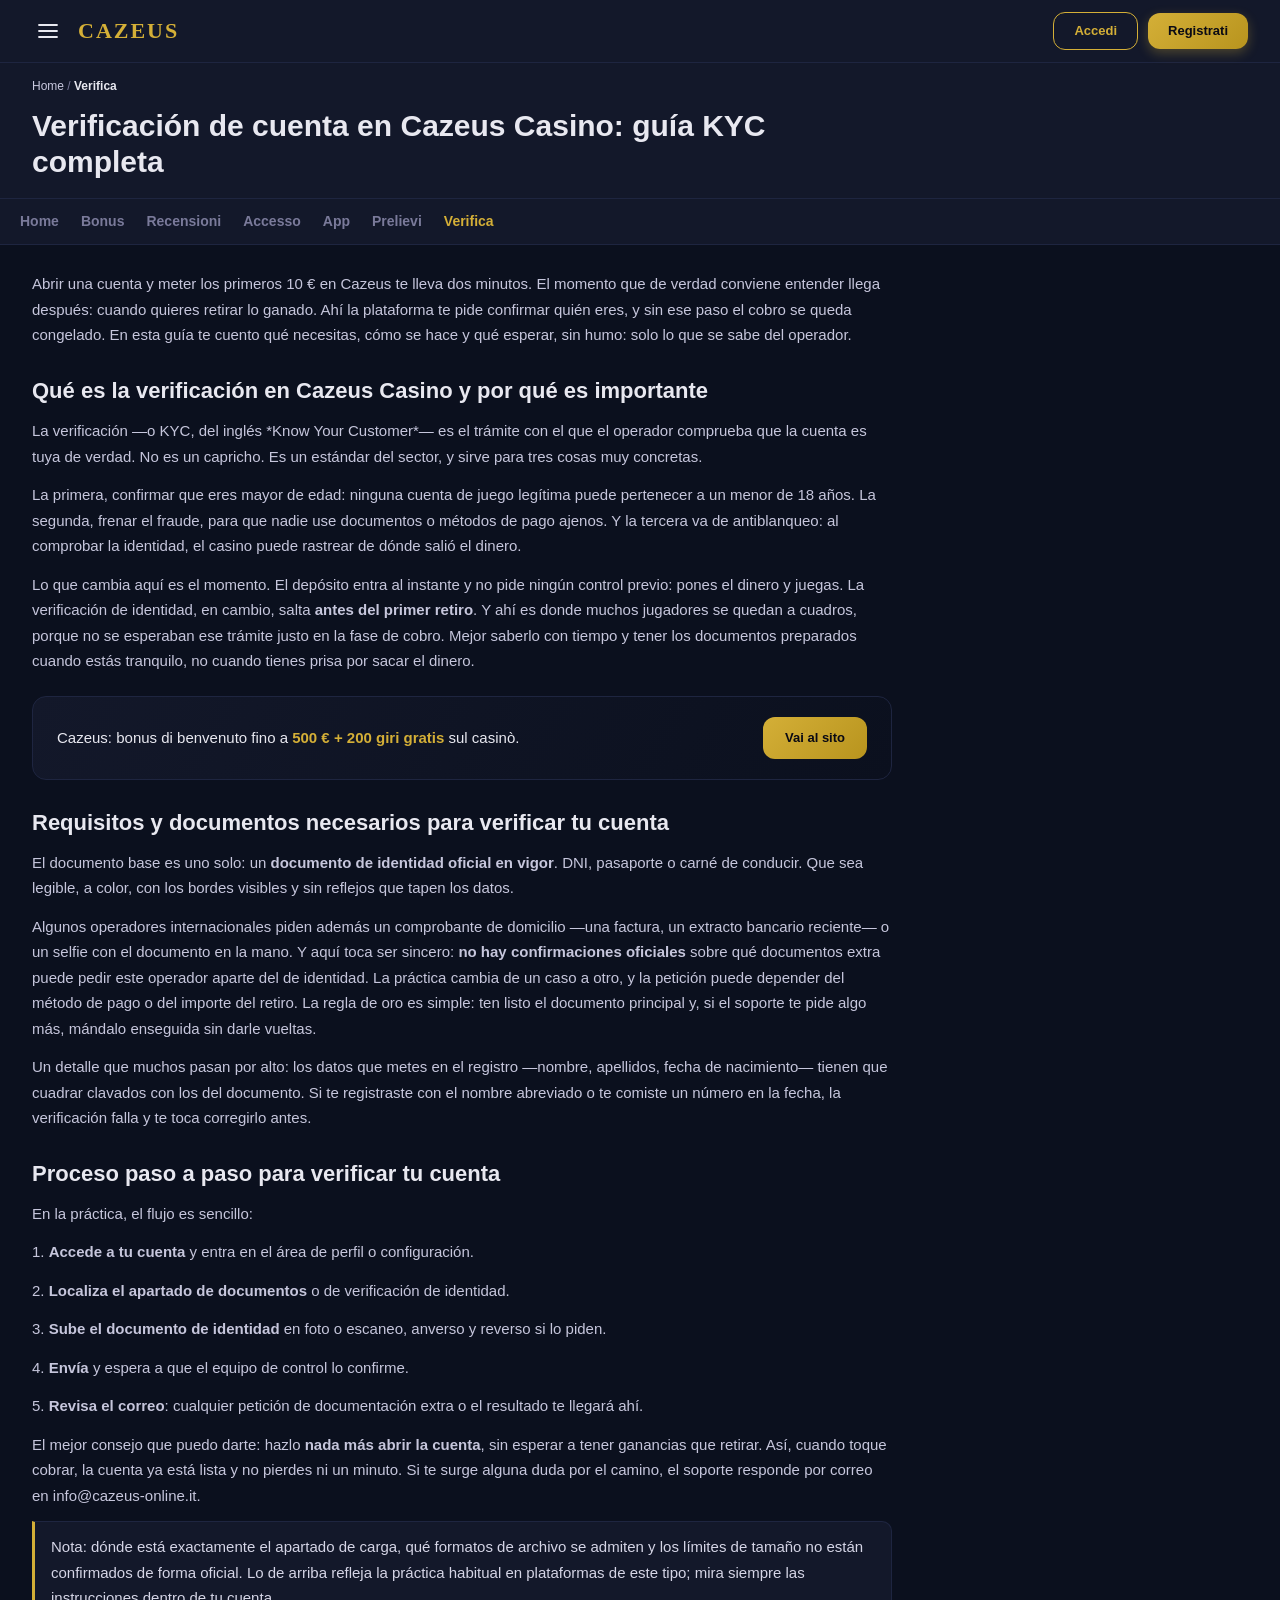
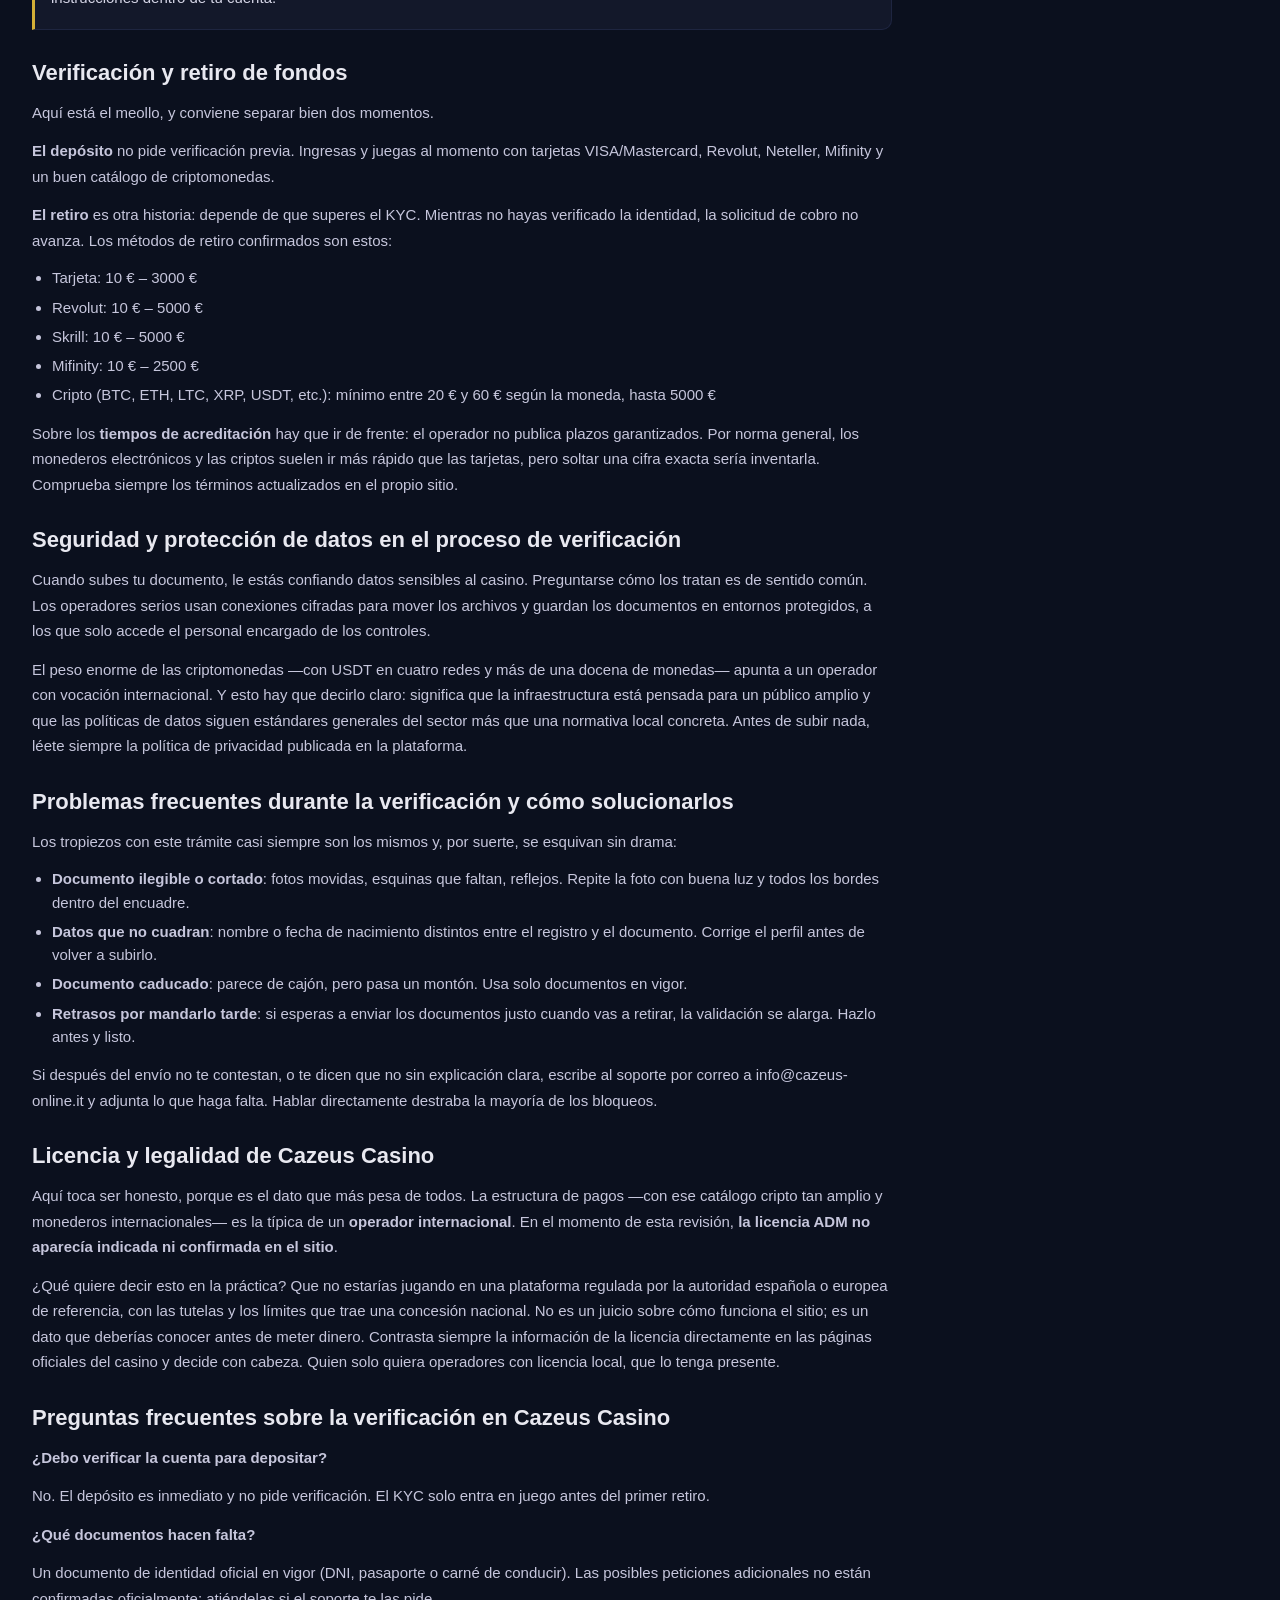
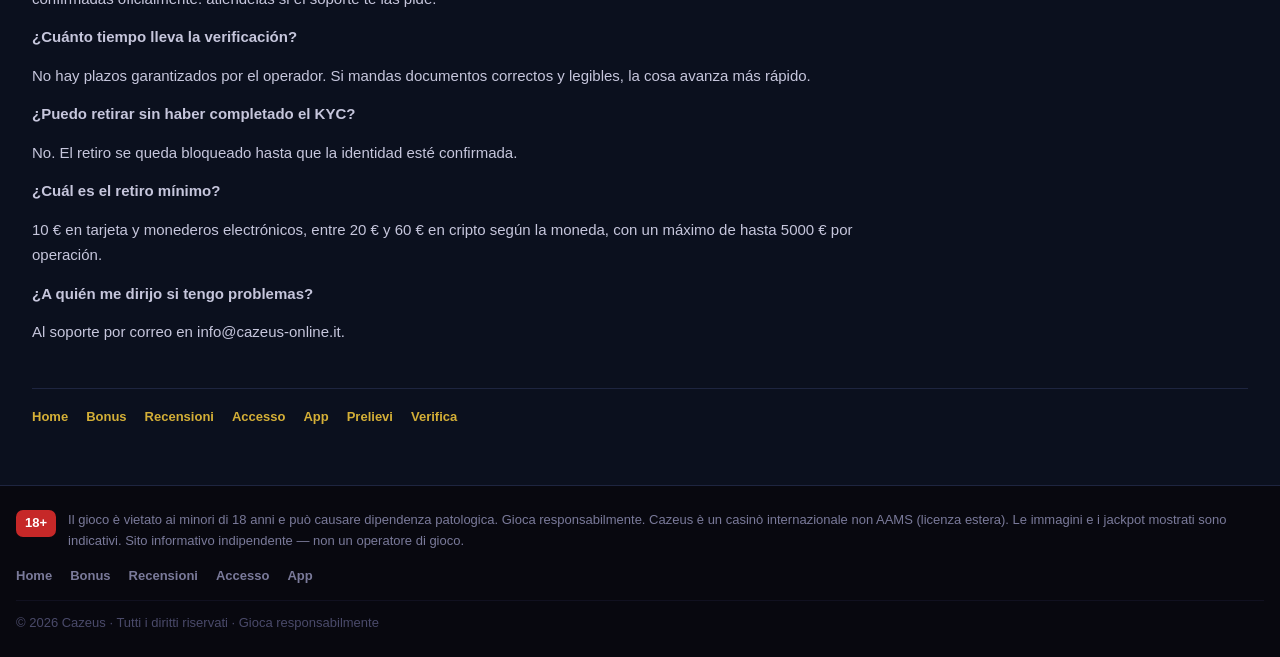
<file: verifica/index.html>
<!DOCTYPE html>
<html lang="it">
<head>
<meta charset="UTF-8">
<meta name="viewport" content="width=device-width, initial-scale=1">
<title>Verificación Cazeus Casino: guía KYC y retiros</title>
<meta name="description" content="Aprende cómo verificar tu cuenta en Cazeus Casino, qué documentos necesitas para el KYC y por qué es clave antes de retirar tus ganancias.">
<link rel="icon" type="image/svg+xml" href="/assets/favicon.svg">
<link rel="stylesheet" href="/assets/style.css">
<link rel="canonical" href="https://ecomuseominiererosas.it/verifica/">
<link rel="alternate" hreflang="it-it" href="https://ecomuseominiererosas.it/verifica/">
<link rel="alternate" hreflang="x-default" href="https://ecomuseominiererosas.it/">
<style>
.subTop{background:var(--surface);border-bottom:1px solid var(--line)}
.crumbs{font-size:12px;color:var(--mut);padding:14px 0 0}.crumbs a{color:#c9c9df}.crumbs b{color:var(--ink)}
.subHero{padding:12px 0 18px}.subHero h1{color:var(--ink);font-size:30px;font-weight:800;line-height:1.2;max-width:820px}
.clusterNav{background:var(--surface);border-bottom:1px solid var(--line);position:sticky;top:0;z-index:20}
.clusterNavIn{display:flex;gap:6px 22px;flex-wrap:wrap;padding:12px 20px;font-size:14px}
.clusterNav a{color:var(--mut);font-weight:700}.clusterNav a:hover{color:var(--ink)}.clusterNav a.on{color:var(--gold)}
.article{max-width:860px;padding:26px 0 10px}
.article h2{font-size:22px;margin:26px 0 10px;color:var(--ink)}.article h3{font-size:17px;margin:18px 0 8px;color:var(--ink)}
.article p{color:#c6c6dc;margin-bottom:13px;line-height:1.7}
.article ul{margin:0 0 14px 20px}.article li{margin-bottom:6px;color:#c6c6dc}
.article a{color:var(--gold);font-weight:600}
.article .tbl{overflow-x:auto;margin:0 0 16px}
.article table{width:100%;border-collapse:collapse;font-size:14px}
.article th,.article td{border:1px solid var(--line);padding:9px 12px;text-align:left;color:#c6c6dc}
.article th{background:var(--surface);color:var(--ink);font-weight:700}
.article details.faq,.article blockquote.note{border:1px solid var(--line);border-radius:10px;padding:12px 16px;margin-bottom:10px;background:var(--surface)}
.article details.faq summary{font-weight:700;cursor:pointer;color:var(--ink)}.article details.faq p{margin:8px 0 0}
.article blockquote.note{border-left:3px solid var(--gold);border-radius:0 10px 10px 0}
.article blockquote.note>*:first-child{margin-top:0}.article blockquote.note p{margin:0 0 6px;color:#d5d5e6}.article blockquote.note ul{margin:6px 0 0 18px}
.stars{color:var(--gold);letter-spacing:1px;white-space:nowrap}
.ctaBox{background:linear-gradient(120deg,#13182a,#0b101e);border:1px solid var(--line);border-radius:14px;padding:20px 24px;margin:22px 0;display:flex;align-items:center;justify-content:space-between;gap:16px;flex-wrap:wrap}
.ctaBox b{color:var(--gold)}.ctaBox .btn{background:linear-gradient(135deg,#d4af37,#b8941e);color:#0a0a14;padding:11px 22px;border-radius:12px;font-weight:700}
.clusterFoot{display:flex;gap:8px 18px;flex-wrap:wrap;padding:18px 0;border-top:1px solid var(--line);font-size:13px;margin-top:20px}
.clusterFoot a{color:var(--gold);font-weight:600}
.appBox{background:var(--surface);border:1px solid var(--line);border-radius:16px;padding:20px 22px;margin:6px 0 24px}
.appHead{display:flex;gap:16px;align-items:center;flex-wrap:wrap}
.appIco{width:64px;height:64px;border-radius:16px;background:#fff;padding:8px;flex:none}
.appMeta{flex:1;min-width:220px}.appName{font-size:20px;font-weight:800;color:var(--ink)}
.appRate{font-size:13px;color:var(--green);margin:2px 0 12px}.appRate b{color:var(--gold)}
.appBtns{display:flex;gap:10px;flex-wrap:wrap}
.appBox .btn.appDl{background:linear-gradient(135deg,#d4af37,#b8941e);color:#0a0a14;padding:11px 18px;border-radius:12px;font-weight:700}
.appBox .btn.appDl.ios{background:transparent;border:1.5px solid var(--gold);color:var(--gold)}
.appSpec{width:100%;border-collapse:collapse;margin-top:18px;font-size:14px}
.appSpec td{border-top:1px solid var(--line);padding:10px 4px;color:#c6c6dc}.appSpec td:first-child{color:var(--mut);width:42%}
.reviews{display:grid;grid-template-columns:1fr 1fr;gap:12px;margin:6px 0 20px}
.rvw{background:var(--surface);border:1px solid var(--line);border-radius:12px;padding:14px 16px}
.rvw-h{display:flex;justify-content:space-between;align-items:center;margin-bottom:7px;gap:8px}
.rvw-n{font-weight:700;color:var(--ink)}.rvw-s{color:var(--gold);font-size:13px;letter-spacing:1px;white-space:nowrap}
.rvw-t{color:#c6c6dc;font-size:14px;margin:0;line-height:1.6}
@media(max-width:640px){.reviews{grid-template-columns:1fr}}
.promoWrap{margin:8px 0 24px}
.promoGroupT{font-size:12px;text-transform:uppercase;letter-spacing:.06em;color:var(--mut);font-weight:800;margin:16px 0 10px}
.promoGrid{display:grid;grid-template-columns:repeat(3,1fr);gap:12px}
.promoTile{display:block;border-radius:14px;overflow:hidden;border:1px solid var(--line);background:var(--surface);transition:.15s}
.promoTile:hover{transform:translateY(-2px);border-color:var(--gold);box-shadow:0 8px 22px rgba(0,0,0,.45)}
.promoTile img{display:block;width:100%;height:auto}
@media(max-width:840px){.promoGrid{grid-template-columns:repeat(2,1fr)}}
@media(max-width:520px){.promoGrid{grid-template-columns:1fr}}
</style>
<script type="application/ld+json">{"@context": "https://schema.org", "@type": "BreadcrumbList", "itemListElement": [{"@type": "ListItem", "position": 1, "name": "Home", "item": "https://ecomuseominiererosas.it/"}, {"@type": "ListItem", "position": 2, "name": "Verificación de cuenta en Cazeus Casino: guía KYC completa", "item": "https://ecomuseominiererosas.it/verifica/"}]}</script>
</head>
<body>
<header class="header-wrapper">
  <div class="header-container wrap">
    <div class="stb-header">
      <div class="header__nav">
        <button class="nav-control" type="button" aria-label="Apri il menu">
          <svg width="24" height="24" viewBox="0 0 24 24" fill="none" aria-hidden="true">
            <line x1="3" y1="6" x2="21" y2="6" stroke="currentColor" stroke-width="1.8" stroke-linecap="round"></line>
            <line x1="3" y1="12" x2="21" y2="12" stroke="currentColor" stroke-width="1.8" stroke-linecap="round"></line>
            <line x1="3" y1="18" x2="21" y2="18" stroke="currentColor" stroke-width="1.8" stroke-linecap="round"></line>
          </svg>
        </button>
        <a class="stb-logo" href="/">CAZEUS</a>
      </div>
      <div class="header__actions">
        <a class="btn btn--secondary" data-aff href="https://api.ecomuseominiererosas.it/login">Accedi</a>
        <a class="btn btn--primary" data-aff href="https://api.ecomuseominiererosas.it/login">Registrati</a>
      </div>
    </div>
  </div>
</header>
<section class="subTop"><div class="wrap">
  <div class="crumbs"><a href="/">Home</a> / <b>Verifica</b></div>
  <div class="subHero"><h1>Verificación de cuenta en Cazeus Casino: guía KYC completa</h1></div>
</div></section>
<div class="clusterNav"><div class="wrap clusterNavIn"><a href="/">Home</a><a href="/bonus/">Bonus</a><a href="/recensioni/">Recensioni</a><a href="/accesso/">Accesso</a><a href="/app/">App</a><a href="/prelievi/">Prelievi</a><a href="/verifica/" class="on">Verifica</a></div></div>
<main class="wrap">
  <article class="article">
<p>Abrir una cuenta y meter los primeros 10 € en Cazeus te lleva dos minutos. El momento que de verdad conviene entender llega después: cuando quieres retirar lo ganado. Ahí la plataforma te pide confirmar quién eres, y sin ese paso el cobro se queda congelado. En esta guía te cuento qué necesitas, cómo se hace y qué esperar, sin humo: solo lo que se sabe del operador.</p>
<h2>Qué es la verificación en Cazeus Casino y por qué es importante</h2>
<p>La verificación —o KYC, del inglés *Know Your Customer*— es el trámite con el que el operador comprueba que la cuenta es tuya de verdad. No es un capricho. Es un estándar del sector, y sirve para tres cosas muy concretas.</p>
<p>La primera, confirmar que eres mayor de edad: ninguna cuenta de juego legítima puede pertenecer a un menor de 18 años. La segunda, frenar el fraude, para que nadie use documentos o métodos de pago ajenos. Y la tercera va de antiblanqueo: al comprobar la identidad, el casino puede rastrear de dónde salió el dinero.</p>
<p>Lo que cambia aquí es el momento. El depósito entra al instante y no pide ningún control previo: pones el dinero y juegas. La verificación de identidad, en cambio, salta <b>antes del primer retiro</b>. Y ahí es donde muchos jugadores se quedan a cuadros, porque no se esperaban ese trámite justo en la fase de cobro. Mejor saberlo con tiempo y tener los documentos preparados cuando estás tranquilo, no cuando tienes prisa por sacar el dinero.</p>
<div class="ctaBox"><div>Cazeus: bonus di benvenuto fino a <b>500 € + 200 giri gratis</b> sul casinò.</div><a class="btn" href="https://api.ecomuseominiererosas.it/login">Vai al sito</a></div><h2>Requisitos y documentos necesarios para verificar tu cuenta</h2>
<p>El documento base es uno solo: un <b>documento de identidad oficial en vigor</b>. DNI, pasaporte o carné de conducir. Que sea legible, a color, con los bordes visibles y sin reflejos que tapen los datos.</p>
<p>Algunos operadores internacionales piden además un comprobante de domicilio —una factura, un extracto bancario reciente— o un selfie con el documento en la mano. Y aquí toca ser sincero: <b>no hay confirmaciones oficiales</b> sobre qué documentos extra puede pedir este operador aparte del de identidad. La práctica cambia de un caso a otro, y la petición puede depender del método de pago o del importe del retiro. La regla de oro es simple: ten listo el documento principal y, si el soporte te pide algo más, mándalo enseguida sin darle vueltas.</p>
<p>Un detalle que muchos pasan por alto: los datos que metes en el registro —nombre, apellidos, fecha de nacimiento— tienen que cuadrar clavados con los del documento. Si te registraste con el nombre abreviado o te comiste un número en la fecha, la verificación falla y te toca corregirlo antes.</p>
<h2>Proceso paso a paso para verificar tu cuenta</h2>
<p>En la práctica, el flujo es sencillo:</p>
<p>1. <b>Accede a tu cuenta</b> y entra en el área de perfil o configuración.</p>
<p>2. <b>Localiza el apartado de documentos</b> o de verificación de identidad.</p>
<p>3. <b>Sube el documento de identidad</b> en foto o escaneo, anverso y reverso si lo piden.</p>
<p>4. <b>Envía</b> y espera a que el equipo de control lo confirme.</p>
<p>5. <b>Revisa el correo</b>: cualquier petición de documentación extra o el resultado te llegará ahí.</p>
<p>El mejor consejo que puedo darte: hazlo <b>nada más abrir la cuenta</b>, sin esperar a tener ganancias que retirar. Así, cuando toque cobrar, la cuenta ya está lista y no pierdes ni un minuto. Si te surge alguna duda por el camino, el soporte responde por correo en info@cazeus-online.it.</p>
<blockquote class="note"><p>Nota: dónde está exactamente el apartado de carga, qué formatos de archivo se admiten y los límites de tamaño no están confirmados de forma oficial. Lo de arriba refleja la práctica habitual en plataformas de este tipo; mira siempre las instrucciones dentro de tu cuenta.</p></blockquote>
<h2>Verificación y retiro de fondos</h2>
<p>Aquí está el meollo, y conviene separar bien dos momentos.</p>
<p><b>El depósito</b> no pide verificación previa. Ingresas y juegas al momento con tarjetas VISA/Mastercard, Revolut, Neteller, Mifinity y un buen catálogo de criptomonedas.</p>
<p><b>El retiro</b> es otra historia: depende de que superes el KYC. Mientras no hayas verificado la identidad, la solicitud de cobro no avanza. Los métodos de retiro confirmados son estos:</p>
<ul><li>Tarjeta: 10 € – 3000 €</li><li>Revolut: 10 € – 5000 €</li><li>Skrill: 10 € – 5000 €</li><li>Mifinity: 10 € – 2500 €</li><li>Cripto (BTC, ETH, LTC, XRP, USDT, etc.): mínimo entre 20 € y 60 € según la moneda, hasta 5000 €</li></ul>
<p>Sobre los <b>tiempos de acreditación</b> hay que ir de frente: el operador no publica plazos garantizados. Por norma general, los monederos electrónicos y las criptos suelen ir más rápido que las tarjetas, pero soltar una cifra exacta sería inventarla. Comprueba siempre los términos actualizados en el propio sitio.</p>
<h2>Seguridad y protección de datos en el proceso de verificación</h2>
<p>Cuando subes tu documento, le estás confiando datos sensibles al casino. Preguntarse cómo los tratan es de sentido común. Los operadores serios usan conexiones cifradas para mover los archivos y guardan los documentos en entornos protegidos, a los que solo accede el personal encargado de los controles.</p>
<p>El peso enorme de las criptomonedas —con USDT en cuatro redes y más de una docena de monedas— apunta a un operador con vocación internacional. Y esto hay que decirlo claro: significa que la infraestructura está pensada para un público amplio y que las políticas de datos siguen estándares generales del sector más que una normativa local concreta. Antes de subir nada, léete siempre la política de privacidad publicada en la plataforma.</p>
<h2>Problemas frecuentes durante la verificación y cómo solucionarlos</h2>
<p>Los tropiezos con este trámite casi siempre son los mismos y, por suerte, se esquivan sin drama:</p>
<ul><li><b>Documento ilegible o cortado</b>: fotos movidas, esquinas que faltan, reflejos. Repite la foto con buena luz y todos los bordes dentro del encuadre.</li><li><b>Datos que no cuadran</b>: nombre o fecha de nacimiento distintos entre el registro y el documento. Corrige el perfil antes de volver a subirlo.</li><li><b>Documento caducado</b>: parece de cajón, pero pasa un montón. Usa solo documentos en vigor.</li><li><b>Retrasos por mandarlo tarde</b>: si esperas a enviar los documentos justo cuando vas a retirar, la validación se alarga. Hazlo antes y listo.</li></ul>
<p>Si después del envío no te contestan, o te dicen que no sin explicación clara, escribe al soporte por correo a info@cazeus-online.it y adjunta lo que haga falta. Hablar directamente destraba la mayoría de los bloqueos.</p>
<h2>Licencia y legalidad de Cazeus Casino</h2>
<p>Aquí toca ser honesto, porque es el dato que más pesa de todos. La estructura de pagos —con ese catálogo cripto tan amplio y monederos internacionales— es la típica de un <b>operador internacional</b>. En el momento de esta revisión, <b>la licencia ADM no aparecía indicada ni confirmada en el sitio</b>.</p>
<p>¿Qué quiere decir esto en la práctica? Que no estarías jugando en una plataforma regulada por la autoridad española o europea de referencia, con las tutelas y los límites que trae una concesión nacional. No es un juicio sobre cómo funciona el sitio; es un dato que deberías conocer antes de meter dinero. Contrasta siempre la información de la licencia directamente en las páginas oficiales del casino y decide con cabeza. Quien solo quiera operadores con licencia local, que lo tenga presente.</p>
<h2>Preguntas frecuentes sobre la verificación en Cazeus Casino</h2>
<p><b>¿Debo verificar la cuenta para depositar?</b></p>
<p>No. El depósito es inmediato y no pide verificación. El KYC solo entra en juego antes del primer retiro.</p>
<p><b>¿Qué documentos hacen falta?</b></p>
<p>Un documento de identidad oficial en vigor (DNI, pasaporte o carné de conducir). Las posibles peticiones adicionales no están confirmadas oficialmente: atiéndelas si el soporte te las pide.</p>
<p><b>¿Cuánto tiempo lleva la verificación?</b></p>
<p>No hay plazos garantizados por el operador. Si mandas documentos correctos y legibles, la cosa avanza más rápido.</p>
<p><b>¿Puedo retirar sin haber completado el KYC?</b></p>
<p>No. El retiro se queda bloqueado hasta que la identidad esté confirmada.</p>
<p><b>¿Cuál es el retiro mínimo?</b></p>
<p>10 € en tarjeta y monederos electrónicos, entre 20 € y 60 € en cripto según la moneda, con un máximo de hasta 5000 € por operación.</p>
<p><b>¿A quién me dirijo si tengo problemas?</b></p>
<p>Al soporte por correo en info@cazeus-online.it.</p>
  </article>
  <div class="clusterFoot"><a href="/">Home</a><a href="/bonus/">Bonus</a><a href="/recensioni/">Recensioni</a><a href="/accesso/">Accesso</a><a href="/app/">App</a><a href="/prelievi/">Prelievi</a><a href="/verifica/">Verifica</a></div>
</main>
<footer>
  <div class="fwrap">
    <div class="comp">
      <span class="age">18+</span>
      <span>Il gioco è vietato ai minori di 18 anni e può causare dipendenza patologica. Gioca responsabilmente. Cazeus è un casinò internazionale non AAMS (licenza estera). Le immagini e i jackpot mostrati sono indicativi. Sito informativo indipendente — non un operatore di gioco.</span>
    </div>
    <nav class="cluster-foot"><a href="/">Home</a><a href="/bonus/">Bonus</a><a href="/recensioni/">Recensioni</a><a href="/accesso/">Accesso</a><a href="/app/">App</a></nav>
    <div class="low">© 2026 Cazeus · Tutti i diritti riservati · Gioca responsabilmente</div>
  </div>
</footer>
</body>
</html>
</file>
<file: assets/style.css>
:root{
  --bg:#0b101e; --surface:#13182a; --ink:#e8e8f0; --mut:#7a7a9a; --line:#1e2540;
  --gold:#d4af37; --gold-d:#b8941e; --gold-glow:rgba(212,175,55,.3);
  --green:#2ea83c; --green-d:#1d8a2a;
  --side:#0b101e; --pill:#13182a; --r:22px; --r-s:16px;
  --shadow:0 6px 18px rgba(0,0,0,.55); --shadow-sm:0 3px 10px rgba(0,0,0,.45);
}
body{background:#0b101e;overflow-x:hidden}
*{box-sizing:border-box;margin:0;padding:0}
body{font-family:-apple-system,"Segoe UI",Roboto,Arial,sans-serif;background:var(--bg);color:var(--ink);font-size:15px;line-height:1.55}
a{color:inherit;text-decoration:none}
img{display:block;max-width:100%}
.wrap{max-width:1500px;margin:0 auto;padding:0 32px}

/* HEADER */
.header-wrapper{background:#13182a;border-bottom:1px solid var(--line)}
.stb-header{display:flex;align-items:center;justify-content:space-between;padding:12px 0}
.header__nav{display:flex;align-items:center;gap:14px}
.nav-control{background:none;border:none;cursor:pointer;color:var(--ink);display:grid;place-items:center;padding:4px;border-radius:8px;transition:.15s}
.nav-control:hover{background:var(--surface)}
.stb-logo{font-family:Georgia,"Times New Roman",serif;font-weight:900;font-size:22px;color:var(--gold);letter-spacing:2px}
.header__actions{display:flex;align-items:center;gap:10px}
.btn{padding:8px 20px;border-radius:12px;font-weight:700;font-size:13px;white-space:nowrap;cursor:pointer;transition:.15s}
.btn--secondary{border:1.5px solid var(--gold);color:var(--gold);background:transparent}
.btn--secondary:hover{background:rgba(212,175,55,.1)}
.btn--primary{border:0;background:linear-gradient(135deg,#d4af37,#b8941e);color:#0a0a14;box-shadow:0 4px 12px var(--gold-glow)}
.btn--primary:hover{transform:translateY(-1px);box-shadow:0 6px 16px var(--gold-glow)}

/* DRAWER */
.drawer-ov{position:fixed;inset:0;background:rgba(5,7,15,.65);z-index:90;opacity:0;transition:opacity .25s;backdrop-filter:blur(2px)}
.drawer-ov.show{opacity:1}
.drawer{position:fixed;top:0;left:0;bottom:0;width:280px;max-width:85vw;background:var(--surface);border-right:1px solid var(--line);z-index:91;transform:translateX(-100%);transition:transform .25s ease;display:flex;flex-direction:column;overflow-y:auto;padding:14px}
.drawer.open{transform:translateX(0)}
.drawer__head{display:flex;align-items:center;justify-content:space-between;padding-bottom:14px;margin-bottom:6px;border-bottom:1px solid var(--line)}
.drawer__close{background:none;border:none;color:var(--ink);cursor:pointer;display:grid;place-items:center;padding:4px;border-radius:8px}
.drawer__close:hover{background:rgba(255,255,255,.06)}
.drawer__nav{display:flex;flex-direction:column;gap:3px}
.drawer .nav-item{width:auto;height:auto;min-width:0;padding:10px 13px;justify-content:flex-start;border-radius:14px}
.drawer .nav-item .ic{width:26px;height:26px;background:rgba(255,255,255,.06)}
.drawer .nav-item__title{display:block}
.drawer .nav-sep{width:auto;height:5px;background:none;align-self:auto;margin:0}

/* LAYOUT */
.shell{display:grid;grid-template-columns:230px minmax(0,1fr);gap:18px;padding-bottom:40px}
.side{display:flex;flex-direction:column;gap:3px;min-width:0;position:sticky;top:14px;align-self:start;max-height:calc(100vh - 28px);overflow-y:auto;scrollbar-width:none;padding-top:14px}
.side::-webkit-scrollbar{display:none}
.nav-item{display:flex;align-items:center;gap:11px;background:var(--surface);border:1px solid var(--line);border-radius:14px;padding:10px 13px;font-weight:600;font-size:13.5px;color:var(--ink);transition:.15s}
.nav-item__title{flex:1}
.nav-item .ic{width:26px;height:26px;display:grid;place-items:center;background:rgba(255,255,255,.06);border-radius:50%;flex:none}
.ic-img{width:16px;height:16px;display:block;object-fit:contain;filter:brightness(0) invert(1);opacity:.7}
.nav-item.active .ic-img,.nav-item.seasonal .ic-img{opacity:1}
.foot-ico{opacity:.5}
.nav-item.active{color:#0a0a14;background:linear-gradient(135deg,#d4af37,#b8941e);border-color:transparent;box-shadow:0 5px 14px var(--gold-glow)}
.nav-item.active .ic{background:rgba(10,10,20,.2)}
.nav-item.seasonal{color:var(--gold);border-color:rgba(212,175,55,.25);background:rgba(212,175,55,.07)}
.nav-item.seasonal .ic{background:rgba(212,175,55,.12)}
.nav-item:hover:not(.active):not(.seasonal){background:#171d30;transform:translateY(-1px)}
.nav-sep{height:5px}
.side-offer{margin-top:10px;background:linear-gradient(160deg,#1a1530 0%,#0e1020 100%);border:1px solid rgba(212,175,55,.22);border-radius:16px;padding:16px 14px;text-align:center}
.side-offer__badge{display:inline-block;background:rgba(212,175,55,.15);color:var(--gold);font-size:10px;font-weight:800;text-transform:uppercase;letter-spacing:.06em;padding:3px 10px;border-radius:20px;border:1px solid rgba(212,175,55,.25);margin-bottom:8px}
.side-offer__title{font-size:22px;font-weight:900;line-height:1.15;color:#fff}
.side-offer__title span{color:var(--gold)}
.side-offer__sub{font-size:11px;color:var(--mut);margin:6px 0 12px}
.side-offer__cta{display:block;background:linear-gradient(135deg,#d4af37,#b8941e);color:#0a0a14;font-weight:800;font-size:13px;padding:10px 16px;border-radius:12px;box-shadow:0 4px 12px var(--gold-glow);transition:.15s}
.side-offer__cta:hover{transform:translateY(-1px);box-shadow:0 6px 16px var(--gold-glow)}
.side-foot{margin-top:8px;padding-top:8px;border-top:1px solid var(--line);display:flex;flex-direction:row;gap:2px}
.foot-item{display:flex;align-items:center;gap:6px;padding:8px 10px;border-radius:12px;font-size:12px;font-weight:600;color:var(--mut);flex:1;justify-content:center;background:none;border:none;cursor:pointer}
.foot-item:hover{background:var(--surface);color:var(--ink)}

/* BANNER */
.banner{position:relative;border-radius:22px;overflow:hidden;background:linear-gradient(135deg,#0d0d22 0%,#1a1030 50%,#12100a 100%);min-height:280px;display:flex;align-items:center;border:1px solid #2a2040}
.banner::before{content:'';position:absolute;inset:0;background:radial-gradient(600px 300px at 80% 50%,rgba(212,175,55,.12),transparent)}
.banner .ov{position:relative;z-index:2;padding:32px 40px;max-width:560px}
.banner .kick{display:inline-block;background:rgba(212,175,55,.15);color:var(--gold);font-weight:700;font-size:12px;padding:5px 12px;border-radius:999px;margin-bottom:12px;border:1px solid rgba(212,175,55,.3)}
.banner h2.bn{color:#fff;font-size:36px;line-height:1.1;font-weight:900;text-shadow:0 2px 14px rgba(0,0,0,.5)}
.banner h2.bn span{color:var(--gold)}
.banner .sub{color:#b0b0c8;margin-top:8px;font-size:14px}
.banner .cta{margin-top:20px;display:inline-block;background:linear-gradient(135deg,#d4af37,#b8941e);color:#0a0a14;font-weight:900;font-size:17px;padding:14px 36px;border-radius:14px;box-shadow:0 6px 18px var(--gold-glow)}
.banner .cta:hover{transform:translateY(-1px);box-shadow:0 9px 22px var(--gold-glow)}
.banner .stars{position:absolute;top:0;right:0;width:45%;height:100%;pointer-events:none;overflow:hidden}
.banner .stars::after{content:'★★★★';position:absolute;right:20px;top:50%;transform:translateY(-50%);font-size:60px;color:rgba(212,175,55,.07);letter-spacing:4px;white-space:nowrap}

/* INTRO */
.intro{margin:24px 2px 4px}
.intro h1{font-size:24px;font-weight:800;line-height:1.25;color:var(--ink)}
.intro p{color:var(--mut);margin-top:10px;max-width:920px;line-height:1.6}

/* CATEGORIES MENU */
.menu{display:flex;align-items:center;gap:0;padding:8px 0;border-bottom:1px solid var(--line)}
.scroller{display:flex;gap:0;overflow-x:auto;scrollbar-width:none;-ms-overflow-style:none}
.scroller::-webkit-scrollbar{display:none}
.category{display:flex;flex-direction:column;align-items:center;gap:5px;padding:6px 10px;border-radius:12px;font-size:11px;font-weight:600;color:var(--mut);white-space:nowrap;transition:.15s;flex:none;text-align:center}
.category:hover,.category--active{background:var(--surface);color:var(--ink)}
.category__picture{width:40px;height:40px;border-radius:50%;background:var(--surface);display:grid;place-items:center;overflow:hidden;flex:none}
.category__img{width:30px;height:30px;object-fit:contain;display:block}
.category--icon{padding:6px 8px}
.category--icon .category__picture{background:transparent;border-radius:0}
.category--icon svg{color:var(--mut)}

/* SECTION */
.sec{margin-top:28px}
.sec-h{display:flex;align-items:center;justify-content:space-between;margin-bottom:14px}
.sec-h h2{font-size:20px;font-weight:800;color:var(--ink)}
.sec-h a{color:var(--gold);font-weight:700;font-size:13px;white-space:nowrap;flex:none;padding-left:10px}
.sec-h a:hover{text-decoration:underline}
.grid{display:grid;grid-template-columns:repeat(6,1fr);gap:13px}
.card{background:var(--surface);border:1px solid var(--line);border-radius:var(--r-s);overflow:hidden;box-shadow:var(--shadow-sm);position:relative;transition:transform .15s,box-shadow .15s,border-color .15s}
.card:hover{transform:translateY(-3px);box-shadow:var(--shadow);border-color:rgba(212,175,55,.25)}
.card .thumb{position:relative;aspect-ratio:2/3;background:#1a1a2e}
.card.tall .thumb{aspect-ratio:9/16}
.card .thumb img{width:100%;height:100%;object-fit:cover}
.badge{position:absolute;top:8px;left:8px;font-size:10px;font-weight:800;text-transform:uppercase;letter-spacing:.04em;padding:3px 8px;border-radius:6px;color:#fff}
.badge.nuovo{background:#2563eb}
.badge.dw{background:#ea580c}
.jp{position:absolute;bottom:8px;left:8px;right:8px;text-align:center;font-size:11px;font-weight:800;color:#fff;background:rgba(0,0,0,.55);border-radius:6px;padding:2px;backdrop-filter:blur(2px)}
.lrange{position:absolute;top:8px;right:8px;background:rgba(10,10,20,.75);color:#fff;font-size:10px;font-weight:700;padding:2px 7px;border-radius:6px}
.results{position:absolute;bottom:7px;left:6px;right:6px;display:flex;gap:2px;overflow:hidden}
.chip{font-style:normal;font-size:9px;font-weight:800;color:#fff;min-width:15px;height:15px;display:grid;place-items:center;border-radius:3px;flex:none}
.chip.r{background:#d6263a}.chip.b{background:#23272f}.chip.g{background:#1f9d4d}
.lseats{position:absolute;bottom:7px;right:7px;display:flex;align-items:center;gap:4px;background:rgba(10,10,20,.75);color:#fff;font-size:10px;font-weight:700;padding:2px 7px;border-radius:6px}
.card .nm{padding:8px 9px;font-size:12px;font-weight:600;white-space:nowrap;overflow:hidden;text-overflow:ellipsis;color:var(--ink)}
.play{position:absolute;inset:0;display:flex;align-items:center;justify-content:center;background:rgba(10,10,20,.55);opacity:0;transition:.15s}
.card:hover .play{opacity:1}
.play .pbtn{width:46px;height:46px;border-radius:50%;background:linear-gradient(135deg,#d4af37,#b8941e);color:#0a0a14;display:grid;place-items:center;font-size:20px;box-shadow:0 4px 12px var(--gold-glow)}

/* SEO TEXT */
.seo{margin:32px 2px 0}
.seo h2{font-size:19px;font-weight:800;margin:22px 0 8px;color:var(--ink)}
.seo h2:first-of-type{margin-top:12px}
.seo p{color:var(--mut);margin-bottom:10px;max-width:980px;line-height:1.65}

/* FOOTER */
footer{background:#08080f;color:#7a7a9a;margin-top:40px;border-top:1px solid var(--line)}
footer .fwrap{max-width:1500px;margin:0 auto;padding:24px 16px;font-size:13px}
footer .comp{display:flex;align-items:flex-start;gap:12px;line-height:1.6}
.age{background:#c62828;color:#fff;font-weight:800;border-radius:7px;padding:3px 9px;font-size:13px;flex:none}
.cluster-foot{display:flex;flex-wrap:wrap;gap:8px 18px;margin-top:14px}
.cluster-foot a{color:var(--mut);font-weight:600;font-size:13px}
.cluster-foot a:hover{color:var(--gold)}
footer .low{border-top:1px solid #111120;margin-top:14px;padding-top:12px;color:#4a4a6a}

/* RESPONSIVE */
@media(max-width:1100px){
  .wrap{padding:0 20px}
  .grid{grid-template-columns:repeat(4,1fr);gap:11px}
}
@media(max-width:920px){
  .shell{grid-template-columns:minmax(0,1fr);gap:0}
  main{min-width:0}
  .side{max-width:100%}
  .side{flex-direction:row;flex-wrap:nowrap;overflow-x:auto;overflow-y:visible;max-height:none;position:static;gap:6px;padding:4px 0 6px;-ms-overflow-style:none;scrollbar-width:none}
  .side::-webkit-scrollbar{display:none}
  .nav-item__title{display:none}
  .nav-item{padding:0;width:42px;height:42px;min-width:42px;justify-content:center;border-radius:12px}
  .nav-item .ic{width:100%;height:100%;background:none}
  .nav-sep{width:1px;height:24px;align-self:center;background:var(--line);flex:none;margin:0 2px}
  .side-foot,.side-offer{display:none}
  .intro{margin:16px 0 4px}
  .banner h2.bn{font-size:26px}
  .banner .ov{padding:24px 28px}
}
@media(max-width:680px){
  .grid{grid-template-columns:repeat(3,1fr);gap:10px}
  .sec{margin-top:22px}
  .sec-h h2{font-size:18px}
}
@media(max-width:560px){
  .wrap{padding:0 12px}
  .header__nav{gap:8px}
  .stb-logo{font-size:18px;letter-spacing:1px}
  .header__actions{gap:7px}
  .btn{padding:7px 13px;font-size:12px}
  .banner{min-height:180px}
  .banner h2.bn{font-size:22px}
  .banner .ov{padding:18px 18px;max-width:none}
  .banner .cta{font-size:15px;padding:12px 28px}
  .intro h1{font-size:19px}
  .intro p{font-size:13.5px}
  .seo h2{font-size:17px}
}
@media(max-width:440px){
  .grid{grid-template-columns:repeat(2,1fr)}
  .btn--secondary{display:none}
  .sec-h a{font-size:12px}
}
</file>
